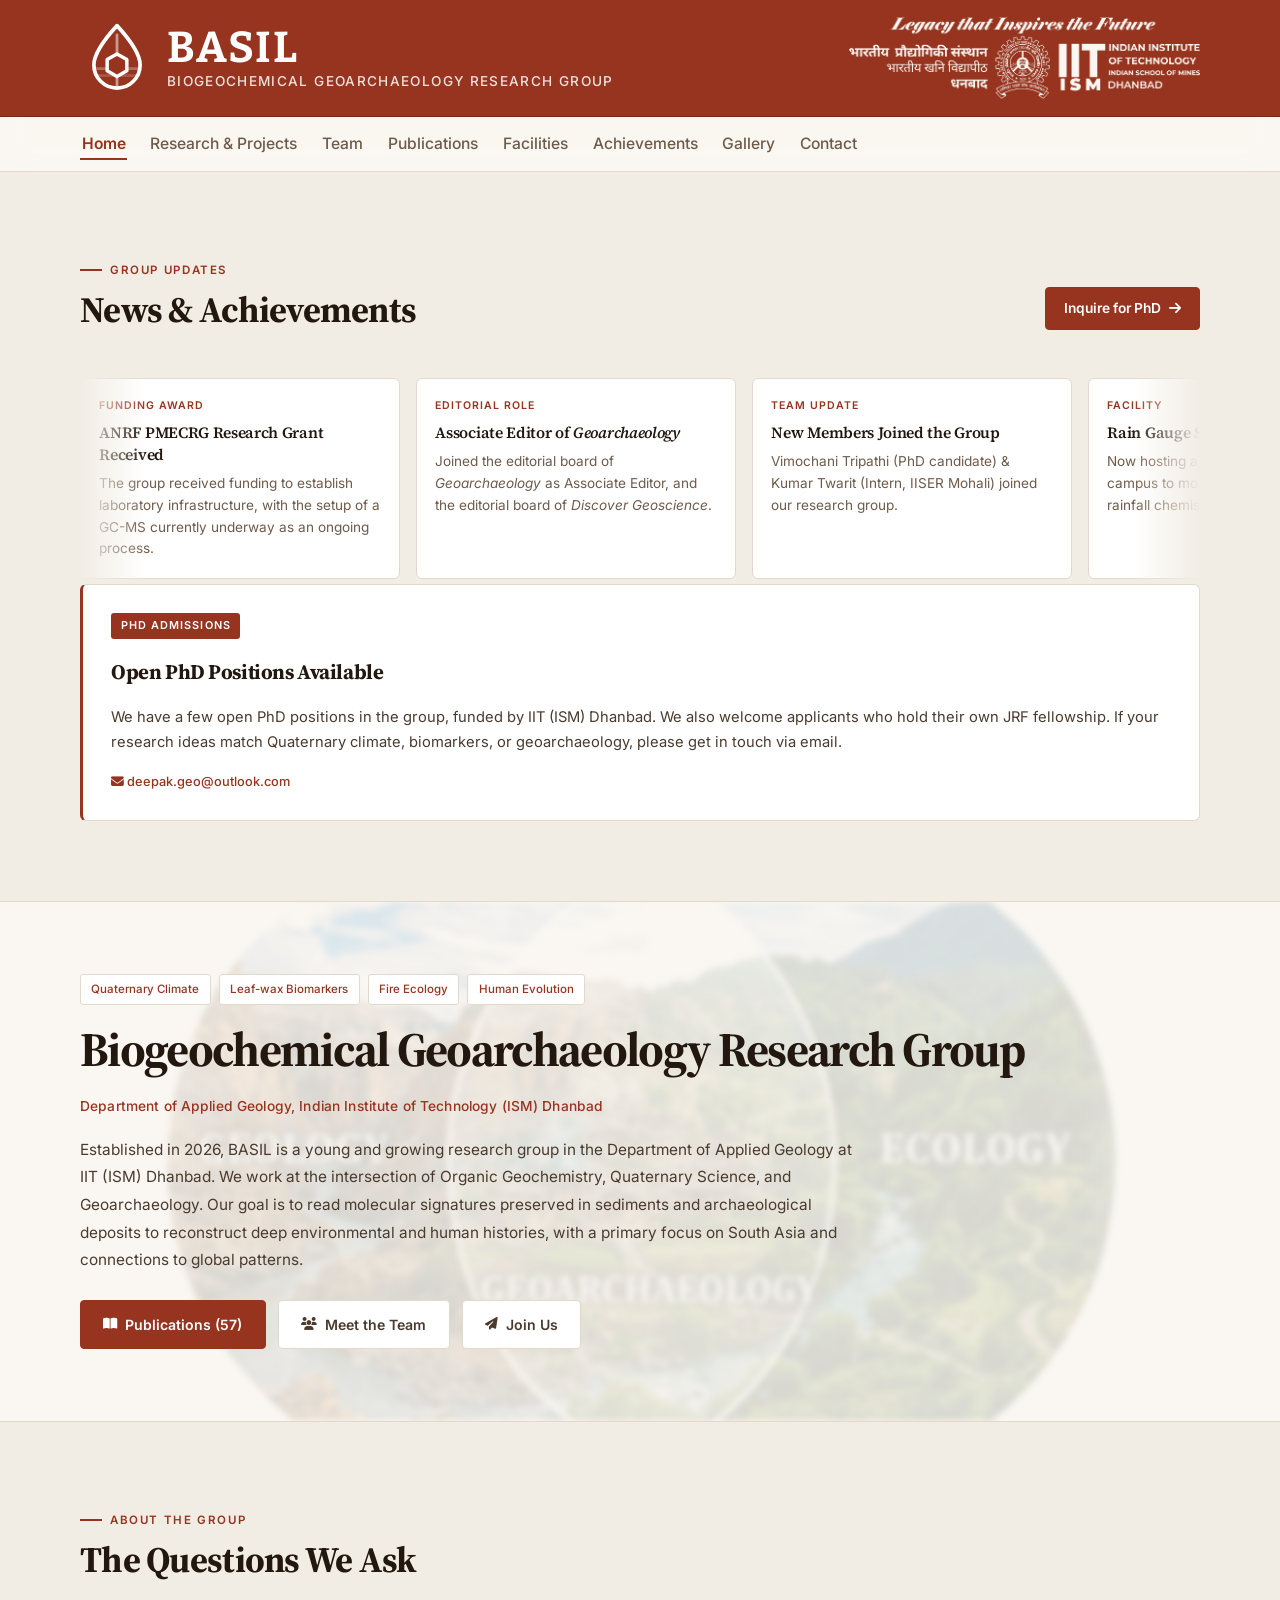
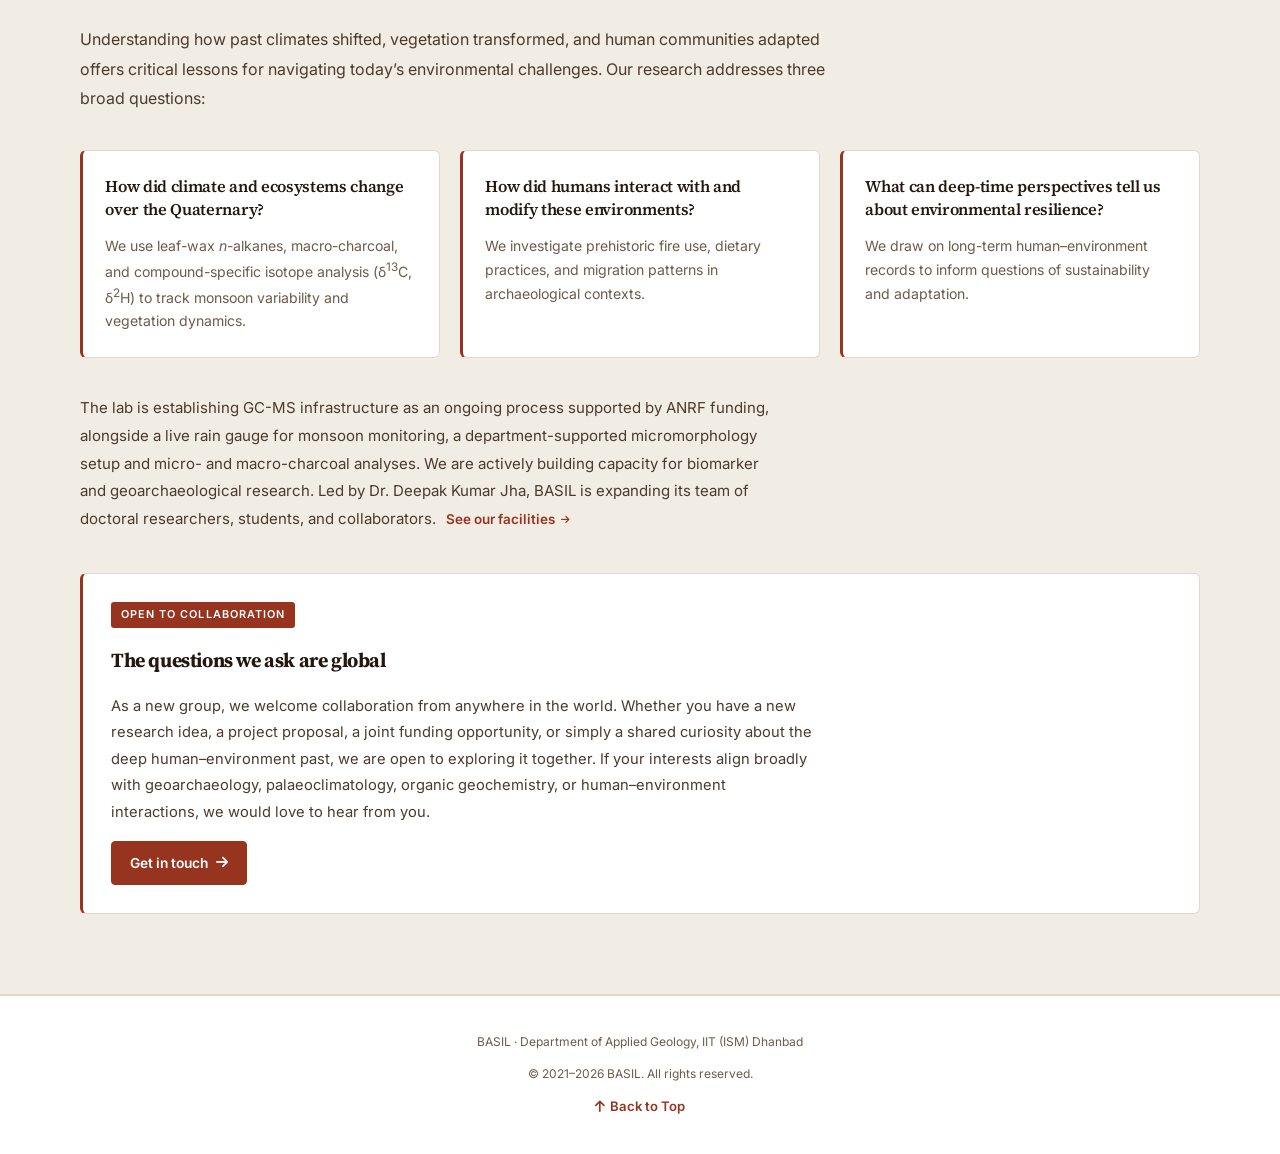
<file: index.html>
<!DOCTYPE html>
<!--
  ============================================================================
  BASIL - Biogeochemical Geoarchaeology Research Group
  Department of Applied Geology, IIT (ISM) Dhanbad

  PAGE: Home - hero introduction, partner logos, news & achievements

  HOW TO EDIT THIS PAGE
  ---------------------
  * Everything a visitor reads lives between <main> and </main> below.
  * The header/nav and footer are repeated on every page. If you change them,
    change them in ALL .html files (see README.md -> "Editing the navigation").
  * Styling lives in assets/css/style.css - colours are set once at the top.
  * Publications are DATA, not markup: edit assets/js/publications.js.
  * See README.md in the project root for step-by-step instructions.
  ============================================================================
-->
<html lang="en">
<head>
  <meta charset="UTF-8">
  <meta name="viewport" content="width=device-width, initial-scale=1.0">
  <title>BASIL | Biogeochemical Geoarchaeology Research Group | IIT (ISM) Dhanbad</title>

  <!-- SEO & academic metadata -->
  <meta name="description" content="BASIL, the Biogeochemical Geoarchaeology Research Group in the Department of Applied Geology at IIT (ISM) Dhanbad. Research on Quaternary climate, leaf-wax biomarkers and geoarchaeology.">
  <meta name="keywords" content="BASIL, Biogeochemical Geoarchaeology Research Group, Deepak Kumar Jha, geoarchaeology, leaf wax biomarkers, n-alkanes, Quaternary climate, IIT ISM Dhanbad, fire ecology, Belan Valley">
  <meta name="author" content="BASIL - Biogeochemical Geoarchaeology Research Group, IIT (ISM) Dhanbad">

  <!-- Link preview (WhatsApp, X, LinkedIn) -->
  <meta property="og:title" content="BASIL | Biogeochemical Geoarchaeology Research Group | IIT (ISM) Dhanbad">
  <meta property="og:description" content="BASIL, the Biogeochemical Geoarchaeology Research Group in the Department of Applied Geology at IIT (ISM) Dhanbad. Research on Quaternary climate, leaf-wax biomarkers and geoarchaeology.">
  <meta property="og:image" content="assets/images/wix_gallery_exact/wix_field_visit_35.jpg">
  <meta property="og:type" content="website">

  <!-- Fonts: Bitter (BASIL wordmark) + Source Serif 4 (headings) + Inter (body) -->
  <link rel="preconnect" href="https://fonts.googleapis.com">
  <link rel="preconnect" href="https://fonts.gstatic.com" crossorigin>
  <link href="https://fonts.googleapis.com/css2?family=Bitter:wght@600;700&family=Inter:wght@400;500;600&family=Source+Serif+4:opsz,wght@8..60,400;8..60,600;8..60,700&display=swap" rel="stylesheet">
  <link rel="stylesheet" href="https://cdnjs.cloudflare.com/ajax/libs/font-awesome/6.4.0/css/all.min.css">

  <link rel="stylesheet" href="assets/css/style.css?v=20261114-1">

  <!-- Marks that JavaScript is available, before the page paints, so the
       scroll animations never leave content invisible if JS is switched off. -->
  <script>document.documentElement.classList.add('js');</script>
</head>
<body>

  <!-- ==== HEADER / NAVIGATION (same on every page) ==================== -->
  <header class="header-nav" id="header">
    <!-- Row 1: group identity and host institution -->
    <div class="brand-bar">
      <div class="container brand-bar-inner">
      <a href="index.html" class="brand-logo">
        <svg class="brand-mark" viewBox="0 0 64 64" aria-hidden="true" focusable="false"><defs><clipPath id="basilLeaf"><path d="M32 4C43 16 52 28 52 38a20 20 0 0 1-40 0C12 28 21 16 32 4Z"/></clipPath></defs><g clip-path="url(#basilLeaf)"><rect x="0" y="40" width="64" height="2.4" fill="currentColor" opacity=".28"/><rect x="0" y="46" width="64" height="2.4" fill="currentColor" opacity=".18"/></g><path d="M32 4C43 16 52 28 52 38a20 20 0 0 1-40 0C12 28 21 16 32 4Z" fill="none" stroke="currentColor" stroke-width="3.2" stroke-linejoin="round"/><path d="M32 12v46" stroke="currentColor" stroke-width="2.4" stroke-linecap="round" opacity=".5"/><path class="brand-mark-core" d="M32 28.5 40.5 33.4v9.7L32 48l-8.5-4.9v-9.7Z" fill="var(--paper, #fff)" stroke="currentColor" stroke-width="3" stroke-linejoin="round"/></svg>
        <div class="brand-text">
          <span class="brand-name">BASIL</span>
          <span class="brand-sub">Biogeochemical Geoarchaeology Research Group</span>
        </div>
      </a>

      <!-- Host institution. iitism_logo.png is the compact round emblem if
           you ever want a narrower header. -->
      <a class="brand-inst" href="https://www.iitism.ac.in" target="_blank" rel="noopener"
         aria-label="Indian Institute of Technology (ISM) Dhanbad"
         title="Indian Institute of Technology (ISM) Dhanbad">
        <span class="brand-inst-mark" role="img" aria-label="IIT (ISM) Dhanbad"></span>
      </a>
      </div>
    </div>

    <!-- Row 2: navigation -->
    <div class="container nav-container">
      <div class="nav-menu">
        <ul class="nav-links" id="nav-links">
          <li><a href="index.html" class="nav-link active">Home</a></li>
          <li><a href="research.html" class="nav-link">Research &amp; Projects</a></li>
          <li><a href="team.html" class="nav-link">Team</a></li>
          <li><a href="publications.html" class="nav-link">Publications</a></li>
          <li><a href="facilities.html" class="nav-link">Facilities</a></li>
          <li><a href="achievements.html" class="nav-link">Achievements</a></li>
          <li><a href="gallery.html" class="nav-link">Gallery</a></li>
          <li><a href="contact.html" class="nav-link">Contact</a></li>
        </ul>

        <div class="nav-actions">
          <button id="mobile-menu-btn" class="mobile-menu-btn" aria-label="Open navigation menu">
            <i class="fa-solid fa-bars"></i>
          </button>
        </div>
      </div>
    </div>
    <div class="scroll-progress" id="scroll-progress"></div>
  </header>

  <!-- ==== PAGE CONTENT =============================================== -->
  <main class="page-main">
<section class="news-section" id="news">
    <div class="container">
      <div class="section-header" data-reveal="left">
        <div>
          <span class="section-kicker">Group Updates</span>
          <h2 class="section-title">News &amp; Achievements</h2>
        </div>
        <a href="mailto:deepak.geo@outlook.com?subject=PhD Application Inquiry" class="header-btn">
          Inquire for PhD <i class="fa-solid fa-arrow-right"></i>
        </a>
      </div>

      <!-- ==== NEWS TICKER ==============================================
           Scrolls continuously and pauses when you hover or tab into it.
           To add an update, copy one whole .news-item-card block below.
           The scrolling copy is generated automatically - only add cards
           here, never duplicate them by hand.
           ============================================================== -->
      <div class="news-marquee" id="news-marquee" data-reveal="fade">
        <div class="news-track" id="news-track">

          <div class="news-item-card">
            <span class="news-date">Funding Award</span>
            <h4>ANRF PMECRG Research Grant Received</h4>
            <p>The group received funding to establish laboratory infrastructure, with the setup of a GC-MS currently underway as an ongoing process.</p>
          </div>

          <div class="news-item-card">
            <span class="news-date">Editorial Role</span>
            <h4>Associate Editor of <em>Geoarchaeology</em></h4>
            <p>Joined the editorial board of <em>Geoarchaeology</em> as Associate Editor, and the editorial board of <em>Discover Geoscience</em>.</p>
          </div>

          <div class="news-item-card">
            <span class="news-date">Team Update</span>
            <h4>New Members Joined the Group</h4>
            <p>Vimochani Tripathi (PhD candidate) &amp; Kumar Twarit (Intern, IISER Mohali) joined our research group.</p>
          </div>

          <div class="news-item-card">
            <span class="news-date">Facility</span>
            <h4>Rain Gauge Station Installed</h4>
            <p>Now hosting a rain gauge station on campus to monitor monsoon variability and rainfall chemistry.</p>
          </div>

        </div>
      </div>

      <!-- Featured call-out. Edit the text below to change it. -->
      <div class="featured-news-box" data-reveal="left">
        <span class="box-tag">PhD Admissions</span>
        <h3>Open PhD Positions Available</h3>
        <p>
          We have a few open PhD positions in the group, funded by IIT (ISM) Dhanbad. We also welcome applicants who hold their own JRF fellowship. If your research ideas match Quaternary climate, biomarkers, or geoarchaeology, please get in touch via email.
        </p>
        <div class="box-footer">
          <span class="contact-email"><i class="fa-solid fa-envelope"></i> deepak.geo@outlook.com</span>
        </div>
      </div>
    </div>
  </section>
<section class="hero-section" id="home">
    <div class="container hero-single">
      <div class="hero-content">
        <div class="badge-group">
          <span class="badge-tag">Quaternary Climate</span>
          <span class="badge-tag">Leaf-wax Biomarkers</span>
          <span class="badge-tag">Fire Ecology</span>
          <span class="badge-tag">Human Evolution</span>
        </div>

        <h1 class="hero-title">Biogeochemical Geoarchaeology Research Group</h1>

        <p class="hero-subtitle">
          Department of Applied Geology, Indian Institute of Technology (ISM) Dhanbad
        </p>

        <p class="hero-bio">
          Established in 2026, BASIL is a young and growing research group in the Department of Applied Geology at IIT (ISM) Dhanbad. We work at the intersection of Organic Geochemistry, Quaternary Science, and Geoarchaeology. Our goal is to read molecular signatures preserved in sediments and archaeological deposits to reconstruct deep environmental and human histories, with a primary focus on South Asia and connections to global patterns.
        </p>

        <div class="hero-cta">
          <a href="publications.html" class="btn-primary">
            <i class="fa-solid fa-book-open"></i> Publications
          </a>
          <a href="team.html" class="btn-secondary">
            <i class="fa-solid fa-users"></i> Meet the Team
          </a>
          <a href="contact.html" class="btn-secondary">
            <i class="fa-solid fa-paper-plane"></i> Join Us
          </a>
        </div>

      </div>

    </div>
  </section>
<!-- ==== ABOUT THE GROUP ============================================
       The three questions below are the group's own framing of its work.
       To add a fourth, copy one whole <article class="question-card">
       block and change its heading and paragraph.
       ================================================================ -->
  <section class="group-about" id="about">
    <div class="container">
      <div class="section-header" data-reveal="left">
        <div>
          <span class="section-kicker">About the Group</span>
          <h2 class="section-title">The Questions We Ask</h2>
        </div>
      </div>

      <p class="about-lead" data-reveal="left">
        Understanding how past climates shifted, vegetation transformed, and human communities adapted offers critical lessons for navigating today&rsquo;s environmental challenges. Our research addresses three broad questions:
      </p>

      <div class="question-grid">

        <article class="question-card" data-reveal="left">
          <h3>How did climate and ecosystems change over the Quaternary?</h3>
          <p>
            We use leaf-wax <i>n</i>-alkanes, macro-charcoal, and compound-specific
            isotope analysis (&delta;<sup>13</sup>C, &delta;<sup>2</sup>H) to track
            monsoon variability and vegetation dynamics.
          </p>
        </article>

        <article class="question-card" data-reveal="left">
          <h3>How did humans interact with and modify these environments?</h3>
          <p>
            We investigate prehistoric fire use, dietary practices, and migration
            patterns in archaeological contexts.
          </p>
        </article>

        <article class="question-card" data-reveal="left">
          <h3>What can deep-time perspectives tell us about environmental resilience?</h3>
          <p>
            We draw on long-term human&ndash;environment records to inform questions
            of sustainability and adaptation.
          </p>
        </article>

      </div>

      <p class="about-capacity" data-reveal="left">
        The lab is establishing GC-MS infrastructure as an ongoing process supported by ANRF funding, alongside a live rain gauge for monsoon monitoring, a department-supported micromorphology setup and micro- and macro-charcoal analyses. We are actively building capacity for biomarker and geoarchaeological research. Led by Dr. Deepak Kumar Jha, BASIL is expanding its team of doctoral researchers, students, and collaborators.
        <a href="facilities.html" class="inline-link">See our facilities <i class="fa-solid fa-arrow-right"></i></a>
      </p>

      <div class="collab-box" data-reveal="left">
        <span class="box-tag">Open to Collaboration</span>
        <h3>The questions we ask are global</h3>
        <p>
          As a new group, we welcome collaboration from anywhere in the world. Whether you have a new research idea, a project proposal, a joint funding opportunity, or simply a shared curiosity about the deep human&ndash;environment past, we are open to exploring it together. If your interests align broadly with geoarchaeology, palaeoclimatology, organic geochemistry, or human&ndash;environment interactions, we would love to hear from you.
        </p>
        <div class="box-footer">
          <a href="contact.html" class="header-btn">Get in touch <i class="fa-solid fa-arrow-right"></i></a>
        </div>
      </div>
    </div>
  </section>
  </main>

  <!-- ==== FOOTER (same on every page) ================================ -->
  <footer class="footer">
    <div class="container footer-content">
      <p>BASIL &middot; Department of Applied Geology, IIT (ISM) Dhanbad</p>
      <p>&copy; 2021&ndash;2026 BASIL. All rights reserved.</p>
      <!-- Filled in by app.js from an external counter. Stays hidden if the
           service cannot be reached, so a broken counter never shows. -->
      <p class="visitor-count" id="visitor-count" hidden></p>
      <a href="#" class="back-to-top"><i class="fa-solid fa-arrow-up"></i> Back to Top</a>
    </div>
  </footer>

  <button class="scroll-top-fab" id="scroll-top-fab" aria-label="Scroll back to top">
    <i class="fa-solid fa-arrow-up"></i>
  </button>

  <!-- Publication data first, then the behaviour that renders it -->
  <script src="assets/js/publications.js?v=20261114-1"></script>
  <script src="assets/js/app.js?v=20261114-1"></script>

  <!-- Visitor statistics. The dashboard lives at
       https://basilrg.goatcounter.com - sign in there to see the numbers.
       Loads after the page, so it never delays anything a reader sees. -->
  <script data-goatcounter="https://basilrg.goatcounter.com/count"
          async src="https://gc.zgo.at/count.js"></script>
</body>
</html>
</file>
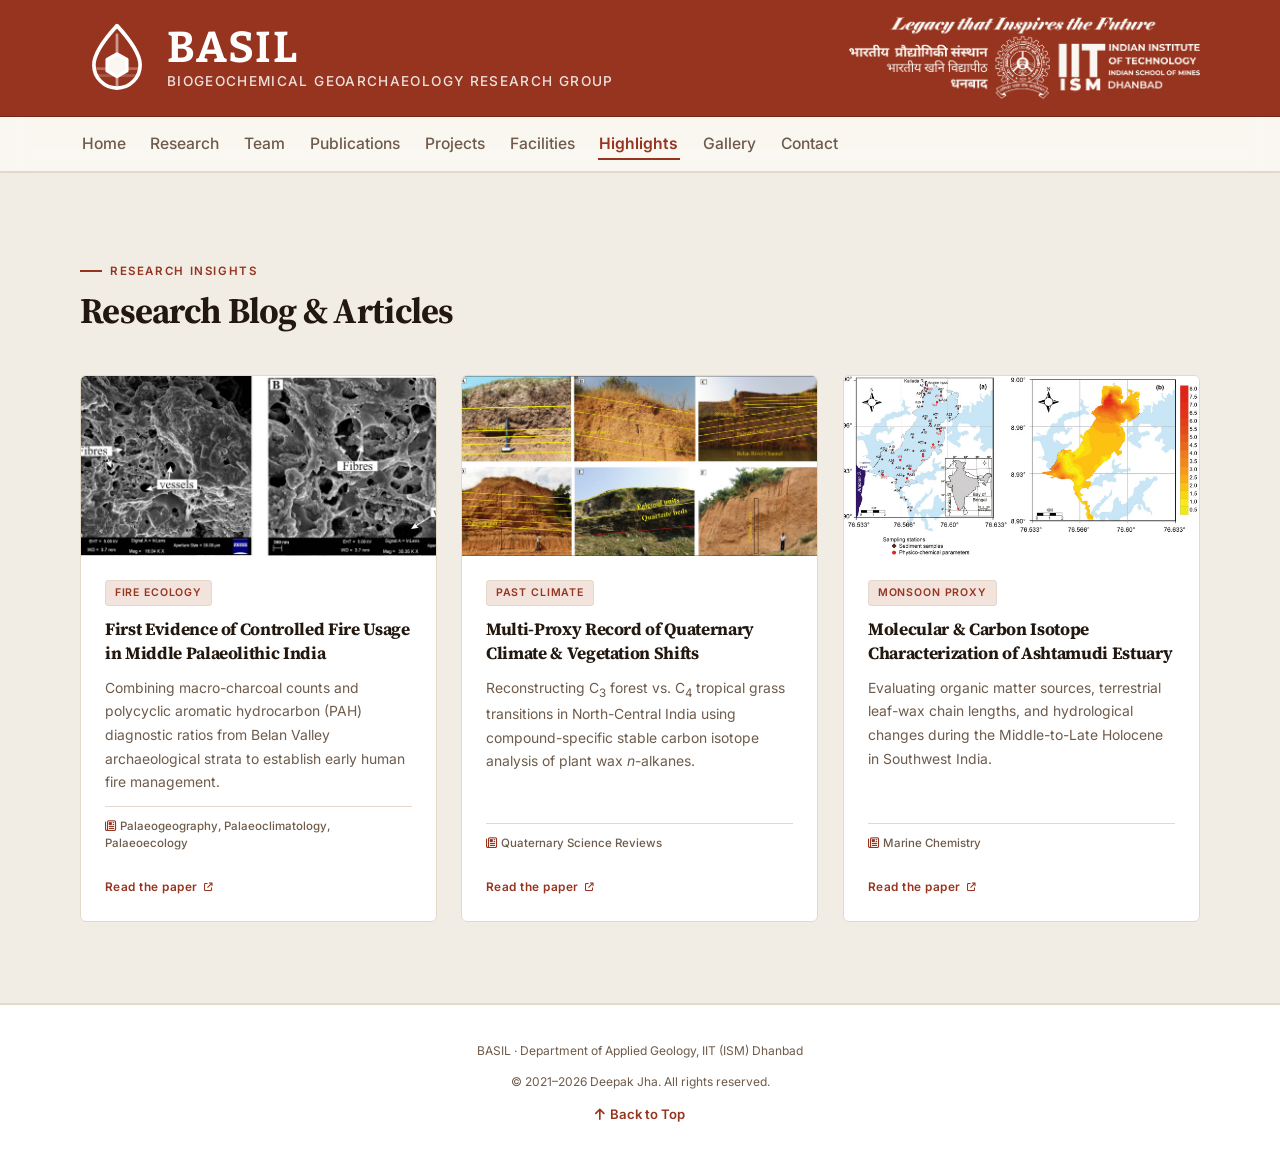
<file: blog.html>
<!DOCTYPE html>
<!--
  ============================================================================
  BASIL - Biogeochemical Geoarchaeology Research Group
  Department of Applied Geology, IIT (ISM) Dhanbad

  PAGE: Highlights - one .blog-card block per article

  HOW TO EDIT THIS PAGE
  ---------------------
  * Everything a visitor reads lives between <main> and </main> below.
  * The header/nav and footer are repeated on every page. If you change them,
    change them in ALL .html files (see README.md -> "Editing the navigation").
  * Styling lives in assets/css/style.css - colours are set once at the top.
  * Publications are DATA, not markup: edit assets/js/publications.js.
  * See README.md in the project root for step-by-step instructions.
  ============================================================================
-->
<html lang="en">
<head>
  <meta charset="UTF-8">
  <meta name="viewport" content="width=device-width, initial-scale=1.0">
  <title>Highlights | BASIL | IIT (ISM) Dhanbad</title>

  <!-- SEO & academic metadata -->
  <meta name="description" content="Research highlights and article summaries from BASIL.">
  <meta name="keywords" content="BASIL, Biogeochemical Geoarchaeology Research Group, Deepak Kumar Jha, geoarchaeology, leaf wax biomarkers, n-alkanes, stable isotopes, Quaternary climate, IIT ISM Dhanbad, fire ecology, Belan Valley">
  <meta name="author" content="BASIL - Biogeochemical Geoarchaeology Research Group, IIT (ISM) Dhanbad">

  <!-- Link preview (WhatsApp, X, LinkedIn) -->
  <meta property="og:title" content="Highlights | BASIL | IIT (ISM) Dhanbad">
  <meta property="og:description" content="Research highlights and article summaries from BASIL.">
  <meta property="og:image" content="assets/images/wix_gallery_exact/wix_field_visit_35.jpg">
  <meta property="og:type" content="website">

  <!-- Fonts: Bitter (BASIL wordmark) + Source Serif 4 (headings) + Inter (body) -->
  <link rel="preconnect" href="https://fonts.googleapis.com">
  <link rel="preconnect" href="https://fonts.gstatic.com" crossorigin>
  <link href="https://fonts.googleapis.com/css2?family=Bitter:wght@600;700&family=Inter:wght@400;500;600&family=Source+Serif+4:opsz,wght@8..60,400;8..60,600;8..60,700&display=swap" rel="stylesheet">
  <link rel="stylesheet" href="https://cdnjs.cloudflare.com/ajax/libs/font-awesome/6.4.0/css/all.min.css">

  <link rel="stylesheet" href="assets/css/style.css">

  <!-- Marks that JavaScript is available, before the page paints, so the
       scroll animations never leave content invisible if JS is switched off. -->
  <script>document.documentElement.classList.add('js');</script>
</head>
<body>

  <!-- ==== HEADER / NAVIGATION (same on every page) ==================== -->
  <header class="header-nav" id="header">
    <!-- Row 1: group identity and host institution -->
    <div class="brand-bar">
      <div class="container brand-bar-inner">
      <a href="index.html" class="brand-logo">
        <svg class="brand-mark" viewBox="0 0 64 64" aria-hidden="true" focusable="false"><defs><clipPath id="basilLeaf"><path d="M32 4C43 16 52 28 52 38a20 20 0 0 1-40 0C12 28 21 16 32 4Z"/></clipPath></defs><g clip-path="url(#basilLeaf)"><rect x="0" y="40" width="64" height="2.4" fill="currentColor" opacity=".28"/><rect x="0" y="46" width="64" height="2.4" fill="currentColor" opacity=".18"/></g><path d="M32 4C43 16 52 28 52 38a20 20 0 0 1-40 0C12 28 21 16 32 4Z" fill="none" stroke="currentColor" stroke-width="3.2" stroke-linejoin="round"/><path d="M32 12v46" stroke="currentColor" stroke-width="2.4" stroke-linecap="round" opacity=".5"/><path d="M32 28.5 40.5 33.4v9.7L32 48l-8.5-4.9v-9.7Z" fill="var(--paper, #fff)" stroke="currentColor" stroke-width="3" stroke-linejoin="round"/></svg>
        <div class="brand-text">
          <span class="brand-name">BASIL</span>
          <span class="brand-sub">Biogeochemical Geoarchaeology Research Group</span>
        </div>
      </a>

      <!-- Host institution. iitism_logo.png is the compact round emblem if
           you ever want a narrower header. -->
      <a class="brand-inst" href="https://www.iitism.ac.in" target="_blank" rel="noopener"
         aria-label="Indian Institute of Technology (ISM) Dhanbad"
         title="Indian Institute of Technology (ISM) Dhanbad">
        <span class="brand-inst-mark" role="img" aria-label="IIT (ISM) Dhanbad"></span>
      </a>
      </div>
    </div>

    <!-- Row 2: navigation -->
    <div class="container nav-container">
      <div class="nav-menu">
        <ul class="nav-links" id="nav-links">
          <li><a href="index.html" class="nav-link">Home</a></li>
          <li><a href="research.html" class="nav-link">Research</a></li>
          <li><a href="team.html" class="nav-link">Team</a></li>
          <li><a href="publications.html" class="nav-link">Publications</a></li>
          <li><a href="projects.html" class="nav-link">Projects</a></li>
          <li><a href="facilities.html" class="nav-link">Facilities</a></li>
          <li><a href="blog.html" class="nav-link active">Highlights</a></li>
          <li><a href="gallery.html" class="nav-link">Gallery</a></li>
          <li><a href="contact.html" class="nav-link">Contact</a></li>
        </ul>

        <div class="nav-actions">
          <button id="mobile-menu-btn" class="mobile-menu-btn" aria-label="Open navigation menu">
            <i class="fa-solid fa-bars"></i>
          </button>
        </div>
      </div>
    </div>
    <div class="scroll-progress" id="scroll-progress"></div>
  </header>

  <!-- ==== PAGE CONTENT =============================================== -->
  <main class="page-main">
<section class="blog-section" id="blog">
    <div class="container">
      <div class="section-header" data-reveal="left">
        <div>
          <span class="section-kicker">Research Insights</span>
          <h2 class="section-title">Research Blog &amp; Articles</h2>
        </div>
      </div>

      <div class="blog-grid">
        <a class="blog-card" data-reveal="left" href="https://doi.org/10.1016/j.palaeo.2020.110151" target="_blank" rel="noopener">
          <div class="blog-img-wrap">
            <img src="assets/images/article_fire.jpg" alt="Controlled Use of Fire" class="blog-img">
          </div>
          <div class="blog-content">
            <span class="blog-tag">Fire Ecology</span>
            <h3>First Evidence of Controlled Fire Usage in Middle Palaeolithic India</h3>
            <p>Combining macro-charcoal counts and polycyclic aromatic hydrocarbon (PAH) diagnostic ratios from Belan Valley archaeological strata to establish early human fire management.</p>
            <div class="blog-meta">
              <span><i class="fa-regular fa-newspaper"></i> Palaeogeography, Palaeoclimatology, Palaeoecology</span>
            </div>
            <span class="blog-readmore">Read the paper <i class="fa-solid fa-arrow-up-right-from-square"></i></span>
          </div>
        </a>

        <a class="blog-card" data-reveal="left" href="https://doi.org/10.1016/j.quascirev.2019.106121" target="_blank" rel="noopener">
          <div class="blog-img-wrap">
            <img src="assets/images/article_quaternary.jpg" alt="Quaternary Climate" class="blog-img">
          </div>
          <div class="blog-content">
            <span class="blog-tag">Past Climate</span>
            <h3>Multi-Proxy Record of Quaternary Climate &amp; Vegetation Shifts</h3>
            <p>Reconstructing C<sub>3</sub> forest vs. C<sub>4</sub> tropical grass transitions in North-Central India using compound-specific stable carbon isotope analysis of plant wax <i>n</i>-alkanes.</p>
            <div class="blog-meta">
              <span><i class="fa-regular fa-newspaper"></i> Quaternary Science Reviews</span>
            </div>
            <span class="blog-readmore">Read the paper <i class="fa-solid fa-arrow-up-right-from-square"></i></span>
          </div>
        </a>

        <a class="blog-card" data-reveal="left" href="https://doi.org/10.1016/J.MARCHEM.2017.08.002" target="_blank" rel="noopener">
          <div class="blog-img-wrap">
            <img src="assets/images/article_ashtamudi.jpg" alt="Ashtamudi Estuary" class="blog-img">
          </div>
          <div class="blog-content">
            <span class="blog-tag">Monsoon Proxy</span>
            <h3>Molecular &amp; Carbon Isotope Characterization of Ashtamudi Estuary</h3>
            <p>Evaluating organic matter sources, terrestrial leaf-wax chain lengths, and hydrological changes during the Middle-to-Late Holocene in Southwest India.</p>
            <div class="blog-meta">
              <span><i class="fa-regular fa-newspaper"></i> Marine Chemistry</span>
            </div>
            <span class="blog-readmore">Read the paper <i class="fa-solid fa-arrow-up-right-from-square"></i></span>
          </div>
        </a>
      </div>
    </div>
  </section>
  </main>

  <!-- ==== FOOTER (same on every page) ================================ -->
  <footer class="footer">
    <div class="container footer-content">
      <p>BASIL &middot; Department of Applied Geology, IIT (ISM) Dhanbad</p>
      <p>&copy; 2021&ndash;2026 Deepak Jha. All rights reserved.</p>
      <a href="#" class="back-to-top"><i class="fa-solid fa-arrow-up"></i> Back to Top</a>
    </div>
  </footer>

  <button class="scroll-top-fab" id="scroll-top-fab" aria-label="Scroll back to top">
    <i class="fa-solid fa-arrow-up"></i>
  </button>

  <!-- Publication data first, then the behaviour that renders it -->
  <script src="assets/js/publications.js"></script>
  <script src="assets/js/app.js"></script>
</body>
</html>
</file>
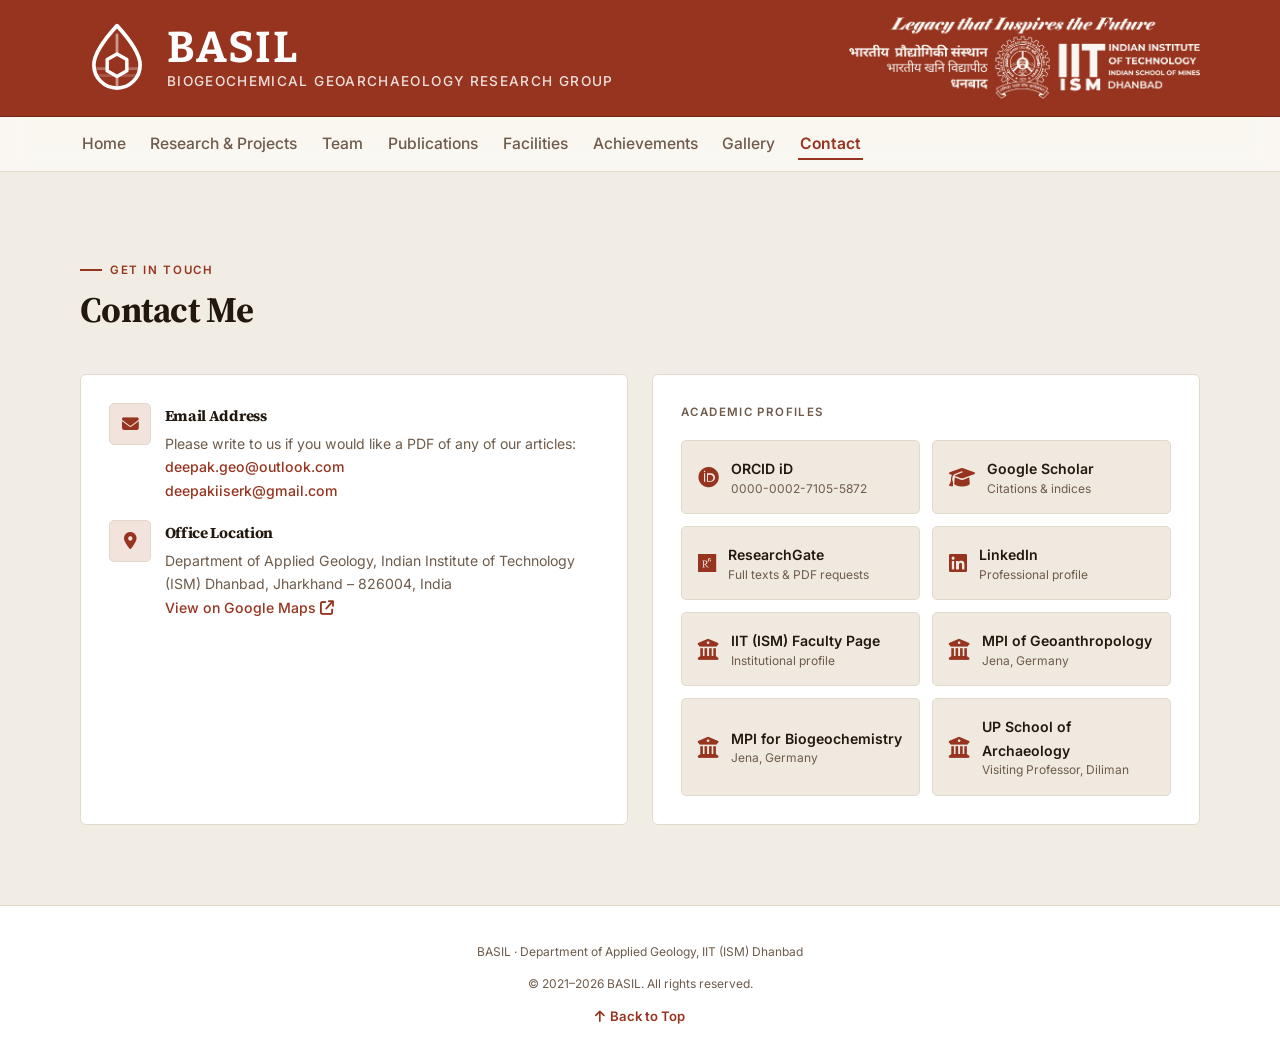
<file: contact.html>
<!DOCTYPE html>
<!--
  ============================================================================
  BASIL - Biogeochemical Geoarchaeology Research Group
  Department of Applied Geology, IIT (ISM) Dhanbad

  PAGE: Contact details and academic profile links

  HOW TO EDIT THIS PAGE
  ---------------------
  * Everything a visitor reads lives between <main> and </main> below.
  * The header/nav and footer are repeated on every page. If you change them,
    change them in ALL .html files (see README.md -> "Editing the navigation").
  * Styling lives in assets/css/style.css - colours are set once at the top.
  * Publications are DATA, not markup: edit assets/js/publications.js.
  * See README.md in the project root for step-by-step instructions.
  ============================================================================
-->
<html lang="en">
<head>
  <meta charset="UTF-8">
  <meta name="viewport" content="width=device-width, initial-scale=1.0">
  <title>Contact | BASIL | IIT (ISM) Dhanbad</title>

  <!-- SEO & academic metadata -->
  <meta name="description" content="Contact details and academic profiles for BASIL and Dr. Deepak Kumar Jha.">
  <meta name="keywords" content="BASIL, Biogeochemical Geoarchaeology Research Group, Deepak Kumar Jha, geoarchaeology, leaf wax biomarkers, n-alkanes, stable isotopes, Quaternary climate, IIT ISM Dhanbad, fire ecology, Belan Valley">
  <meta name="author" content="BASIL - Biogeochemical Geoarchaeology Research Group, IIT (ISM) Dhanbad">

  <!-- Link preview (WhatsApp, X, LinkedIn) -->
  <meta property="og:title" content="Contact | BASIL | IIT (ISM) Dhanbad">
  <meta property="og:description" content="Contact details and academic profiles for BASIL and Dr. Deepak Kumar Jha.">
  <meta property="og:image" content="assets/images/wix_gallery_exact/wix_field_visit_35.jpg">
  <meta property="og:type" content="website">

  <!-- Fonts: Bitter (BASIL wordmark) + Source Serif 4 (headings) + Inter (body) -->
  <link rel="preconnect" href="https://fonts.googleapis.com">
  <link rel="preconnect" href="https://fonts.gstatic.com" crossorigin>
  <link href="https://fonts.googleapis.com/css2?family=Bitter:wght@600;700&family=Inter:wght@400;500;600&family=Source+Serif+4:opsz,wght@8..60,400;8..60,600;8..60,700&display=swap" rel="stylesheet">
  <link rel="stylesheet" href="https://cdnjs.cloudflare.com/ajax/libs/font-awesome/6.4.0/css/all.min.css">

  <link rel="stylesheet" href="assets/css/style.css?v=20261114-1">

  <!-- Marks that JavaScript is available, before the page paints, so the
       scroll animations never leave content invisible if JS is switched off. -->
  <script>document.documentElement.classList.add('js');</script>
</head>
<body>

  <!-- ==== HEADER / NAVIGATION (same on every page) ==================== -->
  <header class="header-nav" id="header">
    <!-- Row 1: group identity and host institution -->
    <div class="brand-bar">
      <div class="container brand-bar-inner">
      <a href="index.html" class="brand-logo">
        <svg class="brand-mark" viewBox="0 0 64 64" aria-hidden="true" focusable="false"><defs><clipPath id="basilLeaf"><path d="M32 4C43 16 52 28 52 38a20 20 0 0 1-40 0C12 28 21 16 32 4Z"/></clipPath></defs><g clip-path="url(#basilLeaf)"><rect x="0" y="40" width="64" height="2.4" fill="currentColor" opacity=".28"/><rect x="0" y="46" width="64" height="2.4" fill="currentColor" opacity=".18"/></g><path d="M32 4C43 16 52 28 52 38a20 20 0 0 1-40 0C12 28 21 16 32 4Z" fill="none" stroke="currentColor" stroke-width="3.2" stroke-linejoin="round"/><path d="M32 12v46" stroke="currentColor" stroke-width="2.4" stroke-linecap="round" opacity=".5"/><path class="brand-mark-core" d="M32 28.5 40.5 33.4v9.7L32 48l-8.5-4.9v-9.7Z" fill="var(--paper, #fff)" stroke="currentColor" stroke-width="3" stroke-linejoin="round"/></svg>
        <div class="brand-text">
          <span class="brand-name">BASIL</span>
          <span class="brand-sub">Biogeochemical Geoarchaeology Research Group</span>
        </div>
      </a>

      <!-- Host institution. iitism_logo.png is the compact round emblem if
           you ever want a narrower header. -->
      <a class="brand-inst" href="https://www.iitism.ac.in" target="_blank" rel="noopener"
         aria-label="Indian Institute of Technology (ISM) Dhanbad"
         title="Indian Institute of Technology (ISM) Dhanbad">
        <span class="brand-inst-mark" role="img" aria-label="IIT (ISM) Dhanbad"></span>
      </a>
      </div>
    </div>

    <!-- Row 2: navigation -->
    <div class="container nav-container">
      <div class="nav-menu">
        <ul class="nav-links" id="nav-links">
          <li><a href="index.html" class="nav-link">Home</a></li>
          <li><a href="research.html" class="nav-link">Research &amp; Projects</a></li>
          <li><a href="team.html" class="nav-link">Team</a></li>
          <li><a href="publications.html" class="nav-link">Publications</a></li>
          <li><a href="facilities.html" class="nav-link">Facilities</a></li>
          <li><a href="achievements.html" class="nav-link">Achievements</a></li>
          <li><a href="gallery.html" class="nav-link">Gallery</a></li>
          <li><a href="contact.html" class="nav-link active">Contact</a></li>
        </ul>

        <div class="nav-actions">
          <button id="mobile-menu-btn" class="mobile-menu-btn" aria-label="Open navigation menu">
            <i class="fa-solid fa-bars"></i>
          </button>
        </div>
      </div>
    </div>
    <div class="scroll-progress" id="scroll-progress"></div>
  </header>

  <!-- ==== PAGE CONTENT =============================================== -->
  <main class="page-main">
<section id="contact" class="contact-section">
    <div class="container">
      <div class="section-header" data-reveal="left">
        <div>
          <span class="section-kicker">Get In Touch</span>
          <h2 class="section-title">Contact Me</h2>
        </div>
      </div>

      <div class="contact-grid">
        <div class="contact-card" data-reveal="left">
          <!-- The "Request PDF" buttons on the Publications page link here.
               When they do, the paper title arrives as ?paper=... and the
               note below is filled in automatically (see app.js). -->
          <div class="contact-item" id="request-pdf">
            <div class="contact-icon"><i class="fa-solid fa-envelope"></i></div>
            <div class="contact-details">
              <h4>Email Address</h4>
              <p>Please write to us if you would like a PDF of any of our articles:</p>
              <p><a class="contact-mail" href="mailto:deepak.geo@outlook.com">deepak.geo@outlook.com</a></p>
              <p><a class="contact-mail" href="mailto:deepakiiserk@gmail.com">deepakiiserk@gmail.com</a></p>
              <p class="pdf-request-note" id="pdf-request-note" hidden></p>
            </div>
          </div>

          <div class="contact-item">
            <div class="contact-icon"><i class="fa-solid fa-location-dot"></i></div>
            <div class="contact-details">
              <h4>Office Location</h4>
              <p>Department of Applied Geology, Indian Institute of Technology (ISM) Dhanbad, Jharkhand &ndash; 826004, India</p>
              <!-- Opens the department's own Google Maps pin directly. The cid
                   is Google's permanent id for the place, so this does not go
                   through a search and cannot drift onto a different result. -->
              <p><a href="https://maps.google.com/?cid=4469593135627268504" target="_blank" rel="noopener">View on Google Maps <i class="fa-solid fa-arrow-up-right-from-square"></i></a></p>
            </div>
          </div>
        </div>

        <div class="contact-card" data-reveal="left">
          <h4>Academic Profiles</h4>
          <div class="academic-links-grid">
            <!-- Profile links. Add another by copying one whole <a> block. -->
            <a href="https://orcid.org/0000-0002-7105-5872" target="_blank" rel="noopener" class="academic-link-card">
              <i class="fa-brands fa-orcid"></i>
              <div>
                <strong>ORCID iD</strong>
                <p>0000-0002-7105-5872</p>
              </div>
            </a>

            <a href="https://scholar.google.com/citations?user=5WAbw_QAAAAJ&amp;hl=en" target="_blank" rel="noopener" class="academic-link-card">
              <i class="fa-solid fa-graduation-cap"></i>
              <div>
                <strong>Google Scholar</strong>
                <p>Citations &amp; indices</p>
              </div>
            </a>

            <a href="https://www.researchgate.net/profile/Deepak-Jha" target="_blank" rel="noopener" class="academic-link-card">
              <i class="fa-brands fa-researchgate"></i>
              <div>
                <strong>ResearchGate</strong>
                <p>Full texts &amp; PDF requests</p>
              </div>
            </a>

            <a href="https://www.linkedin.com/in/dr-deepak-jha/" target="_blank" rel="noopener" class="academic-link-card">
              <i class="fa-brands fa-linkedin"></i>
              <div>
                <strong>LinkedIn</strong>
                <p>Professional profile</p>
              </div>
            </a>

            <a href="https://www.iitism.ac.in/faculty-details?faculty=deepakgeo" target="_blank" rel="noopener" class="academic-link-card">
              <i class="fa-solid fa-building-columns"></i>
              <div>
                <strong>IIT (ISM) Faculty Page</strong>
                <p>Institutional profile</p>
              </div>
            </a>

            <a href="https://www.gea.mpg.de/person/113352/" target="_blank" rel="noopener" class="academic-link-card">
              <i class="fa-solid fa-building-columns"></i>
              <div>
                <strong>MPI of Geoanthropology</strong>
                <p>Jena, Germany</p>
              </div>
            </a>

            <a href="https://www.bgc-jena.mpg.de/person/133790" target="_blank" rel="noopener" class="academic-link-card">
              <i class="fa-solid fa-building-columns"></i>
              <div>
                <strong>MPI for Biogeochemistry</strong>
                <p>Jena, Germany</p>
              </div>
            </a>

            <a href="https://archaeology.upd.edu.ph/people/deepak-jha" target="_blank" rel="noopener" class="academic-link-card">
              <i class="fa-solid fa-building-columns"></i>
              <div>
                <strong>UP School of Archaeology</strong>
                <p>Visiting Professor, Diliman</p>
              </div>
            </a>
          </div>
        </div>
      </div>
    </div>
  </section>
  </main>

  <!-- ==== FOOTER (same on every page) ================================ -->
  <footer class="footer">
    <div class="container footer-content">
      <p>BASIL &middot; Department of Applied Geology, IIT (ISM) Dhanbad</p>
      <p>&copy; 2021&ndash;2026 BASIL. All rights reserved.</p>
      <!-- Filled in by app.js from an external counter. Stays hidden if the
           service cannot be reached, so a broken counter never shows. -->
      <p class="visitor-count" id="visitor-count" hidden></p>
      <a href="#" class="back-to-top"><i class="fa-solid fa-arrow-up"></i> Back to Top</a>
    </div>
  </footer>

  <button class="scroll-top-fab" id="scroll-top-fab" aria-label="Scroll back to top">
    <i class="fa-solid fa-arrow-up"></i>
  </button>

  <!-- Publication data first, then the behaviour that renders it -->
  <script src="assets/js/publications.js?v=20261114-1"></script>
  <script src="assets/js/app.js?v=20261114-1"></script>

  <!-- Visitor statistics. The dashboard lives at
       https://basilrg.goatcounter.com - sign in there to see the numbers.
       Loads after the page, so it never delays anything a reader sees. -->
  <script data-goatcounter="https://basilrg.goatcounter.com/count"
          async src="https://gc.zgo.at/count.js"></script>
</body>
</html>
</file>
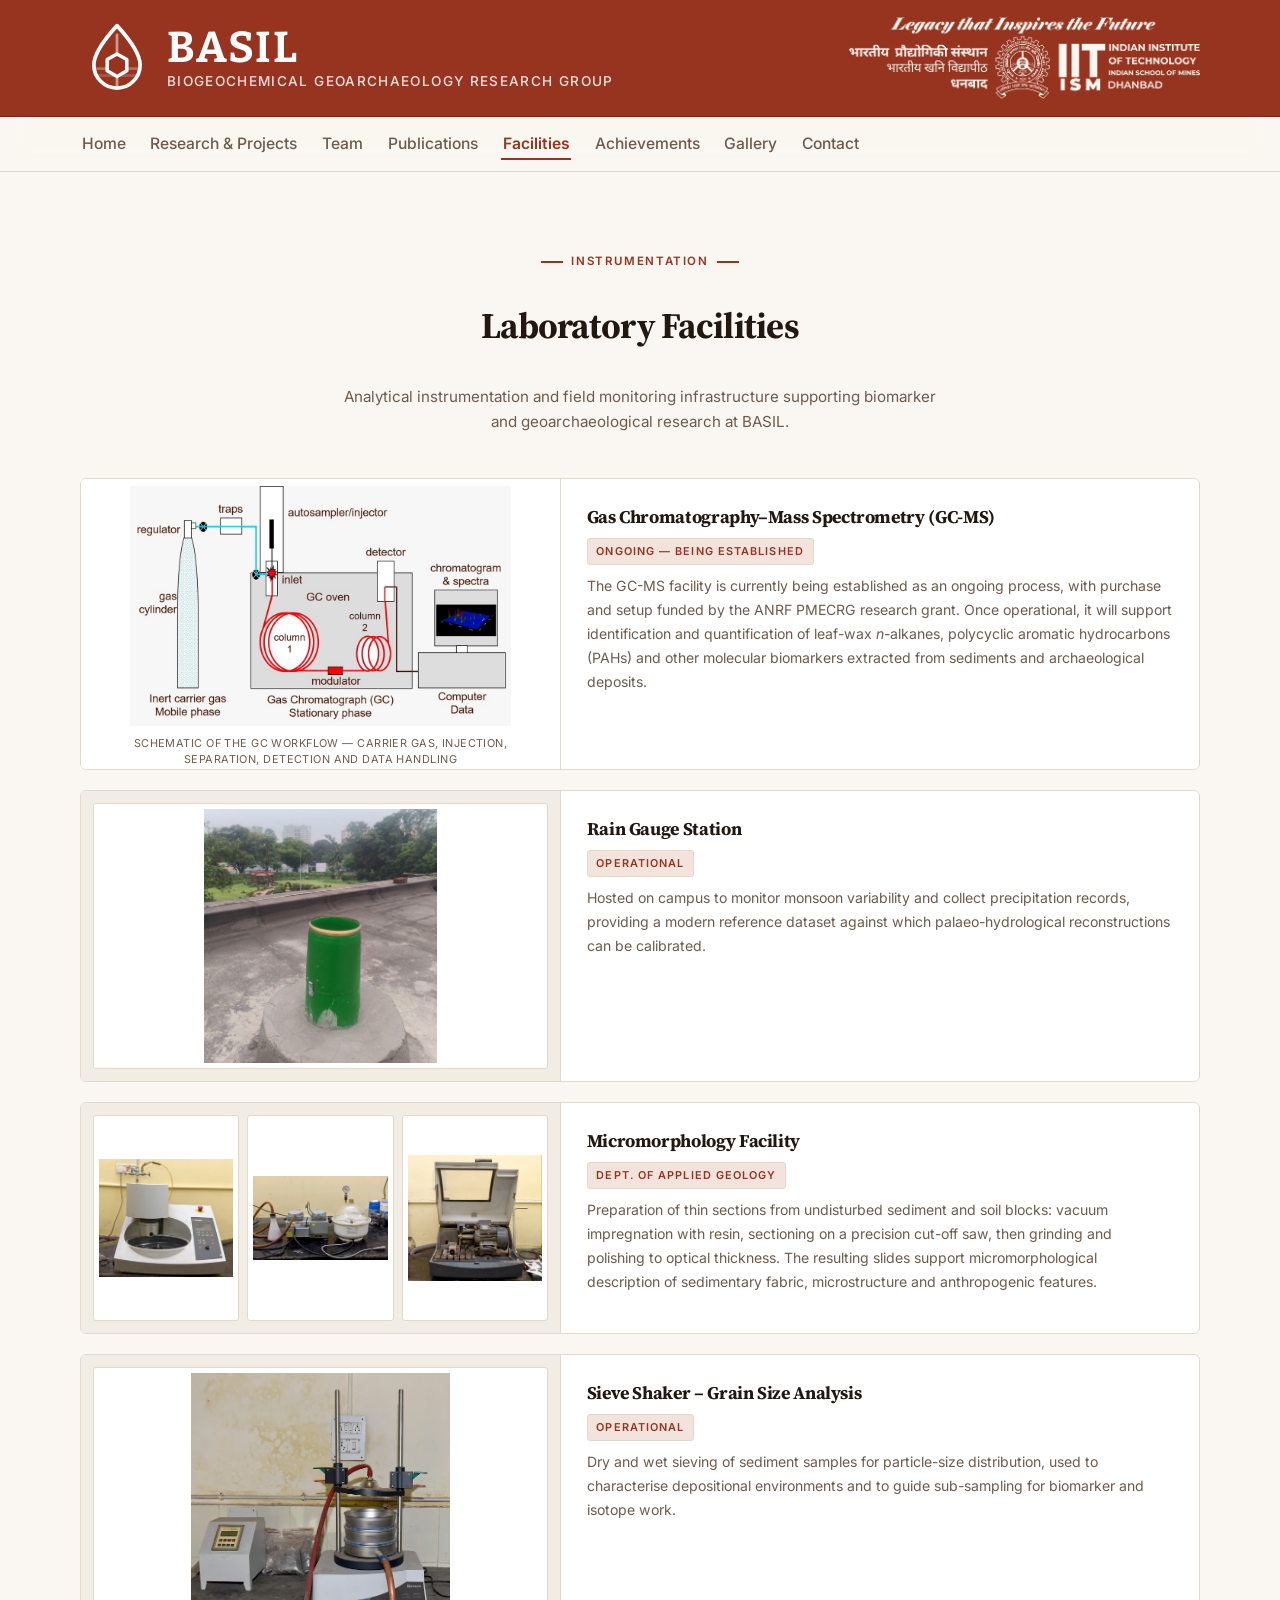
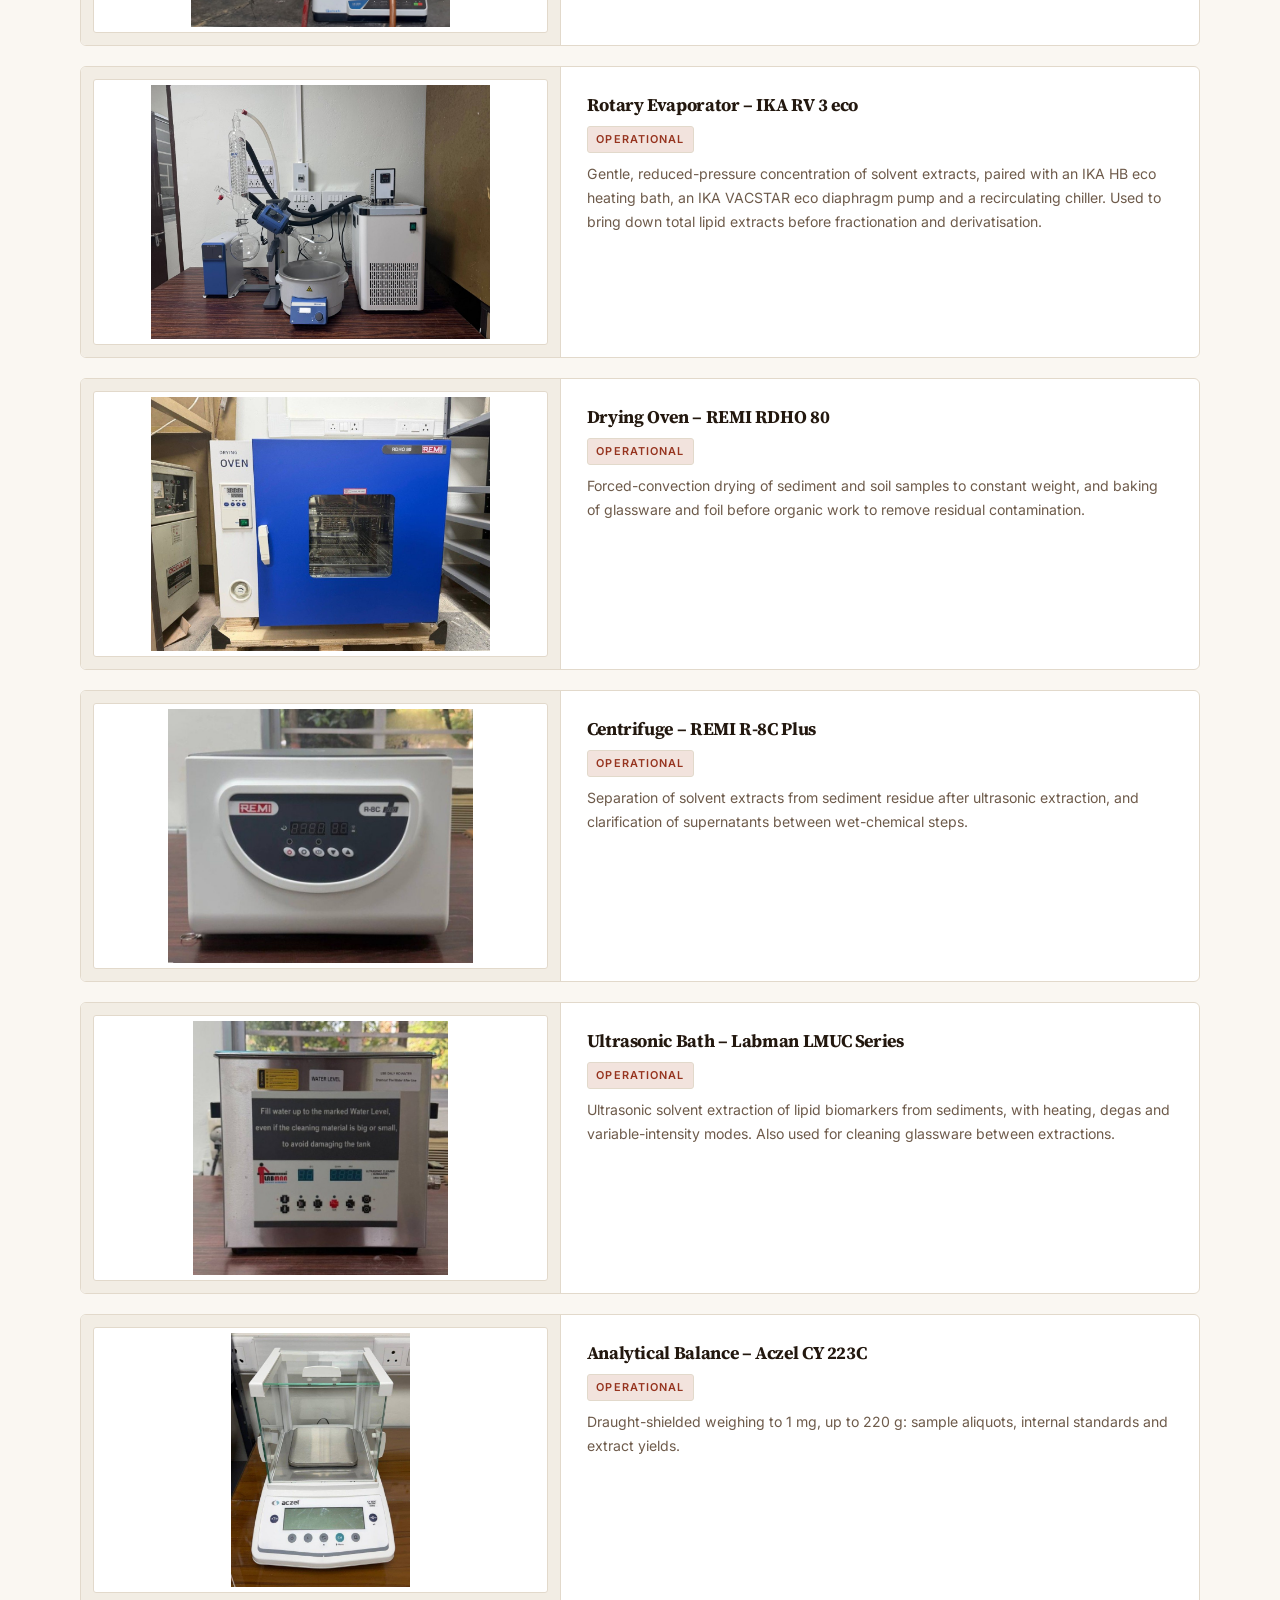
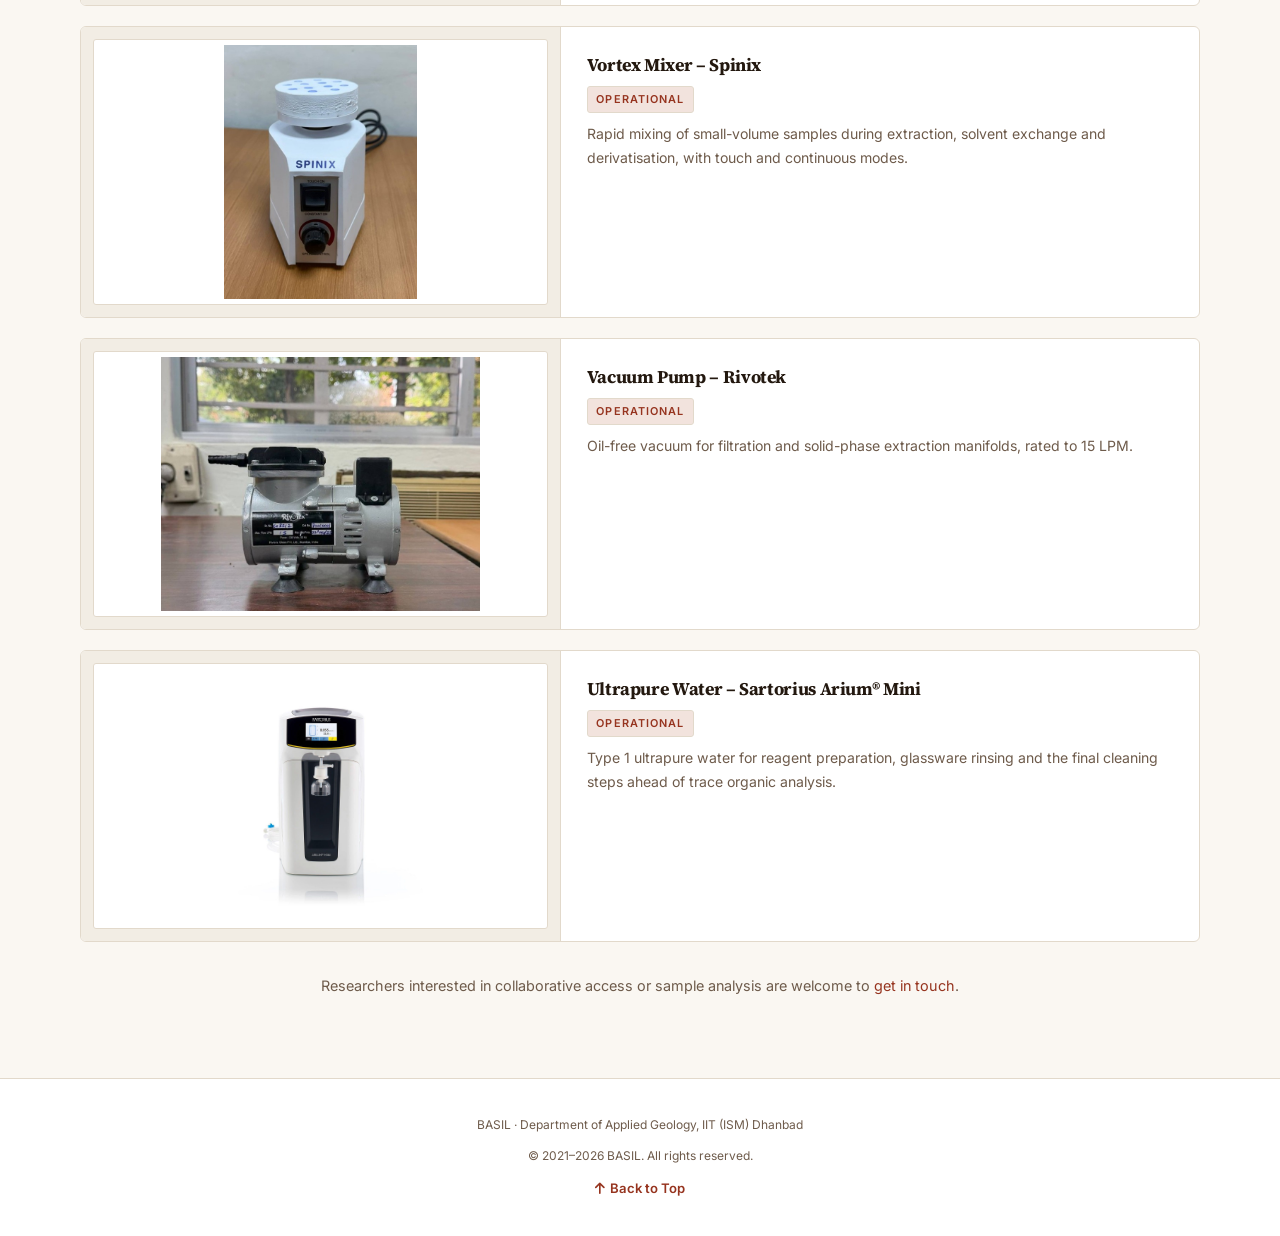
<file: facilities.html>
<!DOCTYPE html>
<!--
  ============================================================================
  BASIL - Biogeochemical Geoarchaeology Research Group
  Department of Applied Geology, IIT (ISM) Dhanbad

  PAGE: Facilities - one .facility-card block per instrument

  HOW TO ADD AN INSTRUMENT
  ------------------------
  1. Copy one whole <article class="facility-card"> ... </article> block.
  2. Paste it inside <div class="facilities-grid">.
  3. Change the photo, name, model and description.
  4. Put the photo in assets/images/ first (roughly 1200px wide is plenty).

  Blocks that are commented out below are ready-made templates. Remove the
  comment markers around one to switch it on.
  ============================================================================
-->
<html lang="en">
<head>
  <meta charset="UTF-8">
  <meta name="viewport" content="width=device-width, initial-scale=1.0">
  <title>Facilities | BASIL | IIT (ISM) Dhanbad</title>

  <!-- SEO & academic metadata -->
  <meta name="description" content="Laboratory instrumentation and field monitoring facilities of the Biogeochemical Geoarchaeology Research Group at IIT (ISM) Dhanbad.">
  <meta name="keywords" content="BASIL, laboratory facilities, GC-MS, micromorphology, thin sections, grain size analysis, rain gauge, IIT ISM Dhanbad">
  <meta name="author" content="BASIL - Biogeochemical Geoarchaeology Research Group, IIT (ISM) Dhanbad">

  <!-- Link preview (WhatsApp, X, LinkedIn) -->
  <meta property="og:title" content="Facilities | BASIL | IIT (ISM) Dhanbad">
  <meta property="og:description" content="Laboratory instrumentation and field monitoring facilities of BASIL at IIT (ISM) Dhanbad.">
  <meta property="og:image" content="assets/images/wix_gallery_exact/wix_field_visit_35.jpg">
  <meta property="og:type" content="website">

  <!-- Fonts: Bitter (BASIL wordmark) + Source Serif 4 (headings) + Inter (body) -->
  <link rel="preconnect" href="https://fonts.googleapis.com">
  <link rel="preconnect" href="https://fonts.gstatic.com" crossorigin>
  <link href="https://fonts.googleapis.com/css2?family=Bitter:wght@600;700&family=Inter:wght@400;500;600&family=Source+Serif+4:opsz,wght@8..60,400;8..60,600;8..60,700&display=swap" rel="stylesheet">
  <link rel="stylesheet" href="https://cdnjs.cloudflare.com/ajax/libs/font-awesome/6.4.0/css/all.min.css">

  <link rel="stylesheet" href="assets/css/style.css?v=20261114-1">

  <!-- Marks that JavaScript is available, before the page paints, so the
       scroll animations never leave content invisible if JS is switched off. -->
  <script>document.documentElement.classList.add('js');</script>
</head>
<body>

  <!-- ==== HEADER / NAVIGATION (same on every page) ==================== -->
  <header class="header-nav" id="header">
    <!-- Row 1: group identity and host institution -->
    <div class="brand-bar">
      <div class="container brand-bar-inner">
      <a href="index.html" class="brand-logo">
        <svg class="brand-mark" viewBox="0 0 64 64" aria-hidden="true" focusable="false"><defs><clipPath id="basilLeaf"><path d="M32 4C43 16 52 28 52 38a20 20 0 0 1-40 0C12 28 21 16 32 4Z"/></clipPath></defs><g clip-path="url(#basilLeaf)"><rect x="0" y="40" width="64" height="2.4" fill="currentColor" opacity=".28"/><rect x="0" y="46" width="64" height="2.4" fill="currentColor" opacity=".18"/></g><path d="M32 4C43 16 52 28 52 38a20 20 0 0 1-40 0C12 28 21 16 32 4Z" fill="none" stroke="currentColor" stroke-width="3.2" stroke-linejoin="round"/><path d="M32 12v46" stroke="currentColor" stroke-width="2.4" stroke-linecap="round" opacity=".5"/><path class="brand-mark-core" d="M32 28.5 40.5 33.4v9.7L32 48l-8.5-4.9v-9.7Z" fill="var(--paper, #fff)" stroke="currentColor" stroke-width="3" stroke-linejoin="round"/></svg>
        <div class="brand-text">
          <span class="brand-name">BASIL</span>
          <span class="brand-sub">Biogeochemical Geoarchaeology Research Group</span>
        </div>
      </a>

      <!-- Host institution. iitism_logo.png is the compact round emblem if
           you ever want a narrower header. -->
      <a class="brand-inst" href="https://www.iitism.ac.in" target="_blank" rel="noopener"
         aria-label="Indian Institute of Technology (ISM) Dhanbad"
         title="Indian Institute of Technology (ISM) Dhanbad">
        <span class="brand-inst-mark" role="img" aria-label="IIT (ISM) Dhanbad"></span>
      </a>
      </div>
    </div>

    <!-- Row 2: navigation -->
    <div class="container nav-container">
      <div class="nav-menu">
        <ul class="nav-links" id="nav-links">
          <li><a href="index.html" class="nav-link">Home</a></li>
          <li><a href="research.html" class="nav-link">Research &amp; Projects</a></li>
          <li><a href="team.html" class="nav-link">Team</a></li>
          <li><a href="publications.html" class="nav-link">Publications</a></li>
          <li><a href="facilities.html" class="nav-link active">Facilities</a></li>
          <li><a href="achievements.html" class="nav-link">Achievements</a></li>
          <li><a href="gallery.html" class="nav-link">Gallery</a></li>
          <li><a href="contact.html" class="nav-link">Contact</a></li>
        </ul>

        <div class="nav-actions">
          <button id="mobile-menu-btn" class="mobile-menu-btn" aria-label="Open navigation menu">
            <i class="fa-solid fa-bars"></i>
          </button>
        </div>
      </div>
    </div>
    <div class="scroll-progress" id="scroll-progress"></div>
  </header>

  <!-- ==== PAGE CONTENT =============================================== -->
  <main class="page-main">
    <section id="facilities" class="facilities-section">
      <div class="container">
        <div class="section-header center" data-reveal="left">
          <span class="section-kicker">Instrumentation</span>
          <h2 class="section-title">Laboratory Facilities</h2>
          <p class="section-desc">Analytical instrumentation and field monitoring infrastructure supporting biomarker and geoarchaeological research at BASIL.</p>
        </div>

        <div class="facilities-grid">

          <!-- ---- INSTRUMENT: GC-MS ---------------------------------- -->
          <article class="facility-card" data-reveal="left">
            <!-- Diagram, not a photograph of the instrument. Replace with
                 photos of the installed GC-MS when it is commissioned, and
                 swap this block for a .facility-collage like the one below. -->
            <figure class="facility-diagram">
              <img src="assets/images/facility_gcms_schematic.jpg"
                   alt="Schematic of a gas chromatography workflow: carrier gas and regulator, traps, autosampler and injector, GC oven with two columns and a modulator, detector, and data system"
                   loading="lazy">
              <figcaption>Schematic of the GC workflow &mdash; carrier gas, injection, separation, detection and data handling</figcaption>
            </figure>
            <div class="facility-body">
              <h3>Gas Chromatography&ndash;Mass Spectrometry (GC-MS)</h3>
              <p class="facility-status">Ongoing &mdash; Being Established</p>
              <p>
                The GC-MS facility is currently being established as an ongoing process,
                with purchase and setup funded by the ANRF PMECRG research grant.
                Once operational, it will support identification and quantification of leaf-wax
                <i>n</i>-alkanes, polycyclic aromatic hydrocarbons (PAHs) and other
                molecular biomarkers extracted from sediments and archaeological deposits.
              </p>
            </div>
          </article>


          <!-- ---- INSTRUMENT: Rain gauge ----------------------------- -->
          <article class="facility-card" data-reveal="left">
            <div class="facility-photo">
              <img src="assets/images/facility_rain_gauge.jpg"
                   alt="Rain gauge installed on the department roof" loading="lazy">
            </div>
            <div class="facility-body">
              <h3>Rain Gauge Station</h3>
              <p class="facility-status">Operational</p>
              <p>
                Hosted on campus to monitor monsoon variability and collect
                precipitation records, providing a modern reference
                dataset against which palaeo-hydrological reconstructions can be
                calibrated.
              </p>
            </div>
          </article>


          <!-- ---- INSTRUMENT: Micromorphology (collage of three) ------ -->
          <article class="facility-card" data-reveal="left">
            <div class="facility-collage">
              <img src="assets/images/facility_micromorph_polisher.jpg"
                   alt="Struers Tegramin-25 grinding and polishing unit" loading="lazy">
              <img src="assets/images/facility_micromorph_impregnation.jpg"
                   alt="Vacuum pump and desiccator used for resin impregnation" loading="lazy">
              <img src="assets/images/facility_micromorph_saw.jpg"
                   alt="Precision cut-off saw for sectioning impregnated blocks" loading="lazy">
            </div>
            <div class="facility-body">
              <h3>Micromorphology Facility</h3>
              <p class="facility-status">Dept. of Applied Geology</p>
              <p>
                Preparation of thin sections from undisturbed sediment and soil
                blocks: vacuum impregnation with resin, sectioning on a precision
                cut-off saw, then grinding and polishing to optical thickness.
                The resulting slides support micromorphological description of
                sedimentary fabric, microstructure and anthropogenic features.
              </p>
            </div>
          </article>

          <!-- ---- INSTRUMENT: Sieve shaker --------------------------- -->
          <article class="facility-card" data-reveal="left">
            <div class="facility-photo">
              <img src="assets/images/facility_sieve_shaker.jpg"
                   alt="Retsch AS 200 control sieve shaker" loading="lazy">
            </div>
            <div class="facility-body">
              <h3>Sieve Shaker &ndash; Grain Size Analysis</h3>
              <p class="facility-status">Operational</p>
              <p>
                Dry and wet sieving of sediment samples for particle-size
                distribution, used to characterise depositional environments
                and to guide sub-sampling for biomarker and isotope work.
              </p>
            </div>
          </article>


          <!-- ---- INSTRUMENT: Rotary evaporator ---- -->
          <article class="facility-card" data-reveal="left">
            <div class="facility-photo">
              <img src="assets/images/facility_rotary_evaporator.jpg" alt="IKA RV 3 eco rotary evaporator with HB eco heating bath, VACSTAR eco vacuum pump and a recirculating chiller" loading="lazy">
            </div>
            <div class="facility-body">
              <h3>Rotary Evaporator &ndash; IKA RV 3 eco</h3>
              <p class="facility-status">Operational</p>
              <p>
                Gentle, reduced-pressure concentration of solvent extracts, paired with an IKA HB eco heating bath, an IKA VACSTAR eco diaphragm pump and a recirculating chiller. Used to bring down total lipid extracts before fractionation and derivatisation.
              </p>
            </div>
          </article>

          <!-- ---- INSTRUMENT: Drying oven ---- -->
          <article class="facility-card" data-reveal="left">
            <div class="facility-photo">
              <img src="assets/images/facility_drying_oven.jpg" alt="REMI RDHO 80 hot air drying oven" loading="lazy">
            </div>
            <div class="facility-body">
              <h3>Drying Oven &ndash; REMI RDHO 80</h3>
              <p class="facility-status">Operational</p>
              <p>
                Forced-convection drying of sediment and soil samples to constant weight, and baking of glassware and foil before organic work to remove residual contamination.
              </p>
            </div>
          </article>

          <!-- ---- INSTRUMENT: Centrifuge ---- -->
          <article class="facility-card" data-reveal="left">
            <div class="facility-photo">
              <img src="assets/images/facility_centrifuge.jpg" alt="REMI R-8C Plus laboratory centrifuge" loading="lazy">
            </div>
            <div class="facility-body">
              <h3>Centrifuge &ndash; REMI R-8C Plus</h3>
              <p class="facility-status">Operational</p>
              <p>
                Separation of solvent extracts from sediment residue after ultrasonic extraction, and clarification of supernatants between wet-chemical steps.
              </p>
            </div>
          </article>

          <!-- ---- INSTRUMENT: Ultrasonic bath ---- -->
          <article class="facility-card" data-reveal="left">
            <div class="facility-photo">
              <img src="assets/images/facility_ultrasonic_bath.jpg" alt="Labman LMUC series ultrasonic cleaner with heating, degas, soft and normal modes" loading="lazy">
            </div>
            <div class="facility-body">
              <h3>Ultrasonic Bath &ndash; Labman LMUC Series</h3>
              <p class="facility-status">Operational</p>
              <p>
                Ultrasonic solvent extraction of lipid biomarkers from sediments, with heating, degas and variable-intensity modes. Also used for cleaning glassware between extractions.
              </p>
            </div>
          </article>

          <!-- ---- INSTRUMENT: Analytical balance ---- -->
          <article class="facility-card" data-reveal="left">
            <div class="facility-photo">
              <img src="assets/images/facility_analytical_balance.jpg" alt="Aczel CY 223C analytical balance, 220 g capacity, 1 mg readability" loading="lazy">
            </div>
            <div class="facility-body">
              <h3>Analytical Balance &ndash; Aczel CY 223C</h3>
              <p class="facility-status">Operational</p>
              <p>
                Draught-shielded weighing to 1&nbsp;mg, up to 220&nbsp;g: sample aliquots, internal standards and extract yields.
              </p>
            </div>
          </article>

          <!-- ---- INSTRUMENT: Vortex mixer ---- -->
          <article class="facility-card" data-reveal="left">
            <div class="facility-photo">
              <img src="assets/images/facility_vortex_mixer.jpg" alt="Spinix vortex mixer with speed control and touch or constant operation" loading="lazy">
            </div>
            <div class="facility-body">
              <h3>Vortex Mixer &ndash; Spinix</h3>
              <p class="facility-status">Operational</p>
              <p>
                Rapid mixing of small-volume samples during extraction, solvent exchange and derivatisation, with touch and continuous modes.
              </p>
            </div>
          </article>

          <!-- ---- INSTRUMENT: Vacuum pump ---- -->
          <article class="facility-card" data-reveal="left">
            <div class="facility-photo">
              <img src="assets/images/facility_vacuum_pump.jpg" alt="Rivotek diaphragm vacuum pump, 15 LPM" loading="lazy">
            </div>
            <div class="facility-body">
              <h3>Vacuum Pump &ndash; Rivotek</h3>
              <p class="facility-status">Operational</p>
              <p>
                Oil-free vacuum for filtration and solid-phase extraction manifolds, rated to 15&nbsp;LPM.
              </p>
            </div>
          </article>

          <!-- ---- INSTRUMENT: Ultrapure water system ---- -->
          <article class="facility-card" data-reveal="left">
            <div class="facility-photo">
              <img src="assets/images/facility_water_purifier.jpg" alt="Sartorius Arium Mini ultrapure water purification system" loading="lazy">
            </div>
            <div class="facility-body">
              <h3>Ultrapure Water &ndash; Sartorius Arium&reg; Mini</h3>
              <p class="facility-status">Operational</p>
              <p>
                Type&nbsp;1 ultrapure water for reagent preparation, glassware rinsing and the final cleaning steps ahead of trace organic analysis.
              </p>
            </div>
          </article>

          <!--
            ---- TEMPLATE: copy this block for each new instrument ------
            Remove the surrounding comment markers to switch it on.

          <article class="facility-card" data-reveal="left">
            <div class="facility-photo">
              <img src="assets/images/YOUR-PHOTO.jpg" alt="Instrument name" loading="lazy">
            </div>
            <div class="facility-body">
              <h3>Instrument name</h3>
              <p class="facility-status">Operational</p>
              <p>What the instrument is used for, and which analyses it supports.</p>
            </div>
          </article>
          -->

        </div>

        <p class="facility-footnote" data-reveal="left">
          Researchers interested in collaborative access or sample analysis are
          welcome to <a href="contact.html">get in touch</a>.
        </p>
      </div>
    </section>
  </main>

  <!-- ==== FOOTER (same on every page) ================================ -->
  <footer class="footer">
    <div class="container footer-content">
      <p>BASIL &middot; Department of Applied Geology, IIT (ISM) Dhanbad</p>
      <p>&copy; 2021&ndash;2026 BASIL. All rights reserved.</p>
      <!-- Filled in by app.js from an external counter. Stays hidden if the
           service cannot be reached, so a broken counter never shows. -->
      <p class="visitor-count" id="visitor-count" hidden></p>
      <a href="#" class="back-to-top"><i class="fa-solid fa-arrow-up"></i> Back to Top</a>
    </div>
  </footer>

  <button class="scroll-top-fab" id="scroll-top-fab" aria-label="Scroll back to top">
    <i class="fa-solid fa-arrow-up"></i>
  </button>

  <!-- Publication data first, then the behaviour that renders it -->
  <script src="assets/js/publications.js?v=20261114-1"></script>
  <script src="assets/js/app.js?v=20261114-1"></script>

  <!-- Visitor statistics. The dashboard lives at
       https://basilrg.goatcounter.com - sign in there to see the numbers.
       Loads after the page, so it never delays anything a reader sees. -->
  <script data-goatcounter="https://basilrg.goatcounter.com/count"
          async src="https://gc.zgo.at/count.js"></script>
</body>
</html>
</file>
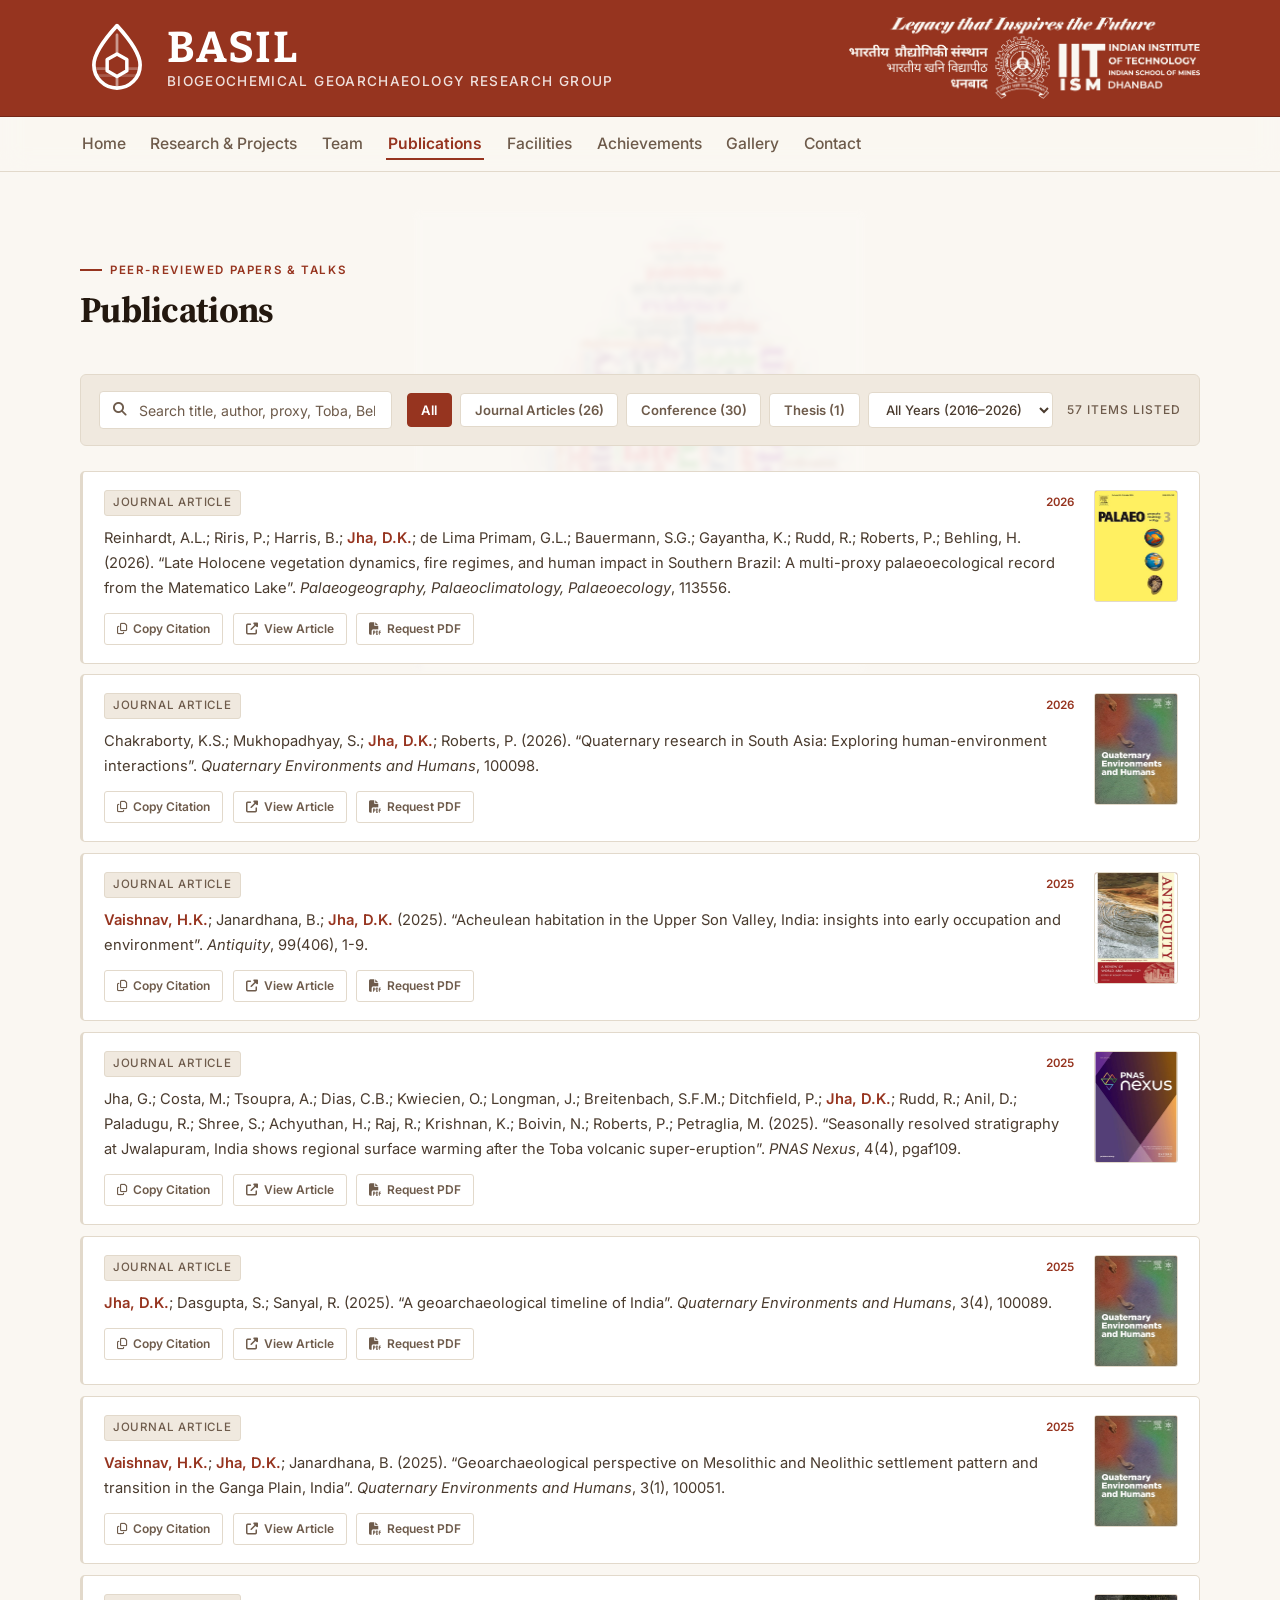
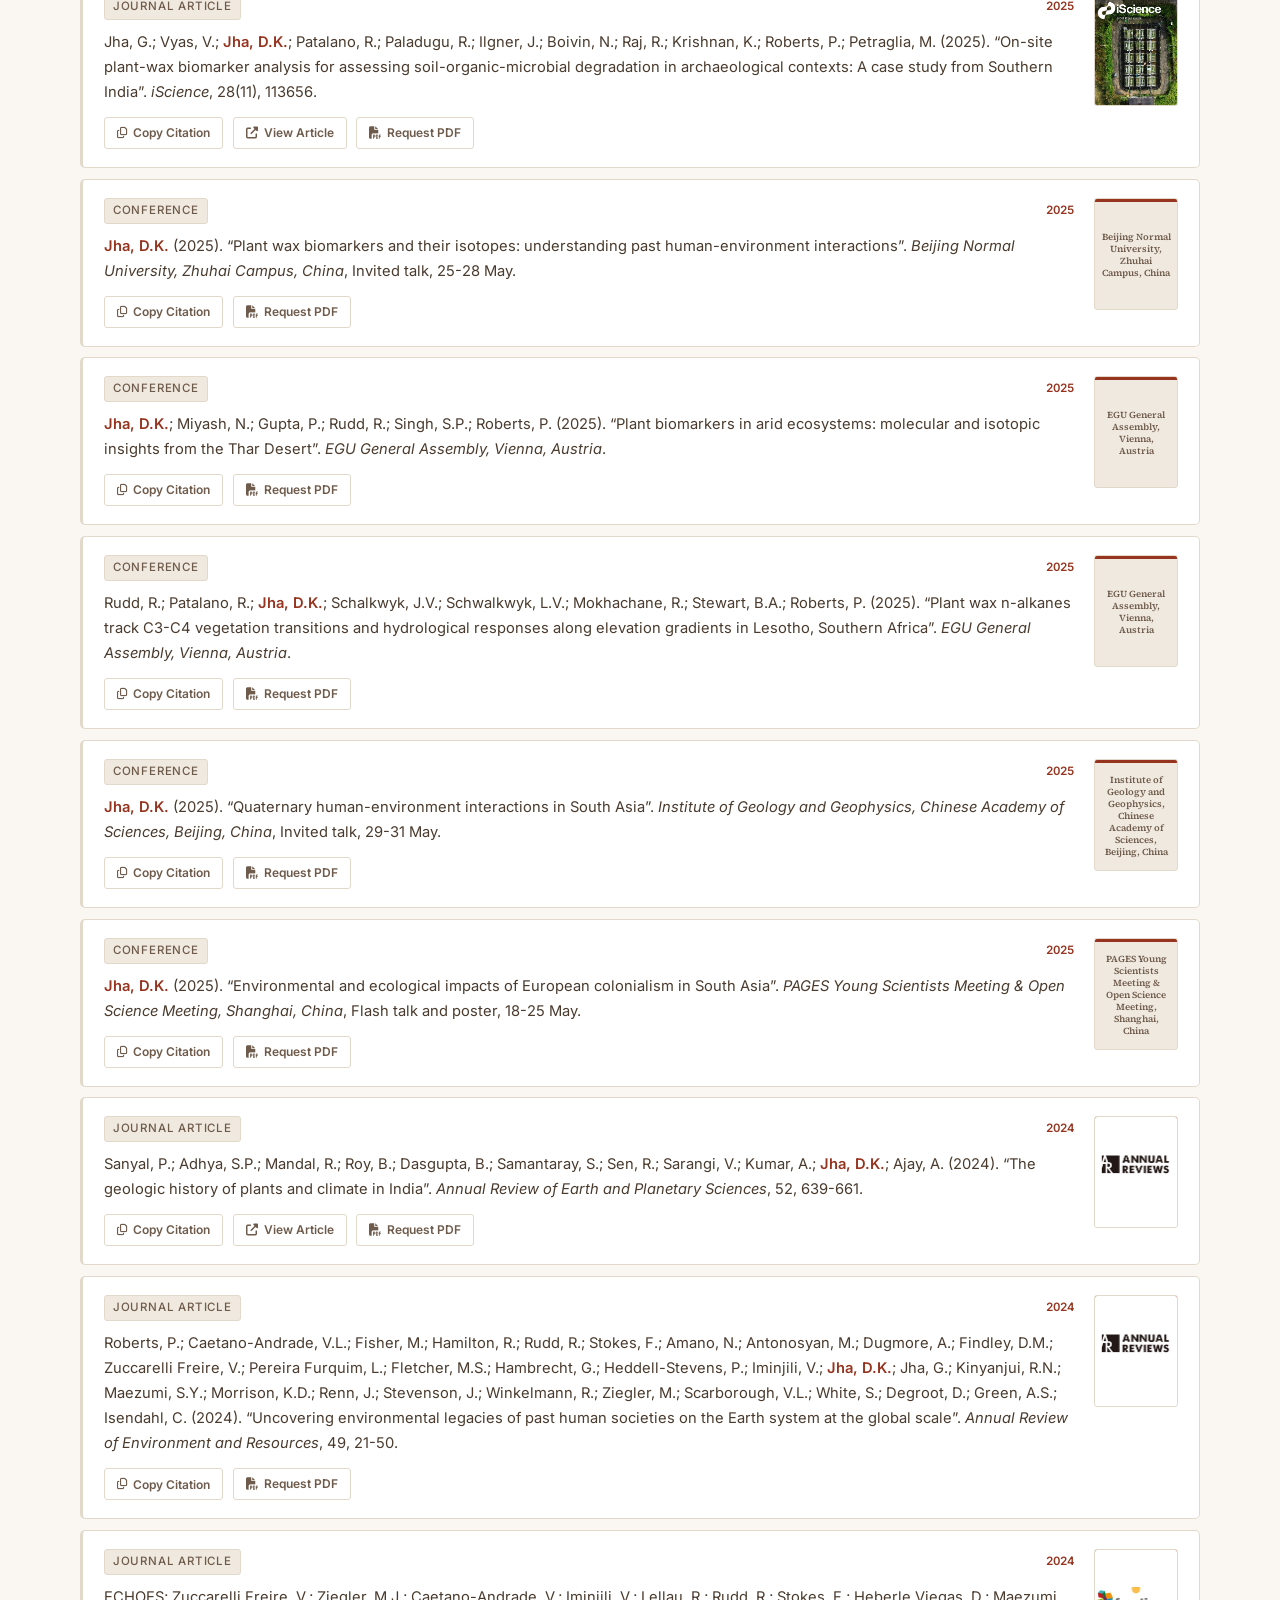
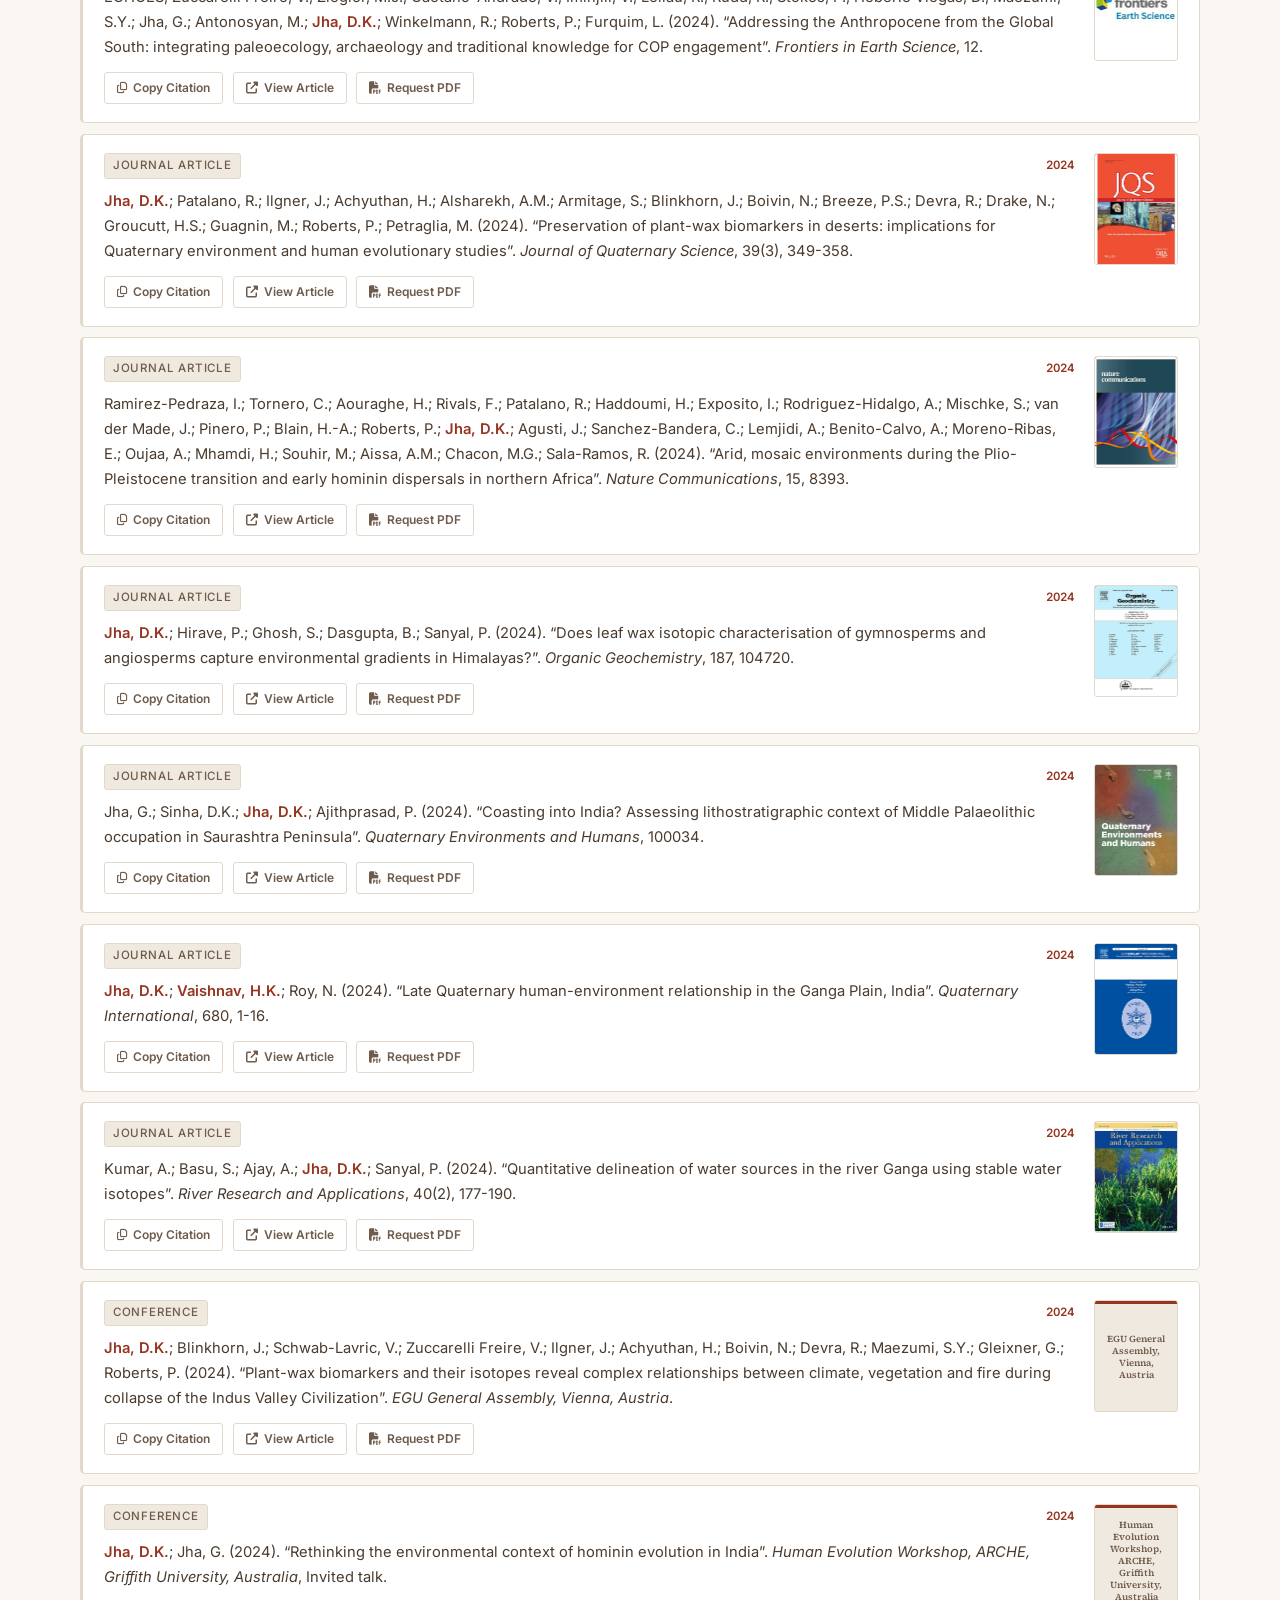
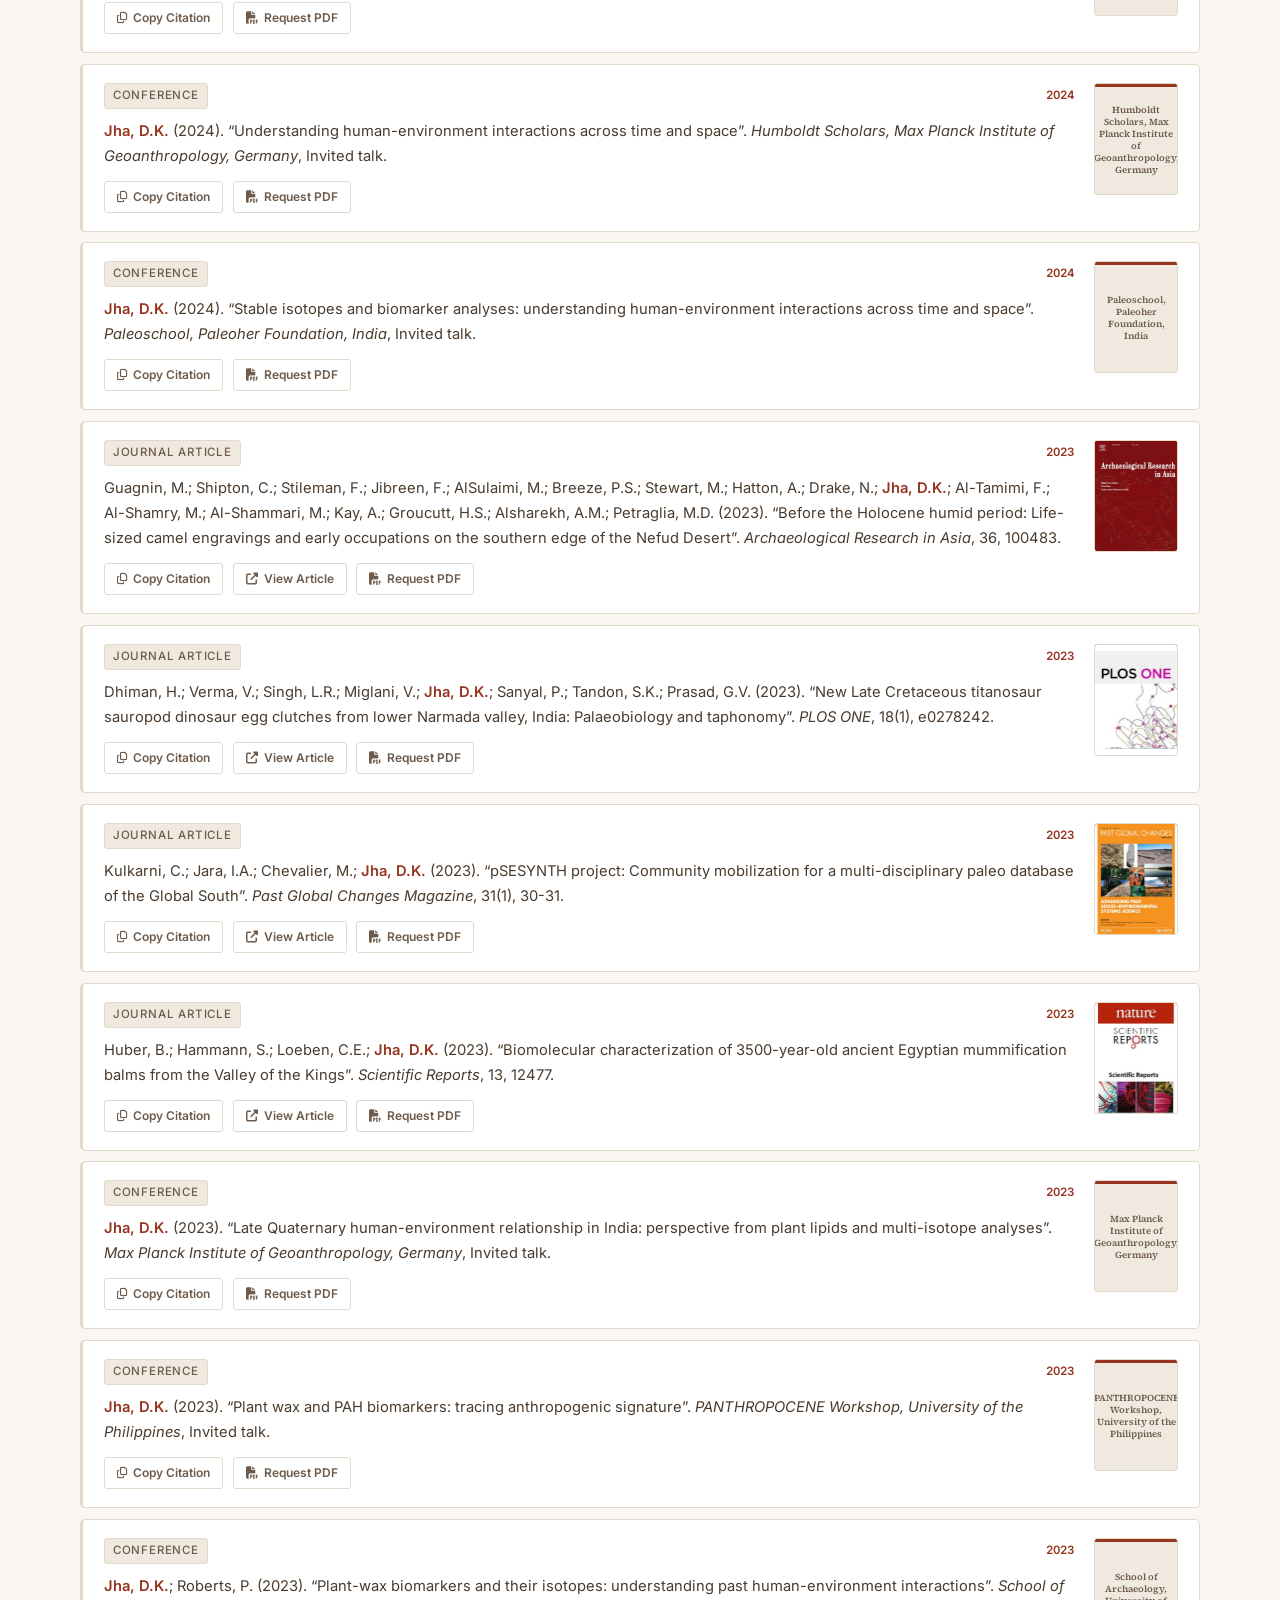
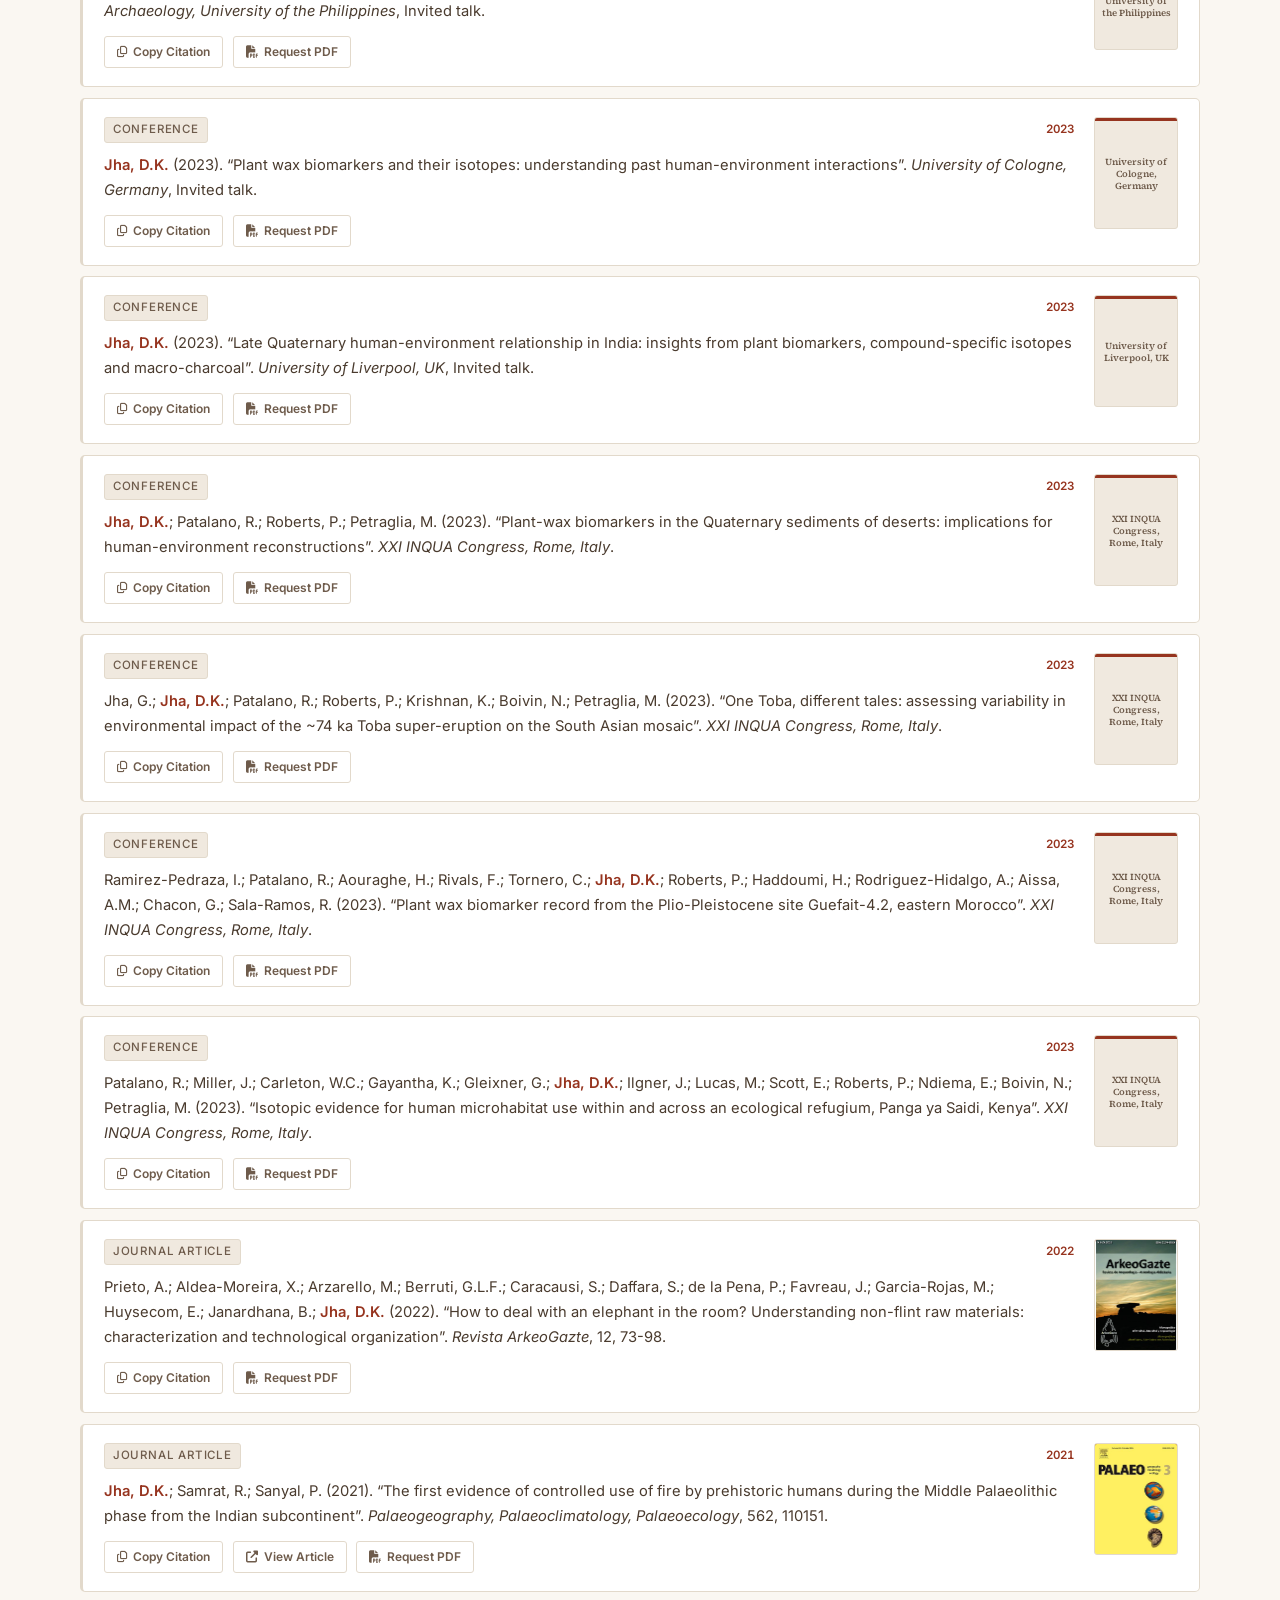
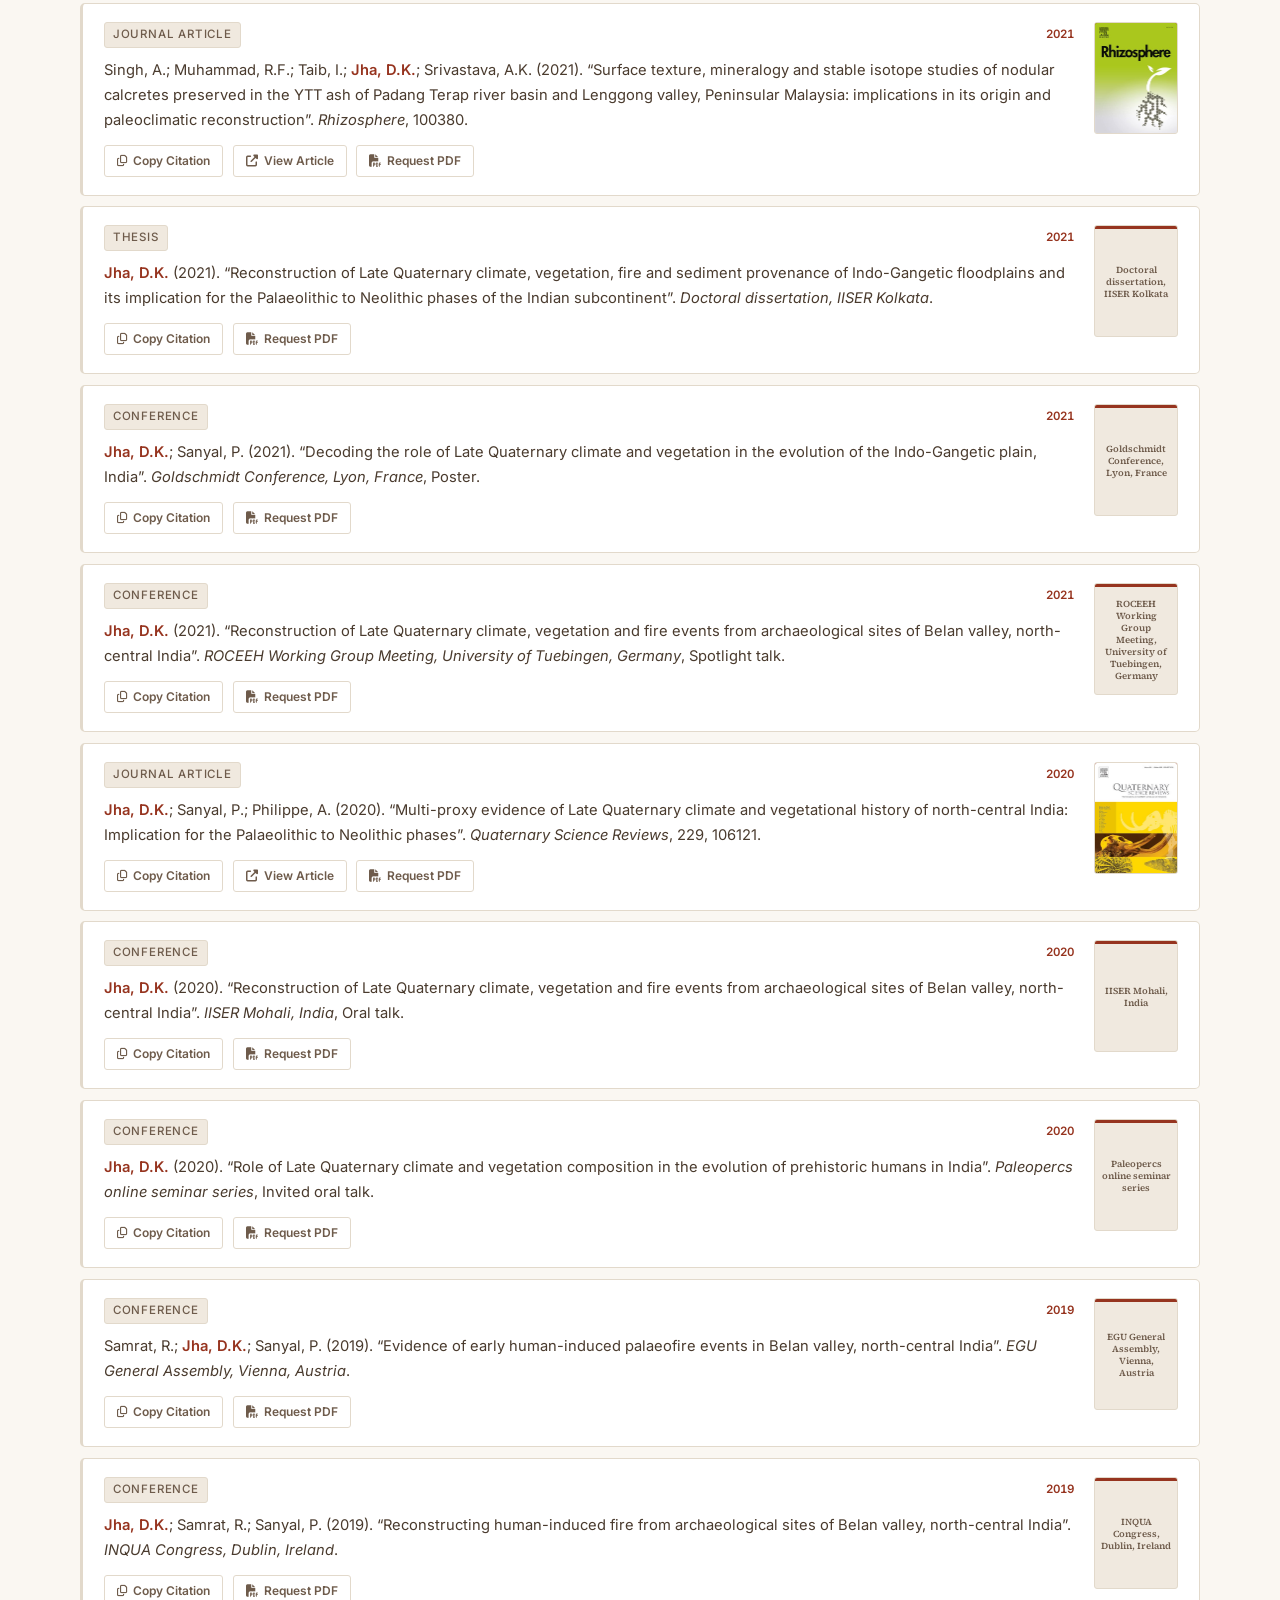
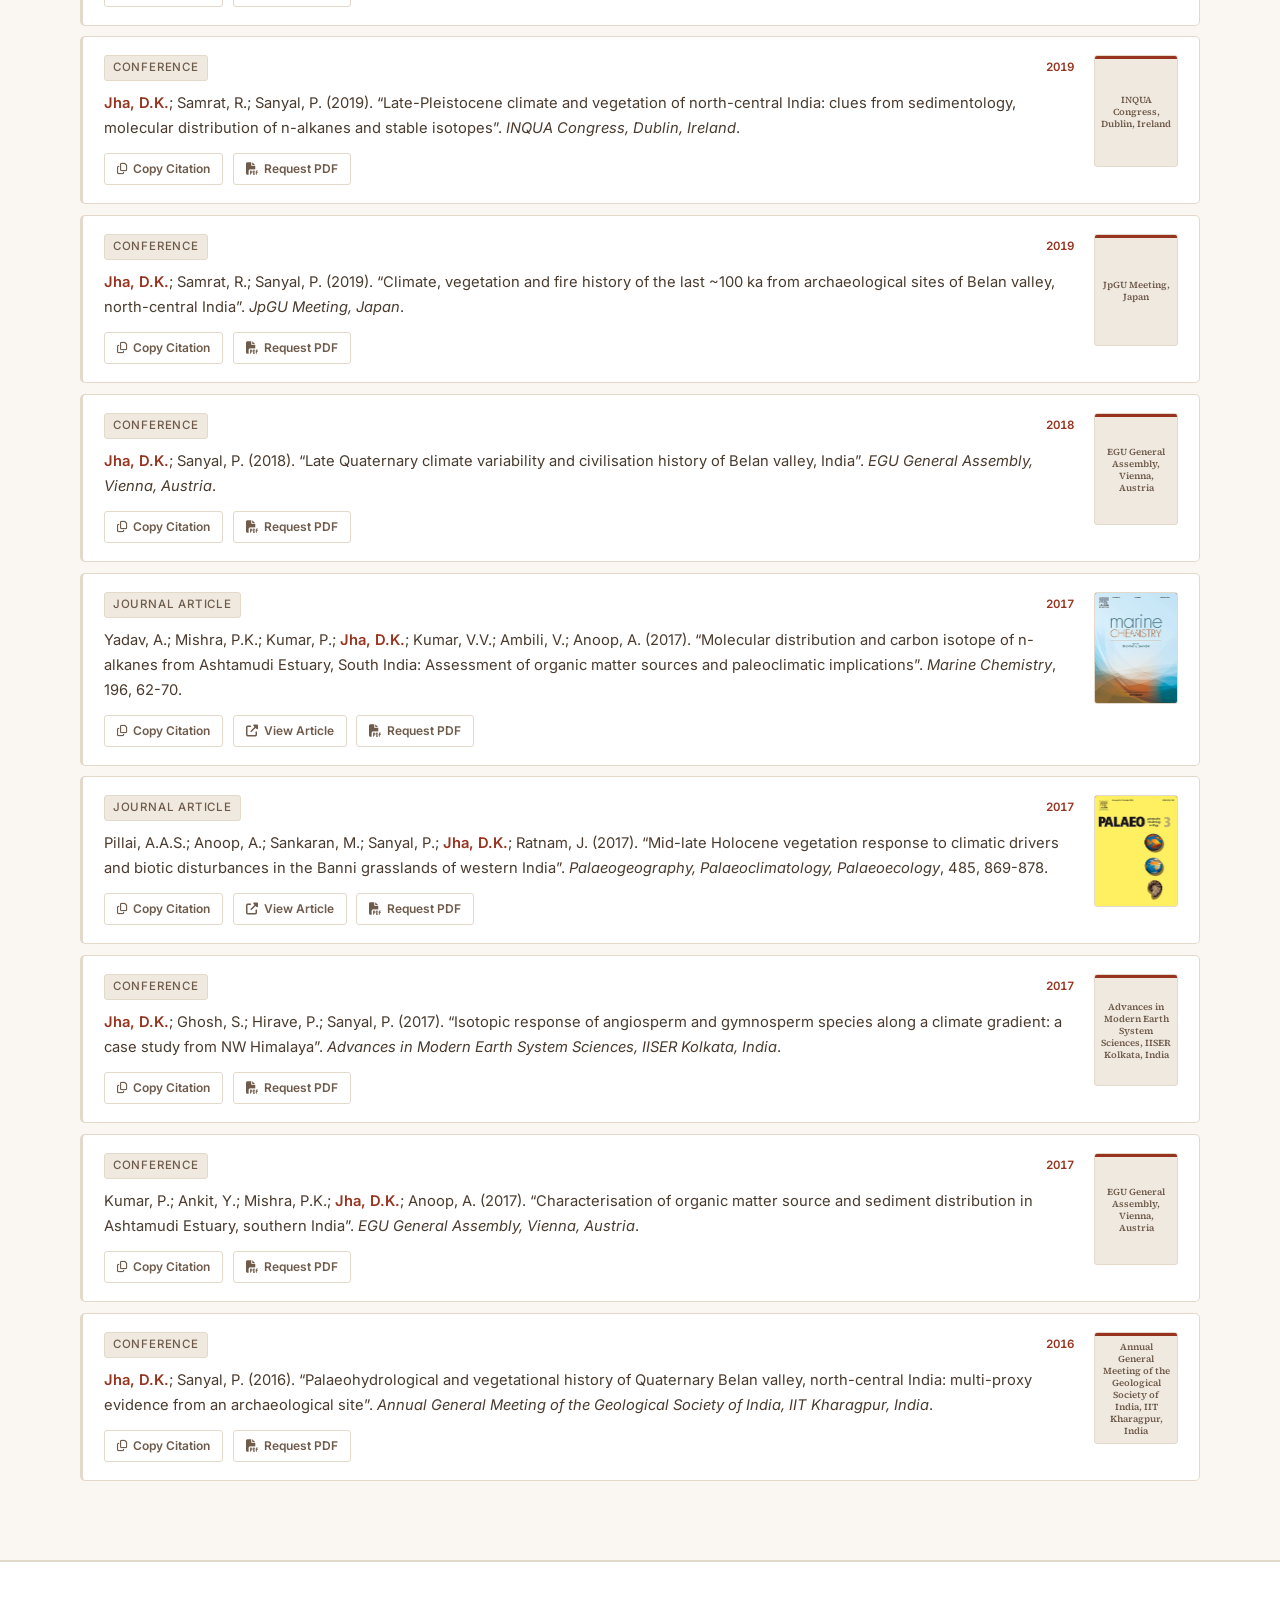
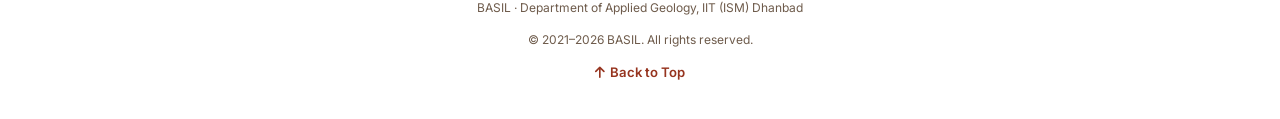
<file: publications.html>
<!DOCTYPE html>
<!--
  ============================================================================
  BASIL - Biogeochemical Geoarchaeology Research Group
  Department of Applied Geology, IIT (ISM) Dhanbad

  PAGE: Publications - the LIST is generated from assets/js/publications.js

  HOW TO EDIT THIS PAGE
  ---------------------
  * Everything a visitor reads lives between <main> and </main> below.
  * The header/nav and footer are repeated on every page. If you change them,
    change them in ALL .html files (see README.md -> "Editing the navigation").
  * Styling lives in assets/css/style.css - colours are set once at the top.
  * Publications are DATA, not markup: edit assets/js/publications.js.
  * See README.md in the project root for step-by-step instructions.
  ============================================================================
-->
<html lang="en">
<head>
  <meta charset="UTF-8">
  <meta name="viewport" content="width=device-width, initial-scale=1.0">
  <title>Publications | BASIL | IIT (ISM) Dhanbad</title>

  <!-- SEO & academic metadata -->
  <meta name="description" content="Peer-reviewed publications from BASIL, sourced from ORCID and Crossref.">
  <meta name="keywords" content="BASIL, Biogeochemical Geoarchaeology Research Group, Deepak Kumar Jha, geoarchaeology, leaf wax biomarkers, n-alkanes, stable isotopes, Quaternary climate, IIT ISM Dhanbad, fire ecology, Belan Valley">
  <meta name="author" content="BASIL - Biogeochemical Geoarchaeology Research Group, IIT (ISM) Dhanbad">

  <!-- Link preview (WhatsApp, X, LinkedIn) -->
  <meta property="og:title" content="Publications | BASIL | IIT (ISM) Dhanbad">
  <meta property="og:description" content="Peer-reviewed publications from BASIL, sourced from ORCID and Crossref.">
  <meta property="og:image" content="assets/images/wix_gallery_exact/wix_field_visit_35.jpg">
  <meta property="og:type" content="website">

  <!-- Fonts: Bitter (BASIL wordmark) + Source Serif 4 (headings) + Inter (body) -->
  <link rel="preconnect" href="https://fonts.googleapis.com">
  <link rel="preconnect" href="https://fonts.gstatic.com" crossorigin>
  <link href="https://fonts.googleapis.com/css2?family=Bitter:wght@600;700&family=Inter:wght@400;500;600&family=Source+Serif+4:opsz,wght@8..60,400;8..60,600;8..60,700&display=swap" rel="stylesheet">
  <link rel="stylesheet" href="https://cdnjs.cloudflare.com/ajax/libs/font-awesome/6.4.0/css/all.min.css">

  <link rel="stylesheet" href="assets/css/style.css?v=20261114-1">

  <!-- Marks that JavaScript is available, before the page paints, so the
       scroll animations never leave content invisible if JS is switched off. -->
  <script>document.documentElement.classList.add('js');</script>
</head>
<body>

  <!-- ==== HEADER / NAVIGATION (same on every page) ==================== -->
  <header class="header-nav" id="header">
    <!-- Row 1: group identity and host institution -->
    <div class="brand-bar">
      <div class="container brand-bar-inner">
      <a href="index.html" class="brand-logo">
        <svg class="brand-mark" viewBox="0 0 64 64" aria-hidden="true" focusable="false"><defs><clipPath id="basilLeaf"><path d="M32 4C43 16 52 28 52 38a20 20 0 0 1-40 0C12 28 21 16 32 4Z"/></clipPath></defs><g clip-path="url(#basilLeaf)"><rect x="0" y="40" width="64" height="2.4" fill="currentColor" opacity=".28"/><rect x="0" y="46" width="64" height="2.4" fill="currentColor" opacity=".18"/></g><path d="M32 4C43 16 52 28 52 38a20 20 0 0 1-40 0C12 28 21 16 32 4Z" fill="none" stroke="currentColor" stroke-width="3.2" stroke-linejoin="round"/><path d="M32 12v46" stroke="currentColor" stroke-width="2.4" stroke-linecap="round" opacity=".5"/><path class="brand-mark-core" d="M32 28.5 40.5 33.4v9.7L32 48l-8.5-4.9v-9.7Z" fill="var(--paper, #fff)" stroke="currentColor" stroke-width="3" stroke-linejoin="round"/></svg>
        <div class="brand-text">
          <span class="brand-name">BASIL</span>
          <span class="brand-sub">Biogeochemical Geoarchaeology Research Group</span>
        </div>
      </a>

      <!-- Host institution. iitism_logo.png is the compact round emblem if
           you ever want a narrower header. -->
      <a class="brand-inst" href="https://www.iitism.ac.in" target="_blank" rel="noopener"
         aria-label="Indian Institute of Technology (ISM) Dhanbad"
         title="Indian Institute of Technology (ISM) Dhanbad">
        <span class="brand-inst-mark" role="img" aria-label="IIT (ISM) Dhanbad"></span>
      </a>
      </div>
    </div>

    <!-- Row 2: navigation -->
    <div class="container nav-container">
      <div class="nav-menu">
        <ul class="nav-links" id="nav-links">
          <li><a href="index.html" class="nav-link">Home</a></li>
          <li><a href="research.html" class="nav-link">Research &amp; Projects</a></li>
          <li><a href="team.html" class="nav-link">Team</a></li>
          <li><a href="publications.html" class="nav-link active">Publications</a></li>
          <li><a href="facilities.html" class="nav-link">Facilities</a></li>
          <li><a href="achievements.html" class="nav-link">Achievements</a></li>
          <li><a href="gallery.html" class="nav-link">Gallery</a></li>
          <li><a href="contact.html" class="nav-link">Contact</a></li>
        </ul>

        <div class="nav-actions">
          <button id="mobile-menu-btn" class="mobile-menu-btn" aria-label="Open navigation menu">
            <i class="fa-solid fa-bars"></i>
          </button>
        </div>
      </div>
    </div>
    <div class="scroll-progress" id="scroll-progress"></div>
  </header>

  <!-- ==== PAGE CONTENT =============================================== -->
  <main class="page-main">
<section class="publications-section" id="publications">
    <div class="container">
      <div class="section-header" data-reveal="left">
        <div>
          <span class="section-kicker">Peer-Reviewed Papers &amp; Talks</span>
          <h2 class="section-title">Publications</h2>
        </div>
      </div>



      <!-- Controls & Filter Bar -->
      <div class="pub-controls" data-reveal="left">
        <div class="pub-search-wrap">
          <i class="fa-solid fa-magnifying-glass"></i>
          <input type="text" id="pub-search" class="pub-search-input" placeholder="Search title, author, proxy, Toba, Belan, journal...">
        </div>

        <div class="pub-filter-group">
          <button class="pub-type-btn active" data-type="all">All</button>
          <button class="pub-type-btn" data-type="journal">Journal Publications (31)</button>
          <button class="pub-type-btn" data-type="conference">Conference Talks (25)</button>

          <select id="pub-year-select" class="pub-select">
            <option value="all">All Years (2016-2026)</option>
            <option value="2026">2026</option>
            <option value="2025">2025</option>
            <option value="2024">2024</option>
            <option value="2023">2023</option>
            <option value="2021">2021</option>
            <option value="2020">2020</option>
            <option value="2019">2019</option>
            <option value="2018">2018</option>
            <option value="2017">2017</option>
            <option value="2016">2016</option>
          </select>
        </div>

        <span id="pub-count-badge" class="pub-count-badge">56 Items Listed</span>
      </div>

      <!-- Publications List Container -->
      <div id="publications-list" class="publications-list">
        <!-- Dynamically rendered by app.js -->
      </div>
    </div>
  </section>
  </main>

  <!-- ==== FOOTER (same on every page) ================================ -->
  <footer class="footer">
    <div class="container footer-content">
      <p>BASIL &middot; Department of Applied Geology, IIT (ISM) Dhanbad</p>
      <p>&copy; 2021&ndash;2026 BASIL. All rights reserved.</p>
      <!-- Filled in by app.js from an external counter. Stays hidden if the
           service cannot be reached, so a broken counter never shows. -->
      <p class="visitor-count" id="visitor-count" hidden></p>
      <a href="#" class="back-to-top"><i class="fa-solid fa-arrow-up"></i> Back to Top</a>
    </div>
  </footer>

  <button class="scroll-top-fab" id="scroll-top-fab" aria-label="Scroll back to top">
    <i class="fa-solid fa-arrow-up"></i>
  </button>

  <!-- Publication data first, then the behaviour that renders it -->
  <script src="assets/js/publications.js?v=20261114-1"></script>
  <script src="assets/js/app.js?v=20261114-1"></script>

  <!-- Visitor statistics. The dashboard lives at
       https://basilrg.goatcounter.com - sign in there to see the numbers.
       Loads after the page, so it never delays anything a reader sees. -->
  <script data-goatcounter="https://basilrg.goatcounter.com/count"
          async src="https://gc.zgo.at/count.js"></script>
</body>
</html>
</file>
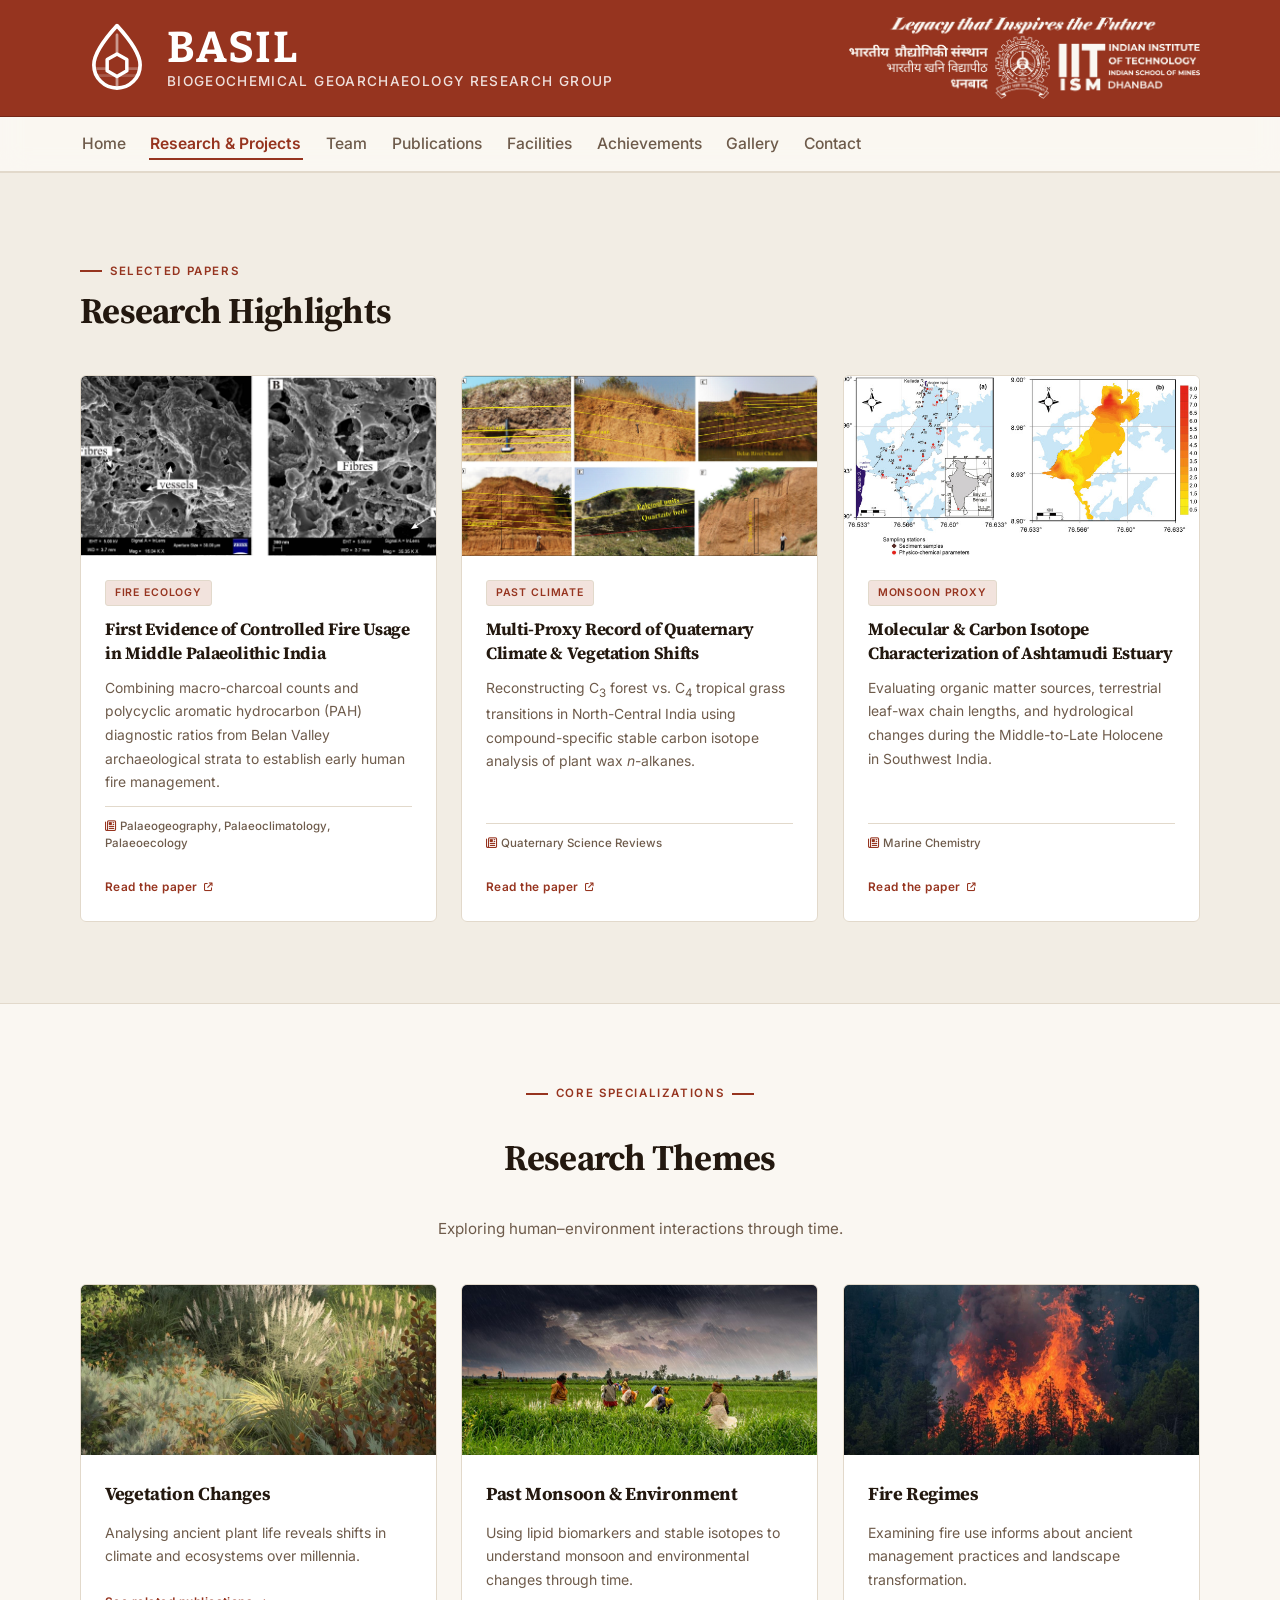
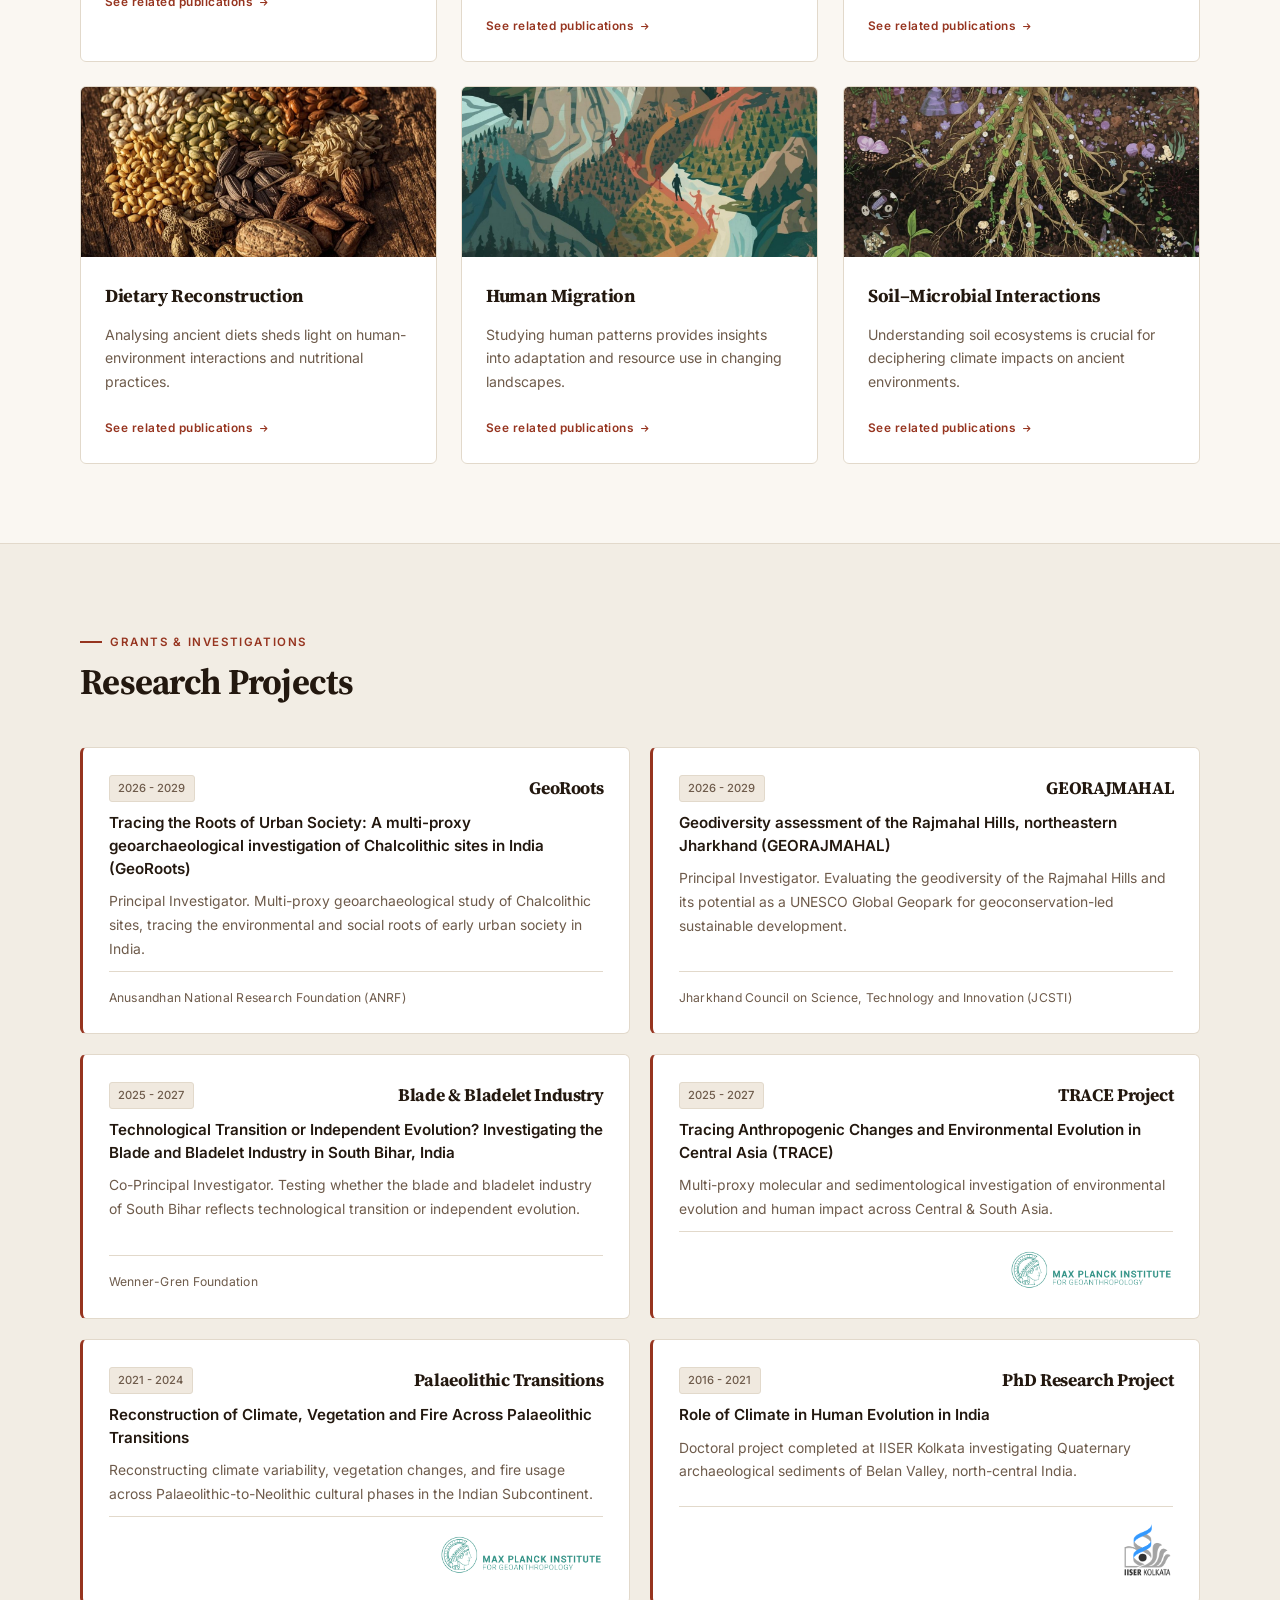
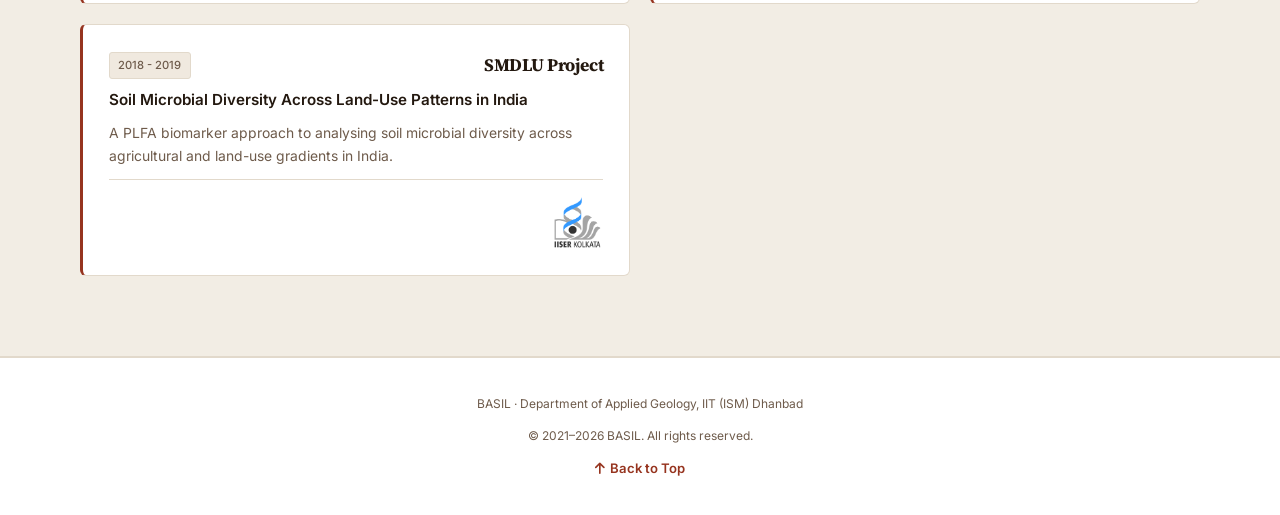
<file: research.html>
<!DOCTYPE html>
<!--
  ============================================================================
  BASIL - Biogeochemical Geoarchaeology Research Group
  Department of Applied Geology, IIT (ISM) Dhanbad

  PAGE: Research - themes, then funded projects

  HOW TO EDIT THIS PAGE
  ---------------------
  * Everything a visitor reads lives between <main> and </main> below.
  * The header/nav and footer are repeated on every page. If you change them,
    change them in ALL .html files (see README.md -> "Editing the navigation").
  * Styling lives in assets/css/style.css - colours are set once at the top.
  * Publications are DATA, not markup: edit assets/js/publications.js.
  * See README.md in the project root for step-by-step instructions.
  ============================================================================
-->
<html lang="en">
<head>
  <meta charset="UTF-8">
  <meta name="viewport" content="width=device-width, initial-scale=1.0">
  <title>Research &amp; Projects | BASIL | IIT (ISM) Dhanbad</title>

  <!-- SEO & academic metadata -->
  <meta name="description" content="Research themes at BASIL: past fire regimes, Quaternary climate and vegetation, and human-environment dynamics.">
  <meta name="keywords" content="BASIL, Biogeochemical Geoarchaeology Research Group, Deepak Kumar Jha, geoarchaeology, leaf wax biomarkers, n-alkanes, stable isotopes, Quaternary climate, IIT ISM Dhanbad, fire ecology, Belan Valley">
  <meta name="author" content="BASIL - Biogeochemical Geoarchaeology Research Group, IIT (ISM) Dhanbad">

  <!-- Link preview (WhatsApp, X, LinkedIn) -->
  <meta property="og:title" content="Research &amp; Projects | BASIL | IIT (ISM) Dhanbad">
  <meta property="og:description" content="Research themes at BASIL: past fire regimes, Quaternary climate and vegetation, and human-environment dynamics.">
  <meta property="og:image" content="assets/images/wix_gallery_exact/wix_field_visit_35.jpg">
  <meta property="og:type" content="website">

  <!-- Fonts: Bitter (BASIL wordmark) + Source Serif 4 (headings) + Inter (body) -->
  <link rel="preconnect" href="https://fonts.googleapis.com">
  <link rel="preconnect" href="https://fonts.gstatic.com" crossorigin>
  <link href="https://fonts.googleapis.com/css2?family=Bitter:wght@600;700&family=Inter:wght@400;500;600&family=Source+Serif+4:opsz,wght@8..60,400;8..60,600;8..60,700&display=swap" rel="stylesheet">
  <link rel="stylesheet" href="https://cdnjs.cloudflare.com/ajax/libs/font-awesome/6.4.0/css/all.min.css">

  <link rel="stylesheet" href="assets/css/style.css?v=20261114-1">

  <!-- Marks that JavaScript is available, before the page paints, so the
       scroll animations never leave content invisible if JS is switched off. -->
  <script>document.documentElement.classList.add('js');</script>
</head>
<body>

  <!-- ==== HEADER / NAVIGATION (same on every page) ==================== -->
  <header class="header-nav" id="header">
    <!-- Row 1: group identity and host institution -->
    <div class="brand-bar">
      <div class="container brand-bar-inner">
      <a href="index.html" class="brand-logo">
        <svg class="brand-mark" viewBox="0 0 64 64" aria-hidden="true" focusable="false"><defs><clipPath id="basilLeaf"><path d="M32 4C43 16 52 28 52 38a20 20 0 0 1-40 0C12 28 21 16 32 4Z"/></clipPath></defs><g clip-path="url(#basilLeaf)"><rect x="0" y="40" width="64" height="2.4" fill="currentColor" opacity=".28"/><rect x="0" y="46" width="64" height="2.4" fill="currentColor" opacity=".18"/></g><path d="M32 4C43 16 52 28 52 38a20 20 0 0 1-40 0C12 28 21 16 32 4Z" fill="none" stroke="currentColor" stroke-width="3.2" stroke-linejoin="round"/><path d="M32 12v46" stroke="currentColor" stroke-width="2.4" stroke-linecap="round" opacity=".5"/><path class="brand-mark-core" d="M32 28.5 40.5 33.4v9.7L32 48l-8.5-4.9v-9.7Z" fill="var(--paper, #fff)" stroke="currentColor" stroke-width="3" stroke-linejoin="round"/></svg>
        <div class="brand-text">
          <span class="brand-name">BASIL</span>
          <span class="brand-sub">Biogeochemical Geoarchaeology Research Group</span>
        </div>
      </a>

      <!-- Host institution. iitism_logo.png is the compact round emblem if
           you ever want a narrower header. -->
      <a class="brand-inst" href="https://www.iitism.ac.in" target="_blank" rel="noopener"
         aria-label="Indian Institute of Technology (ISM) Dhanbad"
         title="Indian Institute of Technology (ISM) Dhanbad">
        <span class="brand-inst-mark" role="img" aria-label="IIT (ISM) Dhanbad"></span>
      </a>
      </div>
    </div>

    <!-- Row 2: navigation -->
    <div class="container nav-container">
      <div class="nav-menu">
        <ul class="nav-links" id="nav-links">
          <li><a href="index.html" class="nav-link">Home</a></li>
          <li><a href="research.html" class="nav-link active">Research &amp; Projects</a></li>
          <li><a href="team.html" class="nav-link">Team</a></li>
          <li><a href="publications.html" class="nav-link">Publications</a></li>
          <li><a href="facilities.html" class="nav-link">Facilities</a></li>
          <li><a href="achievements.html" class="nav-link">Achievements</a></li>
          <li><a href="gallery.html" class="nav-link">Gallery</a></li>
          <li><a href="contact.html" class="nav-link">Contact</a></li>
        </ul>

        <div class="nav-actions">
          <button id="mobile-menu-btn" class="mobile-menu-btn" aria-label="Open navigation menu">
            <i class="fa-solid fa-bars"></i>
          </button>
        </div>
      </div>
    </div>
    <div class="scroll-progress" id="scroll-progress"></div>
  </header>

  <!-- ==== PAGE CONTENT =============================================== -->
  <main class="page-main">
<section class="blog-section" id="blog">
    <div class="container">
      <div class="section-header" data-reveal="left">
        <div>
          <span class="section-kicker">Selected Papers</span>
          <h2 class="section-title">Research Highlights</h2>
        </div>
      </div>

      <div class="blog-grid">
        <a class="blog-card" data-reveal="left" href="https://doi.org/10.1016/j.palaeo.2020.110151" target="_blank" rel="noopener">
          <div class="blog-img-wrap">
            <img src="assets/images/article_fire.jpg" alt="Controlled Use of Fire" class="blog-img">
          </div>
          <div class="blog-content">
            <span class="blog-tag">Fire Ecology</span>
            <h3>First Evidence of Controlled Fire Usage in Middle Palaeolithic India</h3>
            <p>Combining macro-charcoal counts and polycyclic aromatic hydrocarbon (PAH) diagnostic ratios from Belan Valley archaeological strata to establish early human fire management.</p>
            <div class="blog-meta">
              <span><i class="fa-regular fa-newspaper"></i> Palaeogeography, Palaeoclimatology, Palaeoecology</span>
            </div>
            <span class="blog-readmore">Read the paper <i class="fa-solid fa-arrow-up-right-from-square"></i></span>
          </div>
        </a>

        <a class="blog-card" data-reveal="left" href="https://doi.org/10.1016/j.quascirev.2019.106121" target="_blank" rel="noopener">
          <div class="blog-img-wrap">
            <img src="assets/images/article_quaternary.jpg" alt="Quaternary Climate" class="blog-img">
          </div>
          <div class="blog-content">
            <span class="blog-tag">Past Climate</span>
            <h3>Multi-Proxy Record of Quaternary Climate &amp; Vegetation Shifts</h3>
            <p>Reconstructing C<sub>3</sub> forest vs. C<sub>4</sub> tropical grass transitions in North-Central India using compound-specific stable carbon isotope analysis of plant wax <i>n</i>-alkanes.</p>
            <div class="blog-meta">
              <span><i class="fa-regular fa-newspaper"></i> Quaternary Science Reviews</span>
            </div>
            <span class="blog-readmore">Read the paper <i class="fa-solid fa-arrow-up-right-from-square"></i></span>
          </div>
        </a>

        <a class="blog-card" data-reveal="left" href="https://doi.org/10.1016/J.MARCHEM.2017.08.002" target="_blank" rel="noopener">
          <div class="blog-img-wrap">
            <img src="assets/images/article_ashtamudi.jpg" alt="Ashtamudi Estuary" class="blog-img">
          </div>
          <div class="blog-content">
            <span class="blog-tag">Monsoon Proxy</span>
            <h3>Molecular &amp; Carbon Isotope Characterization of Ashtamudi Estuary</h3>
            <p>Evaluating organic matter sources, terrestrial leaf-wax chain lengths, and hydrological changes during the Middle-to-Late Holocene in Southwest India.</p>
            <div class="blog-meta">
              <span><i class="fa-regular fa-newspaper"></i> Marine Chemistry</span>
            </div>
            <span class="blog-readmore">Read the paper <i class="fa-solid fa-arrow-up-right-from-square"></i></span>
          </div>
        </a>
      </div>
    </div>
  </section>
<section id="about" class="about-section">
    <div class="container">
      <div class="section-header center" data-reveal="left">
        <span class="section-kicker">Core Specializations</span>
        <h2 class="section-title">Research Themes</h2>
          <p class="section-desc">Exploring human&ndash;environment interactions through time.</p>
      </div>

      <div class="themes-grid">
        <a class="theme-card" data-reveal="left" href="publications.html?q=vegetation">
          <div class="theme-img-wrap">
            <img src="assets/images/theme_vegetation_changes.jpg" alt="Vegetation Changes" loading="lazy">
          </div>
          <div class="theme-content">
            <h3>Vegetation Changes</h3>
            <p>Analysing ancient plant life reveals shifts in climate and ecosystems over millennia.</p>
            <span class="card-readmore">See related publications <i class="fa-solid fa-arrow-right"></i></span>
          </div>
        </a>

        <a class="theme-card" data-reveal="left" href="publications.html?q=climate">
          <div class="theme-img-wrap">
            <img src="assets/images/theme_past_monsoon.jpg" alt="Past Monsoon - Environment" loading="lazy">
          </div>
          <div class="theme-content">
            <h3>Past Monsoon &amp; Environment</h3>
            <p>Using lipid biomarkers and stable isotopes to understand monsoon and environmental changes through time.</p>
            <span class="card-readmore">See related publications <i class="fa-solid fa-arrow-right"></i></span>
          </div>
        </a>

        <a class="theme-card" data-reveal="left" href="publications.html?q=fire">
          <div class="theme-img-wrap">
            <img src="assets/images/theme_fire_regimes.jpg" alt="Fire Regimes" loading="lazy">
          </div>
          <div class="theme-content">
            <h3>Fire Regimes</h3>
            <p>Examining fire use informs about ancient management practices and landscape transformation.</p>
            <span class="card-readmore">See related publications <i class="fa-solid fa-arrow-right"></i></span>
          </div>
        </a>

        <a class="theme-card" data-reveal="left" href="publications.html?q=isotope">
          <div class="theme-img-wrap">
            <img src="assets/images/theme_dietary_reconstruction.jpg" alt="Dietary Reconstruction" loading="lazy">
          </div>
          <div class="theme-content">
            <h3>Dietary Reconstruction</h3>
            <p>Analysing ancient diets sheds light on human-environment interactions and nutritional practices.</p>
            <span class="card-readmore">See related publications <i class="fa-solid fa-arrow-right"></i></span>
          </div>
        </a>

        <a class="theme-card" data-reveal="left" href="publications.html?q=human">
          <div class="theme-img-wrap">
            <img src="assets/images/theme_human_migration.jpg" alt="Human Migration" loading="lazy">
          </div>
          <div class="theme-content">
            <h3>Human Migration</h3>
            <p>Studying human patterns provides insights into adaptation and resource use in changing landscapes.</p>
            <span class="card-readmore">See related publications <i class="fa-solid fa-arrow-right"></i></span>
          </div>
        </a>

        <a class="theme-card" data-reveal="left" href="publications.html?q=soil">
          <div class="theme-img-wrap">
            <img src="assets/images/theme_soil_microbial.jpg" alt="Soil-Microbial Interactions" loading="lazy">
          </div>
          <div class="theme-content">
            <h3>Soil&ndash;Microbial Interactions</h3>
            <p>Understanding soil ecosystems is crucial for deciphering climate impacts on ancient environments.</p>
            <span class="card-readmore">See related publications <i class="fa-solid fa-arrow-right"></i></span>
          </div>
        </a>
      </div>
    </div>
  </section>

    <section class="projects-section" id="projects">
    <div class="container">
      <div class="section-header" data-reveal="left">
        <div>
          <span class="section-kicker">Grants &amp; Investigations</span>
          <h2 class="section-title">Research Projects</h2>
        </div>
      </div>

      <div class="projects-grid">
        <div class="project-card" data-reveal="left">
          <div class="project-top">
            <span class="project-badge">2026 - 2029</span>
            <h3>GeoRoots</h3>
          </div>
          <p class="project-name">Tracing the Roots of Urban Society: A multi-proxy geoarchaeological investigation of Chalcolithic sites in India (GeoRoots)</p>
          <p class="project-detail">Principal Investigator. Multi-proxy geoarchaeological study of Chalcolithic sites, tracing the environmental and social roots of early urban society in India.</p>
          <p class="project-funder">Anusandhan National Research Foundation (ANRF)</p>
        </div>

        <div class="project-card" data-reveal="left">
          <div class="project-top">
            <span class="project-badge">2026 - 2029</span>
            <h3>GEORAJMAHAL</h3>
          </div>
          <p class="project-name">Geodiversity assessment of the Rajmahal Hills, northeastern Jharkhand (GEORAJMAHAL)</p>
          <p class="project-detail">Principal Investigator. Evaluating the geodiversity of the Rajmahal Hills and its potential as a UNESCO Global Geopark for geoconservation-led sustainable development.</p>
          <p class="project-funder">Jharkhand Council on Science, Technology and Innovation (JCSTI)</p>
        </div>

        <div class="project-card" data-reveal="left">
          <div class="project-top">
            <span class="project-badge">2025 - 2027</span>
            <h3>Blade &amp; Bladelet Industry</h3>
          </div>
          <p class="project-name">Technological Transition or Independent Evolution? Investigating the Blade and Bladelet Industry in South Bihar, India</p>
          <p class="project-detail">Co-Principal Investigator. Testing whether the blade and bladelet industry of South Bihar reflects technological transition or independent evolution.</p>
          <p class="project-funder">Wenner-Gren Foundation</p>
        </div>

        <div class="project-card" data-reveal="left">
          <div class="project-top">
            <span class="project-badge">2025 - 2027</span>
            <h3>TRACE Project</h3>
          </div>
          <p class="project-name">Tracing Anthropogenic Changes and Environmental Evolution in Central Asia (TRACE)</p>
          <p class="project-detail">Multi-proxy molecular and sedimentological investigation of environmental evolution and human impact across Central &amp; South Asia.</p>
          <div class="project-logo">
            <img src="assets/images/mpi_logo.png" alt="Max Planck Institute of Geoanthropology" loading="lazy">
          </div>
        </div>

        <div class="project-card" data-reveal="left">
          <div class="project-top">
            <span class="project-badge">2021 - 2024</span>
            <h3>Palaeolithic Transitions</h3>
          </div>
          <p class="project-name">Reconstruction of Climate, Vegetation and Fire Across Palaeolithic Transitions</p>
          <p class="project-detail">Reconstructing climate variability, vegetation changes, and fire usage across Palaeolithic-to-Neolithic cultural phases in the Indian Subcontinent.</p>
          <div class="project-logo">
            <img src="assets/images/mpi_logo.png" alt="Max Planck Institute of Geoanthropology" loading="lazy">
          </div>
        </div>

        <div class="project-card" data-reveal="left">
          <div class="project-top">
            <span class="project-badge">2016 - 2021</span>
            <h3>PhD Research Project</h3>
          </div>
          <p class="project-name">Role of Climate in Human Evolution in India</p>
          <p class="project-detail">Doctoral project completed at IISER Kolkata investigating Quaternary archaeological sediments of Belan Valley, north-central India.</p>
          <div class="project-logo">
            <img class="logo-emblem" src="assets/images/iiser_kolkata_logo.png" alt="IISER Kolkata" loading="lazy">
          </div>
        </div>

        <div class="project-card" data-reveal="left">
          <div class="project-top">
            <span class="project-badge">2018 - 2019</span>
            <h3>SMDLU Project</h3>
          </div>
          <p class="project-name">Soil Microbial Diversity Across Land-Use Patterns in India</p>
          <p class="project-detail">A PLFA biomarker approach to analysing soil microbial diversity across agricultural and land-use gradients in India.</p>
          <div class="project-logo">
            <img class="logo-emblem" src="assets/images/iiser_kolkata_logo.png" alt="IISER Kolkata" loading="lazy">
          </div>
        </div>
      </div>

    </div>
  </section>
  </main>

  <!-- ==== FOOTER (same on every page) ================================ -->
  <footer class="footer">
    <div class="container footer-content">
      <p>BASIL &middot; Department of Applied Geology, IIT (ISM) Dhanbad</p>
      <p>&copy; 2021&ndash;2026 BASIL. All rights reserved.</p>
      <!-- Filled in by app.js from an external counter. Stays hidden if the
           service cannot be reached, so a broken counter never shows. -->
      <p class="visitor-count" id="visitor-count" hidden></p>
      <a href="#" class="back-to-top"><i class="fa-solid fa-arrow-up"></i> Back to Top</a>
    </div>
  </footer>

  <button class="scroll-top-fab" id="scroll-top-fab" aria-label="Scroll back to top">
    <i class="fa-solid fa-arrow-up"></i>
  </button>

  <!-- Publication data first, then the behaviour that renders it -->
  <script src="assets/js/publications.js?v=20261114-1"></script>
  <script src="assets/js/app.js?v=20261114-1"></script>

  <!-- Visitor statistics. The dashboard lives at
       https://basilrg.goatcounter.com - sign in there to see the numbers.
       Loads after the page, so it never delays anything a reader sees. -->
  <script data-goatcounter="https://basilrg.goatcounter.com/count"
          async src="https://gc.zgo.at/count.js"></script>
</body>
</html>
</file>
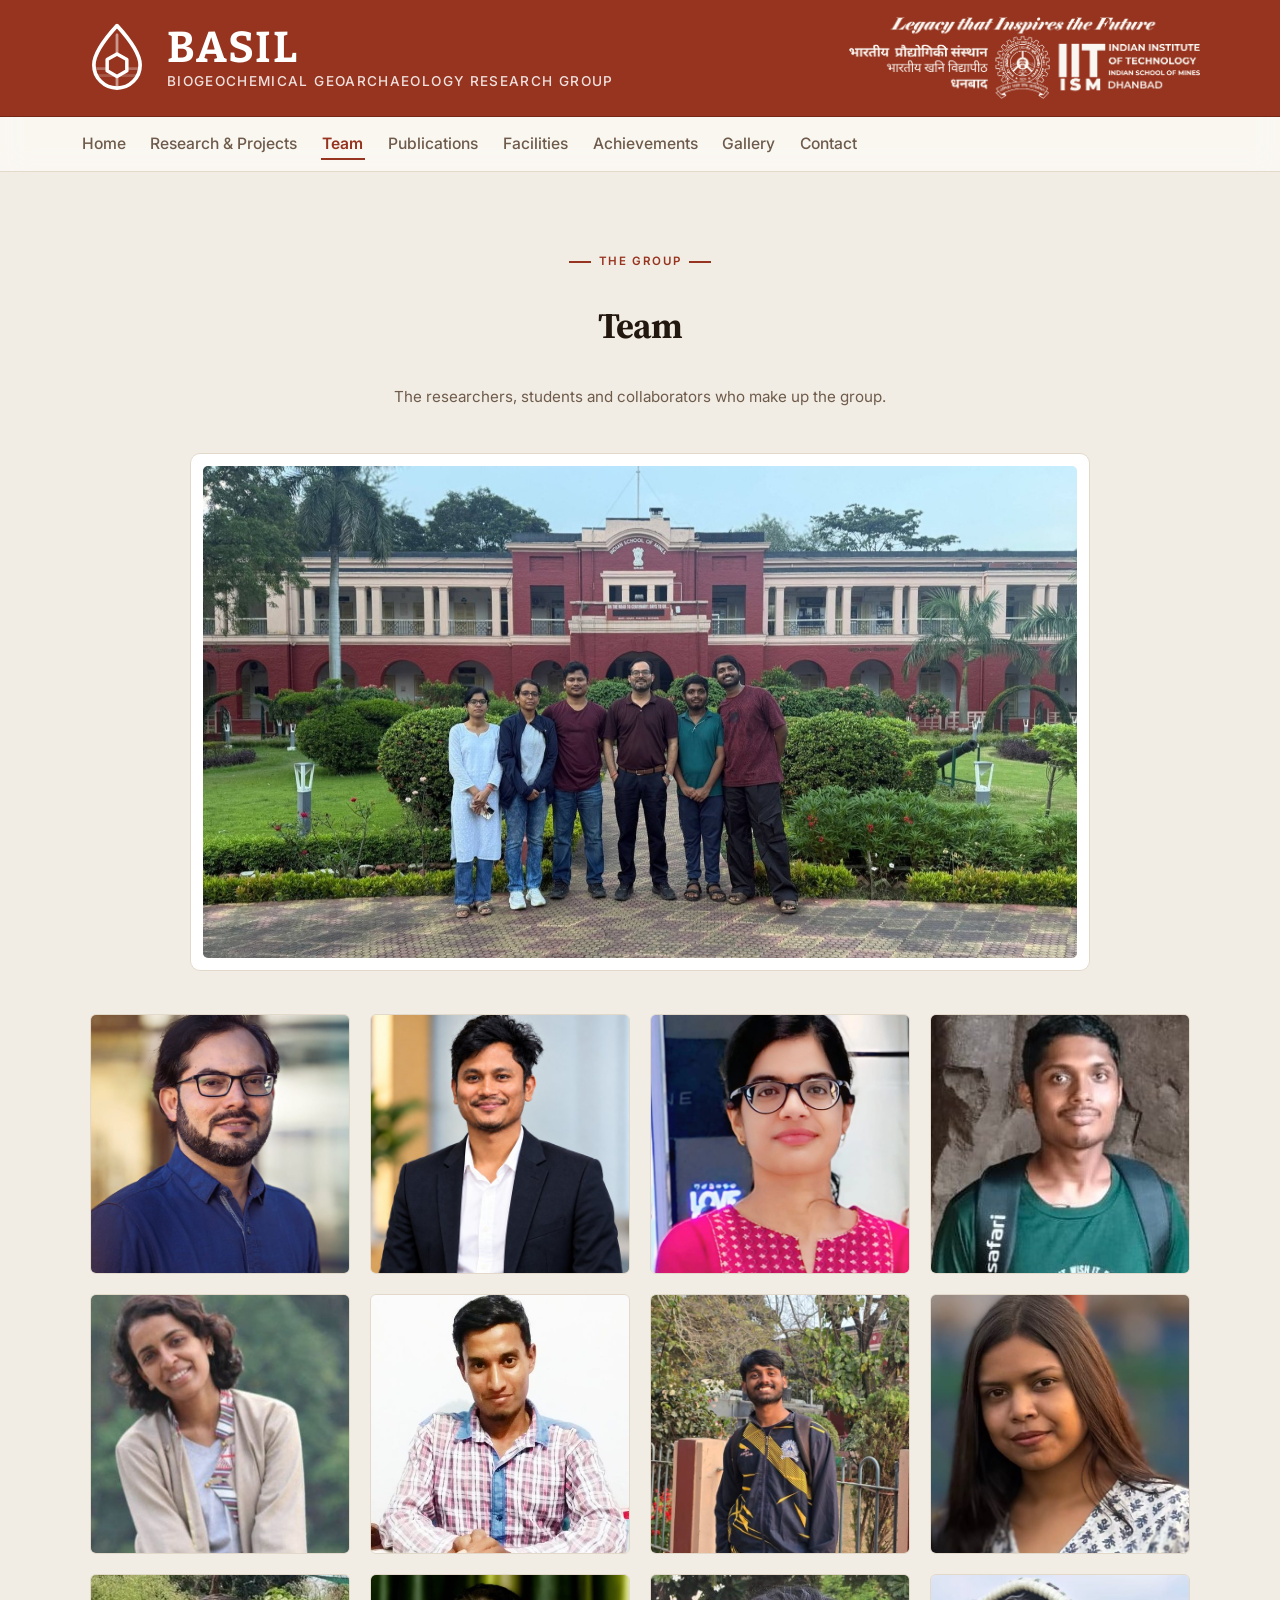
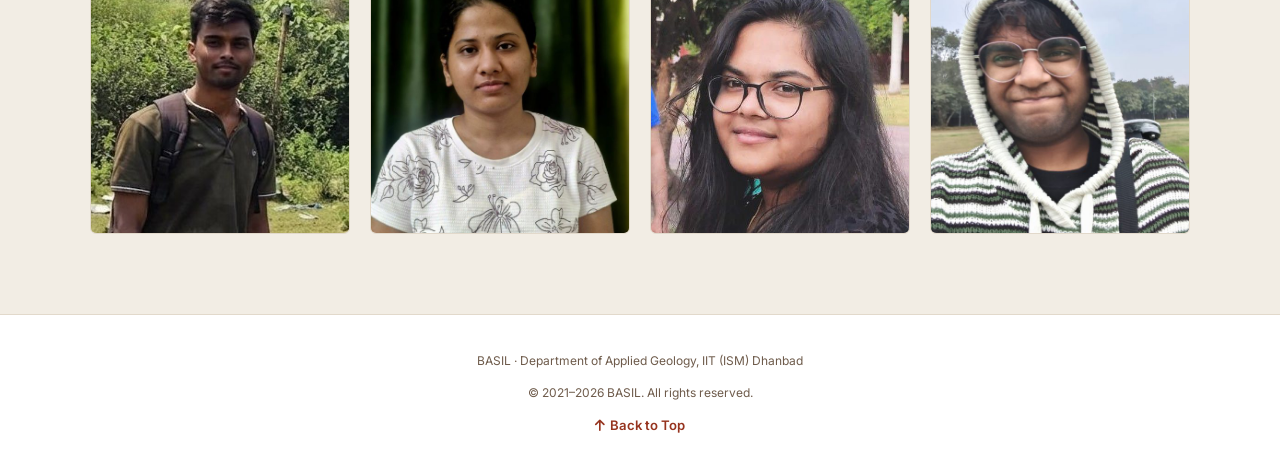
<file: team.html>
<!DOCTYPE html>
<!--
  ============================================================================
  BASIL - Biogeochemical Geoarchaeology Research Group
  Department of Applied Geology, IIT (ISM) Dhanbad

  PAGE: Team - add or remove a member card in the single grid below

  HOW TO EDIT THIS PAGE
  ---------------------
  * Everything a visitor reads lives between <main> and </main> below.
  * The header/nav and footer are repeated on every page. If you change them,
    change them in ALL .html files (see README.md -> "Editing the navigation").
  * Styling lives in assets/css/style.css - colours are set once at the top.
  * Publications are DATA, not markup: edit assets/js/publications.js.
  * See README.md in the project root for step-by-step instructions.
  ============================================================================
-->
<html lang="en">
<head>
  <meta charset="UTF-8">
  <meta name="viewport" content="width=device-width, initial-scale=1.0">
  <title>Team | BASIL | IIT (ISM) Dhanbad</title>

  <!-- SEO & academic metadata -->
  <meta name="description" content="Members of BASIL: group leader, doctoral researchers, students and collaborators.">
  <meta name="keywords" content="BASIL, Biogeochemical Geoarchaeology Research Group, Deepak Kumar Jha, geoarchaeology, leaf wax biomarkers, n-alkanes, stable isotopes, Quaternary climate, IIT ISM Dhanbad, fire ecology, Belan Valley">
  <meta name="author" content="BASIL - Biogeochemical Geoarchaeology Research Group, IIT (ISM) Dhanbad">

  <!-- Link preview (WhatsApp, X, LinkedIn) -->
  <meta property="og:title" content="Team | BASIL | IIT (ISM) Dhanbad">
  <meta property="og:description" content="Members of BASIL: group leader, doctoral researchers, students and collaborators.">
  <meta property="og:image" content="assets/images/wix_gallery_exact/wix_field_visit_35.jpg">
  <meta property="og:type" content="website">

  <!-- Fonts: Bitter (BASIL wordmark) + Source Serif 4 (headings) + Inter (body) -->
  <link rel="preconnect" href="https://fonts.googleapis.com">
  <link rel="preconnect" href="https://fonts.gstatic.com" crossorigin>
  <link href="https://fonts.googleapis.com/css2?family=Bitter:wght@600;700&family=Inter:wght@400;500;600&family=Source+Serif+4:opsz,wght@8..60,400;8..60,600;8..60,700&display=swap" rel="stylesheet">
  <link rel="stylesheet" href="https://cdnjs.cloudflare.com/ajax/libs/font-awesome/6.4.0/css/all.min.css">

  <link rel="stylesheet" href="assets/css/style.css?v=20261114-1">

  <!-- Marks that JavaScript is available, before the page paints, so the
       scroll animations never leave content invisible if JS is switched off. -->
  <script>document.documentElement.classList.add('js');</script>
</head>
<body>

  <!-- ==== HEADER / NAVIGATION (same on every page) ==================== -->
  <header class="header-nav" id="header">
    <!-- Row 1: group identity and host institution -->
    <div class="brand-bar">
      <div class="container brand-bar-inner">
      <a href="index.html" class="brand-logo">
        <svg class="brand-mark" viewBox="0 0 64 64" aria-hidden="true" focusable="false"><defs><clipPath id="basilLeaf"><path d="M32 4C43 16 52 28 52 38a20 20 0 0 1-40 0C12 28 21 16 32 4Z"/></clipPath></defs><g clip-path="url(#basilLeaf)"><rect x="0" y="40" width="64" height="2.4" fill="currentColor" opacity=".28"/><rect x="0" y="46" width="64" height="2.4" fill="currentColor" opacity=".18"/></g><path d="M32 4C43 16 52 28 52 38a20 20 0 0 1-40 0C12 28 21 16 32 4Z" fill="none" stroke="currentColor" stroke-width="3.2" stroke-linejoin="round"/><path d="M32 12v46" stroke="currentColor" stroke-width="2.4" stroke-linecap="round" opacity=".5"/><path class="brand-mark-core" d="M32 28.5 40.5 33.4v9.7L32 48l-8.5-4.9v-9.7Z" fill="var(--paper, #fff)" stroke="currentColor" stroke-width="3" stroke-linejoin="round"/></svg>
        <div class="brand-text">
          <span class="brand-name">BASIL</span>
          <span class="brand-sub">Biogeochemical Geoarchaeology Research Group</span>
        </div>
      </a>

      <!-- Host institution. iitism_logo.png is the compact round emblem if
           you ever want a narrower header. -->
      <a class="brand-inst" href="https://www.iitism.ac.in" target="_blank" rel="noopener"
         aria-label="Indian Institute of Technology (ISM) Dhanbad"
         title="Indian Institute of Technology (ISM) Dhanbad">
        <span class="brand-inst-mark" role="img" aria-label="IIT (ISM) Dhanbad"></span>
      </a>
      </div>
    </div>

    <!-- Row 2: navigation -->
    <div class="container nav-container">
      <div class="nav-menu">
        <ul class="nav-links" id="nav-links">
          <li><a href="index.html" class="nav-link">Home</a></li>
          <li><a href="research.html" class="nav-link">Research &amp; Projects</a></li>
          <li><a href="team.html" class="nav-link active">Team</a></li>
          <li><a href="publications.html" class="nav-link">Publications</a></li>
          <li><a href="facilities.html" class="nav-link">Facilities</a></li>
          <li><a href="achievements.html" class="nav-link">Achievements</a></li>
          <li><a href="gallery.html" class="nav-link">Gallery</a></li>
          <li><a href="contact.html" class="nav-link">Contact</a></li>
        </ul>

        <div class="nav-actions">
          <button id="mobile-menu-btn" class="mobile-menu-btn" aria-label="Open navigation menu">
            <i class="fa-solid fa-bars"></i>
          </button>
        </div>
      </div>
    </div>
    <div class="scroll-progress" id="scroll-progress"></div>
  </header>

  <!-- ==== PAGE CONTENT =============================================== -->
  <main class="page-main">
<section id="team" class="team-section">
    <div class="container">
      <div class="section-header center" data-reveal="left">
        <span class="section-kicker">The Group</span>
        <h2 class="section-title">Team</h2>
        <p class="section-desc">The researchers, students and collaborators who make up the group.</p>
      </div>

      <!-- Group photograph. Swap the file in assets/images/ to change it;
           roughly 1600px wide is plenty. -->
      <figure class="group-photo" data-reveal="fade">
        <img src="assets/images/team_group_photo.jpg"
             alt="The BASIL research group outside the Indian School of Mines heritage building, IIT (ISM) Dhanbad"
             width="1600" height="1200" decoding="async">
      </figure>

      <!-- ---- MEMBERS ------------------------------------------------
           One flat grid, no groupings. To add someone, copy a whole
           <div class="team-card"> ... </div> block and change the photo,
           name, role and institution. Put the photo in assets/images/
           first; square images crop best.
           ------------------------------------------------------------ -->
      <div class="team-grid">
        <div class="team-card" data-reveal="left" tabindex="0">
          <div class="member-photo-container">
            <img src="assets/images/deepak_jha_team.jpg" alt="Dr. Deepak Kumar Jha" class="member-photo" width="560" height="560" decoding="async">
          </div>
          <div class="member-info">
            <h3 class="member-name">Dr. Deepak Kumar Jha</h3>
            <span class="member-role">Group Leader</span>
            <p class="member-inst">Assistant Professor, IIT (ISM) Dhanbad, India</p>
            <a class="member-mail" href="mailto:deepakgeo@iitism.ac.in">deepakgeo@iitism.ac.in</a>
          </div>
        </div>

        <div class="team-card" data-reveal="left" tabindex="0">
          <div class="member-photo-container">
            <img src="assets/images/member_belligraham_narzary.jpg" alt="Dr. Belligraham Narzary" class="member-photo" width="560" height="560" decoding="async">
          </div>
          <div class="member-info">
            <h3 class="member-name">Dr. Belligraham Narzary</h3>
            <span class="member-role">Centenary Early Faculty Fellow (CE2F)</span>
            <p class="member-inst">Department of Applied Geology, IIT (ISM) Dhanbad, India</p>
            <a class="member-mail" href="mailto:8033@iitism.ac.in">8033@iitism.ac.in</a>
          </div>
        </div>
        <div class="team-card" data-reveal="left" tabindex="0">
          <div class="member-photo-container">
            <img src="assets/images/vimochani_tripathi.jpg" alt="Ms. Vimochani Tripathi" class="member-photo" width="560" height="560" decoding="async">
          </div>
          <div class="member-info">
            <h3 class="member-name">Ms. Vimochani Tripathi</h3>
            <span class="member-role">PhD Candidate</span>
            <p class="member-inst">IIT (ISM) Dhanbad, India</p>
            <a class="member-mail" href="mailto:25dr0328@iitism.ac.in">25dr0328@iitism.ac.in</a>
          </div>
        </div>
        <div class="team-card" data-reveal="left" tabindex="0">
          <div class="member-photo-container">
            <img src="assets/images/ayush_shrote.jpg" alt="Mr. Ayush Suresh Shrote" class="member-photo" width="268" height="268" decoding="async">
          </div>
          <div class="member-info">
            <h3 class="member-name">Mr. Ayush Suresh Shrote</h3>
            <span class="member-role">PhD Candidate</span>
            <p class="member-inst">IIT (ISM) Dhanbad, India</p>
            <a class="member-mail" href="mailto:26dr0170@iitism.ac.in">26dr0170@iitism.ac.in</a>
          </div>
        </div>
        <div class="team-card" data-reveal="left" tabindex="0">
          <div class="member-photo-container">
            <img src="assets/images/shreya_shrey.jpg" alt="Ms. Shreya Shrey" class="member-photo" width="348" height="348" decoding="async">
          </div>
          <div class="member-info">
            <h3 class="member-name">Ms. Shreya Shrey</h3>
            <span class="member-role">PhD Candidate (Part-Time)</span>
            <p class="member-inst">IIT (ISM) Dhanbad, India</p>
            <a class="member-mail" href="mailto:26dp0101@iitism.ac.in">26dp0101@iitism.ac.in</a>
          </div>
        </div>
        <div class="team-card" data-reveal="left" tabindex="0">
          <div class="member-photo-container">
            <img src="assets/images/hemant_vaishnav.jpg" alt="Mr. Hemant Vaishnav" class="member-photo" width="496" height="496" decoding="async">
          </div>
          <div class="member-info">
            <h3 class="member-name">Mr. Hemant Vaishnav</h3>
            <span class="member-role">PhD Candidate</span>
            <p class="member-inst">Indira Gandhi National Tribal University, India</p>
            <a class="member-mail" href="mailto:vaishnavhk.igntu@gmail.com">vaishnavhk.igntu@gmail.com</a>
          </div>
        </div>
        <div class="team-card" data-reveal="left" tabindex="0">
          <div class="member-photo-container">
            <img src="assets/images/mtech_student.jpg" alt="Mr. Aashin Krishna" class="member-photo" width="560" height="560" decoding="async">
          </div>
          <div class="member-info">
            <h3 class="member-name">Mr. Aashin Krishna</h3>
            <span class="member-role">Master's Thesis Student (Integrated M.Tech)</span>
            <p class="member-inst">IIT (ISM) Dhanbad, India</p>
            <a class="member-mail" href="mailto:22JE0008@iitism.ac.in">22JE0008@iitism.ac.in</a>
          </div>
        </div>
        <div class="team-card" data-reveal="left" tabindex="0">
          <div class="member-photo-container">
            <img src="assets/images/member_monalisa_behera.jpg" alt="Ms. Monalisa Behera" class="member-photo" width="560" height="560" decoding="async">
          </div>
          <div class="member-info">
            <h3 class="member-name">Ms. Monalisa Behera</h3>
            <span class="member-role">Master's Thesis Student (M.Sc. Tech.)</span>
            <p class="member-inst">IIT (ISM) Dhanbad, India</p>
            <a class="member-mail" href="mailto:monalisa21218@gmail.com">monalisa21218@gmail.com</a>
          </div>
        </div>
        <div class="team-card" data-reveal="left" tabindex="0">
          <div class="member-photo-container">
            <img src="assets/images/member_vikash_sharma.jpg" alt="Mr. Vikash Kumar Sharma" class="member-photo" width="345" height="345" decoding="async">
          </div>
          <div class="member-info">
            <h3 class="member-name">Mr. Vikash Kumar Sharma</h3>
            <span class="member-role">Master's Thesis Student (M.Sc. Tech.)</span>
            <p class="member-inst">IIT (ISM) Dhanbad, India</p>
            <a class="member-mail" href="mailto:iamvikash115@gmail.com">iamvikash115@gmail.com</a>
          </div>
        </div>
        <div class="team-card" data-reveal="left" tabindex="0">
          <div class="member-photo-container">
            <img src="assets/images/member_swagarika_giri.jpg" alt="Ms. Swagarika Giri" class="member-photo" width="560" height="560" decoding="async">
          </div>
          <div class="member-info">
            <h3 class="member-name">Ms. Swagarika Giri</h3>
            <span class="member-role">Master's Thesis Student (M.Sc. Tech.)</span>
            <p class="member-inst">IIT (ISM) Dhanbad, India</p>
            <a class="member-mail" href="mailto:swagarikagiri1@gmail.com">swagarikagiri1@gmail.com</a>
          </div>
        </div>
        <div class="team-card" data-reveal="left" tabindex="0">
          <div class="member-photo-container">
            <img src="assets/images/somya_goel.jpg" alt="Ms. Somya Goel" class="member-photo" width="440" height="440" decoding="async">
          </div>
          <div class="member-info">
            <h3 class="member-name">Ms. Somya Goel</h3>
            <span class="member-role">Master's Research Student</span>
            <p class="member-inst">National Museum Institute, Delhi, India</p>
            <a class="member-mail" href="mailto:somyagoel2002@gmail.com">somyagoel2002@gmail.com</a>
          </div>
        </div>
        <div class="team-card" data-reveal="left" tabindex="0">
          <div class="member-photo-container">
            <img src="assets/images/kumar_twarit.jpg" alt="Mr. Kumar Twarit" class="member-photo" width="560" height="560" decoding="async">
          </div>
          <div class="member-info">
            <h3 class="member-name">Mr. Kumar Twarit</h3>
            <span class="member-role">Intern</span>
            <p class="member-inst">IISER Mohali, India</p>
            <a class="member-mail" href="mailto:ms23018@iisermohali.ac.in">ms23018@iisermohali.ac.in</a>
          </div>
        </div>
      </div>

      <!-- ---- ALUMNI -------------------------------------------------
           When someone leaves, move their card into this block and
           remove the comment markers around it.

      <h3 class="people-group-title" data-reveal="left">Alumni</h3>
      <div class="team-grid">
        ... paste member cards here ...
      </div>
      -->
    </div>
  </section>
  </main>

  <!-- ==== FOOTER (same on every page) ================================ -->
  <footer class="footer">
    <div class="container footer-content">
      <p>BASIL &middot; Department of Applied Geology, IIT (ISM) Dhanbad</p>
      <p>&copy; 2021&ndash;2026 BASIL. All rights reserved.</p>
      <!-- Filled in by app.js from an external counter. Stays hidden if the
           service cannot be reached, so a broken counter never shows. -->
      <p class="visitor-count" id="visitor-count" hidden></p>
      <a href="#" class="back-to-top"><i class="fa-solid fa-arrow-up"></i> Back to Top</a>
    </div>
  </footer>

  <button class="scroll-top-fab" id="scroll-top-fab" aria-label="Scroll back to top">
    <i class="fa-solid fa-arrow-up"></i>
  </button>

  <!-- Publication data first, then the behaviour that renders it -->
  <script src="assets/js/publications.js?v=20261114-1"></script>
  <script src="assets/js/app.js?v=20261114-1"></script>

  <!-- Visitor statistics. The dashboard lives at
       https://basilrg.goatcounter.com - sign in there to see the numbers.
       Loads after the page, so it never delays anything a reader sees. -->
  <script data-goatcounter="https://basilrg.goatcounter.com/count"
          async src="https://gc.zgo.at/count.js"></script>
</body>
</html>
</file>
<file: assets/css/style.css>
/* ==========================================================================
   Dr. Deepak Kumar Jha - Biogeochemical Geoarchaeology Research Group
   Design System: "Heritage" — Sandstone paper, brick red, warm brown ink.
   Drawn from the red-brick and sandstone of the IIT (ISM) Dhanbad campus.
   Flat colours only, no gradients. Serif headings, quiet sans UI.
   ========================================================================== */

/* --------------------------------------------------------------------------
   1. Design Tokens
   -------------------------------------------------------------------------- */
:root {
  /* Surfaces — warm sandstone papers */
  --paper:        #FAF7F2;   /* page background */
  --paper-2:      #F2EDE4;   /* tinted section band */
  --surface:      #FFFFFF;   /* cards */
  --surface-2:    #F0E9DF;   /* chips, wells, badges */
  --line:         #E2D9CB;
  --line-strong:  #CBBBA6;

  /* Ink — warm browns, never pure black */
  --ink:          #23180F;   /* headings */
  --ink-2:        #4A3B2E;   /* body */
  --ink-3:        #6E5B4B;   /* muted / captions — AA on every surface */

  /* Accent — weathered brick red (single accent, flat) */
  --accent:       #96341F;
  --accent-hover: #742717;
  --accent-tint:  #F2E3DD;
  --on-accent:    #FFFFFF;

  /* Typography */
  --font-heading: 'Source Serif 4', Georgia, 'Times New Roman', serif;
  --font-body:    'Inter', -apple-system, BlinkMacSystemFont, sans-serif;
  --font-label:   'Inter', -apple-system, BlinkMacSystemFont, sans-serif;
  /* Slab serif, used only for the BASIL wordmark in the header */
  --font-brand:   'Bitter', 'Source Serif 4', Georgia, serif;

  /* Shadows — warm, low-spread */
  --shadow-sm: 0 1px 2px rgba(35, 24, 15, 0.05);
  --shadow-md: 0 6px 18px -6px rgba(35, 24, 15, 0.14);
  --shadow-lg: 0 18px 40px -12px rgba(35, 24, 15, 0.20);

  /* Motion */
  --transition-fast:   0.15s cubic-bezier(0.4, 0, 0.2, 1);
  --transition-normal: 0.25s cubic-bezier(0.4, 0, 0.2, 1);
  --ease-pop: cubic-bezier(0.22, 1, 0.36, 1);

  /* Legacy aliases (kept so no rule silently loses its colour) */
  --ism-red: var(--accent);
  --ism-red-dark: var(--accent-hover);
  --ism-red-light: var(--accent-hover);
  --ism-skin: var(--surface-2);
  --ism-skin-dark: var(--line);
  --ism-skin-light: var(--paper-2);
  --bg-primary: var(--paper);
  --bg-secondary: var(--paper-2);
  --bg-card: var(--surface);
  --bg-card-hover: var(--surface-2);
  --bg-glass: rgba(250, 247, 242, 0.88);
  --border-color: var(--line);
  --border-hover: var(--accent);
  --accent-primary: var(--accent);
  --accent-secondary: var(--accent-hover);
  --accent-subtle: var(--ink-3);
  --accent-badge: var(--surface-2);
  --text-main: var(--ink-2);
  --text-muted: var(--ink-3);
  --text-dim: var(--ink-3);
  --text-heading: var(--ink);
}

/* --------------------------------------------------------------------------
   2. Reset & Base Typography
   -------------------------------------------------------------------------- */
*, *::before, *::after {
  box-sizing: border-box;
  margin: 0;
  padding: 0;
}

html {
  scroll-behavior: smooth;
  scroll-padding-top: 182px;  /* clears the two-row sticky header (172px) */
  font-size: 16px;
}

body {
  font-family: var(--font-body);
  background-color: var(--paper);
  color: var(--ink-2);
  line-height: 1.65;
  overflow-x: hidden;
  -webkit-font-smoothing: antialiased;
  transition: background-color var(--transition-normal), color var(--transition-normal);
}

h1, h2, h3, h4, h5, h6 {
  font-family: var(--font-heading);
  color: var(--ink);
  letter-spacing: -0.02em;
}

a {
  color: var(--accent);
  text-decoration: none;
  transition: color var(--transition-fast);
}

a:hover { color: var(--accent-hover); }

ul { list-style: none; }

img {
  max-width: 100%;
  height: auto;
  display: block;
}

::selection {
  background: var(--accent);
  color: var(--on-accent);
}

:focus-visible {
  outline: 2px solid var(--accent);
  outline-offset: 3px;
  border-radius: 3px;
}

.container {
  width: 90%;
  max-width: 1160px;
  margin: 0 auto;
  padding: 0 1rem;
}

section {
  padding: 5rem 0;
  position: relative;
}

/* Keeps the footer down the page on short single-section pages */
.page-main {
  display: block;
  min-height: 64vh;
}

/* --------------------------------------------------------------------------
   3. Section Headers
   -------------------------------------------------------------------------- */
.section-header {
  display: flex;
  justify-content: space-between;
  align-items: flex-end;
  gap: 1.5rem;
  margin-bottom: 2.75rem;
}

.section-header.center {
  flex-direction: column;
  align-items: center;
  text-align: center;
}

.section-kicker {
  display: inline-flex;
  align-items: center;
  gap: 0.5rem;
  font-family: var(--font-label);
  font-size: 0.72rem;
  font-weight: 600;
  text-transform: uppercase;
  letter-spacing: 0.14em;
  color: var(--accent);
  margin-bottom: 0.6rem;
}

.section-kicker::before {
  content: '';
  width: 22px;
  height: 2px;
  background: var(--accent);
  flex-shrink: 0;
}

.section-header.center .section-kicker::after {
  content: '';
  width: 22px;
  height: 2px;
  background: var(--accent);
  flex-shrink: 0;
}

.section-title {
  font-size: clamp(1.75rem, 3.2vw, 2.25rem);
  font-weight: 700;
  color: var(--ink);
  line-height: 1.15;
  text-transform: none;
}

.section-desc {
  margin-top: 0.85rem;
  max-width: 620px;
  font-size: 0.95rem;
  color: var(--ink-3);
}

.header-btn {
  font-size: 0.86rem;
  font-weight: 600;
  color: var(--on-accent);
  display: inline-flex;
  align-items: center;
  gap: 0.45rem;
  padding: 0.6rem 1.15rem;
  border-radius: 4px;
  border: 1px solid var(--accent);
  background: var(--accent);
  white-space: nowrap;
  transition: background var(--transition-fast), transform var(--transition-fast), box-shadow var(--transition-fast);
}

.header-btn:hover {
  background: var(--accent-hover);
  border-color: var(--accent-hover);
  color: var(--on-accent);
  transform: translateY(-2px);
  box-shadow: var(--shadow-md);
}

.header-btn i { transition: transform var(--transition-fast); }
.header-btn:hover i { transform: translateX(3px); }

/* --------------------------------------------------------------------------
   4. Navigation
   -------------------------------------------------------------------------- */
.header-nav {
  position: sticky;
  top: 0;
  left: 0;
  width: 100%;
  z-index: 1000;
  background: var(--bg-glass);
  backdrop-filter: blur(14px) saturate(150%);
  -webkit-backdrop-filter: blur(14px) saturate(150%);
  border-bottom: 1px solid var(--line);
  transition: box-shadow var(--transition-normal), border-color var(--transition-normal);
}

/* Thin progress bar showing scroll position */
.scroll-progress {
  position: absolute;
  left: 0;
  bottom: -1px;
  height: 2px;
  width: 100%;
  background: var(--accent);
  transform: scaleX(0);
  transform-origin: 0 50%;
  will-change: transform;
}

.header-nav.scrolled {
  box-shadow: var(--shadow-md);
  border-color: var(--line-strong);
}

/* ---- Row 2: navigation ------------------------------------------------ */
.nav-container {
  display: flex;
  justify-content: flex-end;
  align-items: center;
  height: 54px;
  transition: height var(--transition-normal);
}

.header-nav.scrolled .nav-container { height: 48px; }

.nav-menu {
  width: 100%;
  justify-content: space-between;
}

.brand-logo {
  display: flex;
  align-items: center;
  gap: 0.8rem;
}

/* Leaf + molecular ring mark; inherits the accent colour in both themes */
/* ---- Row 1: BASIL lockup on the left, host institution on the right ----
   Two rows rather than one, because the full IIT (ISM) lockup, the BASIL
   strapline and nine nav items cannot share a single 1140px bar. ------- */
/* Row 1 is a solid accent band; everything inside it flips to the light
   ink so it reads against the red. */
.brand-bar {
  background: var(--accent);
  border-bottom: 1px solid var(--accent-hover);
}

.brand-bar-inner {
  display: flex;
  align-items: center;
  justify-content: space-between;
  gap: 1.5rem;
  height: 116px;
  transition: height var(--transition-normal);
}

.header-nav.scrolled .brand-bar-inner { height: 88px; }

/* Host-institution logo */
.brand-inst {
  display: flex;
  align-items: center;
  flex-shrink: 0;
}

/* The institution lockup is supplied pre-tinted in two versions and swapped
   by theme. (A CSS mask would be neater, but a mask read by luminance rather
   than alpha renders nothing at all -- this approach cannot fail that way.)
   To restore the official blue, point both rules at iitism_logo_full.png. */
.brand-inst-mark {
  display: block;
  height: 82px;
  aspect-ratio: 725 / 169;
  background: url('../images/iitism_logo_onred.png') center / contain no-repeat;
  transition: height var(--transition-normal), opacity var(--transition-fast);
}

.brand-mark {
  width: 74px;
  height: 74px;
  flex-shrink: 0;
  color: var(--on-accent);
  transition: transform var(--transition-normal), width var(--transition-normal), height var(--transition-normal);
}

.brand-logo:hover .brand-mark { transform: rotate(-6deg) scale(1.06); }

/* Cut-out at the centre of the leaf: fill it with the band colour */
.brand-mark-core { fill: var(--accent); }

.header-nav.scrolled .brand-mark { width: 60px; height: 60px; }

.brand-text {
  display: flex;
  flex-direction: column;
  gap: 0.22rem;
}

.brand-name {
  font-family: var(--font-brand);
  font-size: 2.7rem;
  font-weight: 700;
  color: var(--on-accent);
  letter-spacing: 0.05em;
  line-height: 1;
  transition: color var(--transition-fast), font-size var(--transition-normal);
}

.header-nav.scrolled .brand-name { font-size: 2.15rem; }

.brand-logo:hover .brand-name { color: #FFFFFF; }

.brand-sub {
  font-family: var(--font-label);
  white-space: nowrap;
  font-size: 0.85rem;
  color: rgba(255, 255, 255, 0.85);
  font-weight: 500;
  letter-spacing: 0.1em;
  text-transform: uppercase;
  line-height: 1.2;
}

.nav-menu {
  display: flex;
  align-items: center;
  gap: 1.5rem;
}

.nav-links {
  display: flex;
  gap: 1.35rem;
}

.nav-link {
  font-size: 0.98rem;
  font-weight: 500;
  color: var(--ink-3);
  padding: 0.4rem 0.1rem;
  position: relative;
  transition: color var(--transition-fast);
}

.nav-link:hover, .nav-link.active {
  color: var(--accent);
}

.nav-link.active { font-weight: 600; }

.nav-link::after {
  content: '';
  position: absolute;
  bottom: 0;
  left: 0;
  width: 100%;
  height: 2px;
  background: var(--accent);
  transform: scaleX(0);
  transform-origin: 0 50%;
  transition: transform 0.3s var(--ease-pop);
}

.nav-link.active::after, .nav-link:hover::after { transform: scaleX(1); }

.nav-actions {
  display: flex;
  align-items: center;
  gap: 0.65rem;
}

.mobile-menu-btn {
  display: none;
  background: var(--surface-2);
  border: 1px solid var(--line);
  color: var(--accent);
  width: 38px;
  height: 38px;
  border-radius: 4px;
  font-size: 1.05rem;
  cursor: pointer;
}

/* --------------------------------------------------------------------------
   5. Hero
   -------------------------------------------------------------------------- */
.hero-section {
  padding-top: 4.5rem;
  padding-bottom: 4.5rem;
  background: var(--paper);
  border-bottom: 1px solid var(--line);
  overflow: hidden;
  position: relative;
}

/* Artwork sits centred behind the introduction, blurred and faded right back
   so it reads as texture rather than a picture. Both edges are masked so it
   never meets the section border hard. Opacity is kept low enough that the
   body text still clears AA contrast over the darkest part of the artwork. */
.hero-section::before {
  content: '';
  position: absolute;
  inset: 0;
  background: url('../images/banner_geoarch_venn.png') no-repeat center center;
  background-size: auto 128%;
  opacity: 0.14;
  filter: blur(3px) saturate(0.85);
  pointer-events: none;
  -webkit-mask-image: linear-gradient(to right, transparent 0%, #000 16%, #000 84%, transparent 100%);
          mask-image: linear-gradient(to right, transparent 0%, #000 16%, #000 84%, transparent 100%);
}

@media (max-width: 900px) {
  .hero-section::before { opacity: 0.09; background-size: auto 105%; }
}

/* Single column: the site is about the group, so there is no portrait
   column beside the introduction any more. */
.hero-single {
  position: relative;
  z-index: 1;
}

.hero-content {
  display: flex;
  flex-direction: column;
  gap: 1.15rem;
}

.badge-group {
  display: flex;
  flex-wrap: wrap;
  gap: 0.5rem;
}

.badge-tag {
  font-family: var(--font-label);
  font-size: 0.72rem;
  font-weight: 500;
  padding: 0.3rem 0.65rem;
  border-radius: 3px;
  background: var(--surface);
  color: var(--accent);
  border: 1px solid var(--line);
  transition: border-color var(--transition-fast), transform var(--transition-fast);
}

.badge-tag:hover {
  border-color: var(--accent);
  transform: translateY(-2px);
}

.hero-title {
  font-size: clamp(2.1rem, 4.6vw, 3rem);
  font-weight: 700;
  color: var(--ink);
  line-height: 1.1;
  letter-spacing: -0.035em;
}

.hero-subtitle {
  font-family: var(--font-label);
  font-size: 0.86rem;
  font-weight: 500;
  color: var(--accent);
  letter-spacing: 0.01em;
}

.hero-bio {
  font-size: 0.96rem;
  color: var(--ink-2);
  line-height: 1.8;
  max-width: 78ch;
}

.hero-cta {
  display: flex;
  flex-wrap: wrap;
  gap: 0.75rem;
  margin-top: 0.5rem;
}

.btn-primary {
  background: var(--accent);
  color: var(--on-accent);
  padding: 0.75rem 1.4rem;
  border-radius: 4px;
  font-weight: 600;
  font-size: 0.88rem;
  display: inline-flex;
  align-items: center;
  gap: 0.5rem;
  border: 1px solid var(--accent);
  cursor: pointer;
  transition: background var(--transition-fast), transform var(--transition-fast), box-shadow var(--transition-fast);
}

.btn-primary:hover {
  background: var(--accent-hover);
  border-color: var(--accent-hover);
  color: var(--on-accent);
  transform: translateY(-3px);
  box-shadow: var(--shadow-md);
}

.btn-secondary {
  background: var(--surface);
  color: var(--ink-2);
  padding: 0.75rem 1.4rem;
  border-radius: 4px;
  font-weight: 600;
  font-size: 0.88rem;
  display: inline-flex;
  align-items: center;
  gap: 0.5rem;
  border: 1px solid var(--line);
  cursor: pointer;
  transition: border-color var(--transition-fast), color var(--transition-fast), transform var(--transition-fast), box-shadow var(--transition-fast);
}

.btn-secondary:hover {
  border-color: var(--accent);
  color: var(--accent);
  transform: translateY(-3px);
  box-shadow: var(--shadow-sm);
}

.btn-primary i, .btn-secondary i { font-size: 0.9em; }

/* --------------------------------------------------------------------------
   6. Partners Bar
   -------------------------------------------------------------------------- */
.partners-bar {
  background: var(--surface);
  border-bottom: 1px solid var(--line);
  padding: 1.75rem 0;
}

.partners-container {
  display: flex;
  flex-wrap: wrap;
  align-items: center;
  justify-content: space-between;
  gap: 1.75rem;
}

.partners-label {
  font-family: var(--font-label);
  font-size: 0.7rem;
  font-weight: 600;
  color: var(--ink-3);
  text-transform: uppercase;
  letter-spacing: 0.1em;
  max-width: 170px;
  line-height: 1.5;
}

.partners-logos {
  display: flex;
  flex-wrap: wrap;
  align-items: center;
  gap: 2.75rem;
}

.partner-item img {
  height: 54px;
  width: auto;
  object-fit: contain;
  transition: transform var(--transition-normal);
}

.partner-item img:hover { transform: scale(1.08); }

/* --------------------------------------------------------------------------
   7. News & Announcements
   -------------------------------------------------------------------------- */
/* --------------------------------------------------------------------------
   About the group (home page)
   The group's own write-up: a lead paragraph, the three research questions
   as numbered cards, then the lab capacity note and a collaboration call.
   -------------------------------------------------------------------------- */
/* NB: research.html also has a section called .about-section (the research
   themes). This block is the home page's own, hence the separate name. */
.group-about {
  background: var(--paper-2);
  border-bottom: 1px solid var(--line);
}

.about-lead {
  max-width: 78ch;
  margin-bottom: 2.25rem;
  font-size: 1rem;
  line-height: 1.85;
  color: var(--ink-2);
}

.question-grid {
  display: grid;
  grid-template-columns: repeat(3, 1fr);
  gap: 1.25rem;
}

.question-card {
  background: var(--surface);
  border: 1px solid var(--line);
  border-left: 3px solid var(--accent);
  border-radius: 6px;
  padding: 1.5rem 1.4rem;
  display: flex;
  flex-direction: column;
  gap: 0.85rem;
}

.question-card h3 {
  font-family: var(--font-heading);
  font-size: 1.02rem;
  font-weight: 600;
  line-height: 1.4;
  color: var(--ink);
}

.question-card p {
  font-size: 0.88rem;
  line-height: 1.7;
  color: var(--ink-3);
}

.about-capacity {
  max-width: 78ch;
  margin-top: 2.25rem;
  font-size: 0.94rem;
  line-height: 1.85;
  color: var(--ink-2);
}

/* Trails the paragraph it belongs to rather than sitting on its own line */
.inline-link {
  display: inline-flex;
  align-items: center;
  gap: 0.35rem;
  margin-left: 0.4rem;
  font-family: var(--font-label);
  font-size: 0.84rem;
  font-weight: 600;
  color: var(--accent);
  white-space: nowrap;
}

.inline-link i {
  font-size: 0.72em;
  transition: transform var(--transition-fast);
}

.inline-link:hover { color: var(--accent-hover); }
.inline-link:hover i { transform: translateX(3px); }

.collab-box {
  margin-top: 2.5rem;
  background: var(--surface);
  border: 1px solid var(--line);
  border-left: 3px solid var(--accent);
  border-radius: 6px;
  padding: 1.75rem;
  display: flex;
  flex-direction: column;
  align-items: flex-start;
  gap: 1rem;
}

.collab-box h3 {
  font-family: var(--font-heading);
  font-size: 1.25rem;
  font-weight: 700;
  color: var(--ink);
}

.collab-box p {
  max-width: 78ch;
  font-size: 0.92rem;
  line-height: 1.8;
  color: var(--ink-2);
}

@media (max-width: 900px) {
  .question-grid { grid-template-columns: repeat(2, 1fr); }
}

@media (max-width: 620px) {
  .question-grid { grid-template-columns: 1fr; }
  .collab-box { padding: 1.35rem; }
  .inline-link { margin-left: 0; display: flex; margin-top: 0.6rem; }
}

.news-section {
  background: var(--paper-2);
  border-bottom: 1px solid var(--line);
}

.news-container-grid {
  display: grid;
  grid-template-columns: 0.9fr 1.1fr;
  gap: 1.5rem;
}

.featured-news-box {
  background: var(--surface);
  border: 1px solid var(--line);
  border-left: 3px solid var(--accent);
  border-radius: 6px;
  padding: 1.75rem;
  display: flex;
  flex-direction: column;
  justify-content: space-between;
  gap: 1rem;
  transition: transform var(--transition-normal), box-shadow var(--transition-normal);
}

.featured-news-box:hover {
  transform: translateY(-3px);
  box-shadow: var(--shadow-md);
}

.box-tag {
  font-family: var(--font-label);
  font-size: 0.68rem;
  font-weight: 600;
  text-transform: uppercase;
  letter-spacing: 0.1em;
  color: var(--on-accent);
  background: var(--accent);
  padding: 0.25rem 0.6rem;
  border-radius: 3px;
  width: fit-content;
}

.featured-news-box h3 {
  font-size: 1.3rem;
  font-weight: 700;
  color: var(--ink);
}

.featured-news-box p {
  font-size: 0.92rem;
  color: var(--ink-2);
  line-height: 1.7;
}

.box-footer {
  font-family: var(--font-label);
  font-size: 0.8rem;
  font-weight: 500;
  color: var(--accent);
}

/* ---- News ticker --------------------------------------------------------
   The track holds the cards twice (the second set is cloned by app.js), so
   sliding it exactly -50% loops seamlessly with no visible jump. ---------- */
.news-marquee {
  position: relative;
  margin-top: 1.5rem;
  overflow: hidden;
  padding: 0.25rem 0;
  /* soften both ends so cards fade out instead of being sliced off */
  -webkit-mask-image: linear-gradient(to right, transparent, #000 6%, #000 94%, transparent);
          mask-image: linear-gradient(to right, transparent, #000 6%, #000 94%, transparent);
}

.news-track {
  display: flex;
  gap: 1rem;
  width: max-content;
  animation: news-scroll var(--marquee-duration, 45s) linear infinite;
}

/* Pause when the reader wants to actually read one */
.news-marquee:hover .news-track,
.news-marquee:focus-within .news-track {
  animation-play-state: paused;
}

.news-track .news-item-card {
  flex: 0 0 320px;
  width: 320px;
}

@keyframes news-scroll {
  from { transform: translateX(0); }
  to   { transform: translateX(-50%); }
}

/* No motion: fall back to a normal swipeable row */
@media (prefers-reduced-motion: reduce) {
  .news-marquee {
    overflow-x: auto;
    -webkit-mask-image: none;
            mask-image: none;
  }
  .news-track { animation: none; }
}

.news-item-card {
  background: var(--surface);
  border: 1px solid var(--line);
  border-radius: 6px;
  padding: 1.15rem;
  display: flex;
  flex-direction: column;
  gap: 0.45rem;
  transition: border-color var(--transition-fast), transform var(--transition-fast), box-shadow var(--transition-fast);
}

.news-item-card:hover {
  border-color: var(--accent);
  transform: translateY(-3px);
  box-shadow: var(--shadow-md);
}

.news-date {
  font-family: var(--font-label);
  font-size: 0.66rem;
  font-weight: 600;
  text-transform: uppercase;
  letter-spacing: 0.09em;
  color: var(--accent);
}

.news-item-card h4 {
  font-size: 0.98rem;
  font-weight: 600;
  line-height: 1.4;
  color: var(--ink);
}

.news-item-card p {
  font-size: 0.85rem;
  color: var(--ink-3);
  line-height: 1.6;
}

/* --------------------------------------------------------------------------
   8. Research Themes
   -------------------------------------------------------------------------- */
.about-section { background: var(--paper); }

.themes-grid {
  display: grid;
  grid-template-columns: repeat(3, 1fr);
  gap: 1.5rem;
}

.theme-card {
  background: var(--surface);
  border: 1px solid var(--line);
  border-radius: 6px;
  overflow: hidden;
  transition: border-color var(--transition-normal), transform var(--transition-normal), box-shadow var(--transition-normal);
}

.theme-card:hover {
  border-color: var(--accent);
  box-shadow: var(--shadow-lg);
  transform: translateY(-6px);
}

.theme-img-wrap {
  height: 170px;
  width: 100%;
  overflow: hidden;
  background: var(--surface-2);
}

.theme-img-wrap img {
  width: 100%;
  height: 100%;
  object-fit: cover;
  transition: transform 0.55s var(--ease-pop);
}

.theme-card:hover .theme-img-wrap img { transform: scale(1.07); }

.theme-content {
  padding: 1.5rem;
  display: flex;
  flex-direction: column;
  gap: 0.7rem;
}

.theme-icon {
  width: 40px;
  height: 40px;
  border-radius: 5px;
  background: var(--accent-tint);
  border: 1px solid var(--line);
  display: flex;
  align-items: center;
  justify-content: center;
  font-size: 1.05rem;
  color: var(--accent);
  transition: background var(--transition-normal), color var(--transition-normal), transform var(--transition-normal);
}

.theme-card:hover .theme-icon {
  background: var(--accent);
  border-color: var(--accent);
  color: var(--on-accent);
  transform: rotate(-6deg) scale(1.06);
}

.theme-content h3 {
  font-size: 1.15rem;
  font-weight: 700;
  color: var(--ink);
}

.theme-content p {
  font-size: 0.88rem;
  color: var(--ink-3);
  line-height: 1.7;
}

.theme-tags {
  display: flex;
  flex-wrap: wrap;
  gap: 0.4rem;
  margin-top: 0.35rem;
}

.theme-tags span {
  font-family: var(--font-label);
  font-size: 0.68rem;
  font-weight: 500;
  padding: 0.2rem 0.5rem;
  border-radius: 3px;
  background: var(--surface-2);
  color: var(--ink-2);
  border: 1px solid var(--line);
}

/* --------------------------------------------------------------------------
   9. Research Projects
   -------------------------------------------------------------------------- */
.projects-section {
  background: var(--paper-2);
  border-top: 1px solid var(--line);
  border-bottom: 1px solid var(--line);
}

.projects-grid {
  display: grid;
  grid-template-columns: repeat(2, 1fr);
  gap: 1.25rem;
  align-items: stretch;
}

/* These cards are read, not clicked. No hover lift, no border colour change,
   no shadow - the standing left rule marks them as information panels, the
   same idiom as .featured-news-box and .collab-box. */
.project-card {
  background: var(--surface);
  border: 1px solid var(--line);
  border-left: 3px solid var(--accent);
  border-radius: 6px;
  padding: 1.6rem;
  display: flex;
  flex-direction: column;
  gap: 0.6rem;
}

.project-top {
  display: flex;
  justify-content: space-between;
  align-items: center;
  gap: 1rem;
}

.project-badge {
  font-family: var(--font-label);
  font-size: 0.7rem;
  font-weight: 500;
  padding: 0.2rem 0.55rem;
  border-radius: 3px;
  background: var(--surface-2);
  color: var(--ink-3);
  border: 1px solid var(--line);
  white-space: nowrap;
}

.project-top h3 {
  font-size: 1.1rem;
  font-weight: 700;
  color: var(--ink);
}

.project-name {
  font-size: 0.95rem;
  font-weight: 600;
  color: var(--ink);
  line-height: 1.5;
}

.project-detail {
  font-size: 0.87rem;
  color: var(--ink-3);
  line-height: 1.7;
}

/* Host / funding institution for the project. Sized by height so the wide
   MPI lockup and the near-square IISER emblem sit at the same optical
   weight, and muted so it reads as a credit rather than a headline. */
/* Funding body, for projects that carry no partner logo. Sits where the
   logo would, so cards with and without one end the same way. */
.project-funder {
  margin-top: auto;
  padding-top: 1rem;
  border-top: 1px solid var(--line);
  font-family: var(--font-label);
  font-size: 0.76rem;
  letter-spacing: 0.02em;
  color: var(--ink-3);
}

.project-logo {
  margin-top: auto;
  padding-top: 1rem;
  border-top: 1px solid var(--line);
  display: flex;
  justify-content: flex-end;
}

.project-logo img {
  height: 44px;
  width: auto;
  max-width: 72%;
  object-fit: contain;
  opacity: 0.8;
}

/* A round emblem needs a little more height than a wide wordmark to carry
   the same visual weight beside it. */
.project-logo img.logo-emblem { height: 54px; }


/* --------------------------------------------------------------------------
   10. Team
   -------------------------------------------------------------------------- */
.team-section { background: var(--paper-2); }

/* auto-FILL, not auto-fit: auto-fit collapses the empty tracks, so a group
   holding a single member would stretch that one card across the whole row.
   auto-fill keeps the tracks, so every card is the same size everywhere. */
/* Flex, not grid: with grid, justify-content centres the whole track group,
   so a section holding one member still sat in the left-hand track with
   empty tracks beside it. Flex wrapping centres the cards themselves. */
/* Group photograph above the member grid. Capped so it stays a portrait of
   the group rather than a banner, and matted on white the way the facility
   photos are, so it sits in a frame instead of being outlined flush. */
.group-photo {
  margin: 0 auto 2.75rem;
  max-width: 900px;
  background: var(--surface);
  border: 1px solid var(--line);
  border-radius: 10px;
  padding: 12px;
}

.group-photo img {
  display: block;
  width: 100%;
  height: auto;
  border-radius: 5px;
}

.team-grid {
  display: flex;
  flex-wrap: wrap;
  justify-content: center;
  gap: 1.25rem;
}

.team-card {
  flex: 0 1 260px;
  max-width: 260px;
}

/* People page is split into role groups (PI, doctoral, students, ...) */
.people-group + .people-group { margin-top: 3rem; }

.people-group-title {
  font-size: 1.15rem;
  font-weight: 700;
  color: var(--ink);
  text-align: center;
  padding-bottom: 0.75rem;
  margin-bottom: 1.5rem;
  border-bottom: 1px solid var(--line);
  position: relative;
}

.people-group-title::after {
  content: '';
  position: absolute;
  left: 50%;
  bottom: -1px;
  transform: translateX(-50%);
  width: 54px;
  height: 2px;
  background: var(--accent);
  border-radius: 1px;
}

.people-group-note {
  margin-top: -1rem;
  margin-bottom: 1.5rem;
  font-size: 0.9rem;
  color: var(--ink-3);
  text-align: center;
}

/* A single PI card shouldn't stretch the full width of the page */
/* ---- Member cards -------------------------------------------------------
   The photo IS the card. Details sit in a panel that fades in on hover or
   keyboard focus. Devices without a pointer get the panel permanently,
   otherwise the information would be unreachable. --------------------- */
.team-card {
  position: relative;
  aspect-ratio: 1 / 1;
  background: var(--surface-2);
  border: 1px solid var(--line);
  border-radius: 6px;
  overflow: hidden;
  padding: 0;
  transition: border-color var(--transition-normal), transform var(--transition-normal), box-shadow var(--transition-normal);
}

.team-card.leader-card {
  border: 1px solid var(--accent);
  box-shadow: inset 0 2px 0 0 var(--accent);
}

.team-card:hover,
.team-card:focus-visible {
  border-color: var(--accent);
  box-shadow: var(--shadow-md);
  transform: translateY(-5px);
  outline: none;
}

.member-photo-container {
  position: absolute;
  inset: 0;
  width: 100%;
  height: 100%;
  border: 0;
  border-radius: 0;
  margin: 0;
  overflow: hidden;
  background: var(--surface-2);
}

.member-photo {
  width: 100%;
  height: 100%;
  object-fit: cover;
  object-position: center center;   /* centred crop */
  transition: transform 0.5s var(--ease-pop);
}

.team-card:hover .member-photo,
.team-card:focus-visible .member-photo { transform: scale(1.05); }

/* The panel: a flat wash, no gradient */
.member-info {
  position: absolute;
  inset: 0;
  display: flex;
  flex-direction: column;
  align-items: center;
  justify-content: center;
  gap: 0.55rem;
  padding: 1.25rem 1rem;
  text-align: center;
  background: rgba(35, 24, 15, 0.9);
  opacity: 0;
  transition: opacity var(--transition-normal);
}

.team-card:hover .member-info,
.team-card:focus-visible .member-info,
.team-card:focus-within .member-info { opacity: 1; }

.member-name {
  font-size: 1.05rem;
  font-weight: 700;
  color: #FFFFFF;
  line-height: 1.3;
}

.member-role {
  font-family: var(--font-label);
  font-size: 0.68rem;
  font-weight: 600;
  letter-spacing: 0.06em;
  text-transform: uppercase;
  color: var(--on-accent);
  background: var(--accent);
  padding: 0.25rem 0.65rem;
  border-radius: 3px;
}

.member-inst {
  font-size: 0.8rem;
  color: rgba(255, 255, 255, 0.82);
  line-height: 1.5;
}

/* Contact address inside the hover panel */
.member-mail {
  margin-top: 0.2rem;
  font-family: var(--font-label);
  font-size: 0.72rem;
  color: #FFFFFF;
  word-break: break-all;
  border-bottom: 1px solid rgba(255, 255, 255, 0.45);
  padding-bottom: 1px;
  transition: border-color var(--transition-fast), color var(--transition-fast);
}

.member-mail:hover,
.member-mail:focus-visible {
  color: #FFFFFF;
  border-bottom-color: #FFFFFF;
}

/* No pointer to hover with: show the details all the time */
@media (hover: none) {
  .member-info {
    opacity: 1;
    inset: auto 0 0 0;
    justify-content: flex-end;
    padding: 0.9rem 0.85rem;
    gap: 0.35rem;
  }
}

/* --------------------------------------------------------------------------
   10-B. Facilities / Instrumentation
   -------------------------------------------------------------------------- */
.facilities-section { background: var(--paper); }

/* One instrument per row: media on the left, description on the right.
   Cards with no photo yet simply fill the full width with their text. */
.facilities-grid {
  display: grid;
  grid-template-columns: 1fr;
  gap: 1.25rem;
}

.facility-card {
  background: var(--surface);
  border: 1px solid var(--line);
  border-radius: 6px;
  overflow: hidden;
  display: flex;
  flex-direction: row;
  align-items: stretch;
  transition: border-color var(--transition-normal), transform var(--transition-normal), box-shadow var(--transition-normal);
}

/* The media column: collage, single photo or diagram, all the same width */
.facility-collage,
.facility-photo,
.facility-diagram {
  flex: 0 0 44%;
  max-width: 480px;
  min-height: 230px;
  /* Without a cap the image's own proportions set the card height, and a
     portrait photo of a tall instrument made a card most of a screen high.
     object-fit: contain keeps the whole instrument inside this box. */
  max-height: 290px;
  background: var(--paper-2);
  border-bottom: none;
  border-right: 1px solid var(--line);
}

.facility-body { flex: 1; min-width: 0; }

/* Stack the media above the text once a row gets too narrow to split */
@media (max-width: 800px) {
  .facility-card { flex-direction: column; }

  .facility-collage,
  .facility-photo,
  .facility-diagram {
    flex: none;
    max-width: none;
    min-height: 0;
    max-height: 260px;
    border-right: none;
    border-bottom: 1px solid var(--line);
  }
}

.facility-card:hover {
  border-color: var(--accent);
  box-shadow: var(--shadow-md);
  transform: translateY(-4px);
}

/* Collage: equal tiles side by side, each the same size whatever the
   source photo's shape (object-fit crops rather than letterboxes). */
.facility-collage {
  display: grid;
  grid-auto-flow: column;
  grid-auto-columns: 1fr;
  gap: 8px;
  padding: 12px;
  height: auto;
  overflow: hidden;
}

.facility-collage img {
  width: 100%;
  height: 100%;
  min-width: 0;                 /* let grid tracks share width evenly */
  object-fit: contain;          /* whole instrument, never sliced */
  object-position: center;
  background: var(--surface);
  border: 1px solid var(--line);
  border-radius: 3px;
  padding: 5px;
}

@media (max-width: 620px) {
  .facility-collage { min-height: 150px; }
  .facility-diagram img { max-height: 190px; }
}

/* A diagram, unlike a photo, must be shown whole - so it is contained
   rather than cropped, on a plain backdrop, with a caption saying so. */
.facility-diagram {
  background: var(--surface);
  padding: 1.25rem 1.25rem 0.9rem;
  display: flex;
  flex-direction: column;
  justify-content: center;
}

.facility-diagram img {
  width: 100%;
  height: 100%;
  max-height: 240px;
  object-fit: contain;
  object-position: center;
}

.facility-diagram figcaption {
  margin-top: 0.6rem;
  font-family: var(--font-label);
  font-size: 0.68rem;
  line-height: 1.45;
  letter-spacing: 0.04em;
  text-transform: uppercase;
  color: var(--ink-3);
  text-align: center;
}

.facility-photo {
  overflow: hidden;
  padding: 12px;
}

.facility-photo img {
  width: 100%;
  height: 100%;
  object-fit: contain;
  object-position: center;
  background: var(--surface);
  border: 1px solid var(--line);
  border-radius: 3px;
  padding: 5px;
}

.facility-body {
  padding: 1.6rem;
  display: flex;
  flex-direction: column;
  gap: 0.6rem;
}

.facility-body h3 {
  font-size: 1.12rem;
  font-weight: 700;
  color: var(--ink);
  line-height: 1.35;
}

.facility-status {
  font-family: var(--font-label);
  font-size: 0.68rem;
  font-weight: 600;
  text-transform: uppercase;
  letter-spacing: 0.1em;
  color: var(--accent);
  width: fit-content;
  padding: 0.2rem 0.55rem;
  border: 1px solid var(--line);
  border-radius: 3px;
  background: var(--accent-tint);
}

.facility-body p:not(.facility-status) {
  font-size: 0.88rem;
  color: var(--ink-3);
  line-height: 1.7;
}

.facility-footnote {
  margin-top: 2rem;
  text-align: center;
  font-size: 0.9rem;
  color: var(--ink-3);
}

/* --------------------------------------------------------------------------
   Clickable cards
   Several cards are now anchors (research themes, blog posts, highlights).
   They must not look like inline links, and they need a visible affordance
   so it is obvious they lead somewhere.
   -------------------------------------------------------------------------- */
a.theme-card,
a.blog-card {
  color: inherit;
  text-decoration: none;
  display: flex;
  cursor: pointer;
}

a.theme-card,
a.blog-card { flex-direction: column; }

/* "See related publications" / "Read the paper" */
.card-readmore,
.blog-readmore {
  margin-top: 0.85rem;
  font-family: var(--font-label);
  font-size: 0.74rem;
  font-weight: 600;
  letter-spacing: 0.04em;
  color: var(--accent);
  display: inline-flex;
  align-items: center;
  gap: 0.4rem;
}

.card-readmore i,
.blog-readmore i {
  font-size: 0.72em;
  transition: transform var(--transition-fast);
}

a.theme-card:hover .card-readmore i,
a.blog-card:hover .blog-readmore i { transform: translateX(3px); }

a.theme-card:focus-visible,
a.blog-card:focus-visible {
  outline: 2px solid var(--accent);
  outline-offset: 3px;
}

/* --------------------------------------------------------------------------
   11. Research Blog
   -------------------------------------------------------------------------- */
.blog-section {
  background: var(--paper-2);
  border-top: 1px solid var(--line);
  border-bottom: 1px solid var(--line);
}

.blog-grid {
  display: grid;
  grid-template-columns: repeat(3, 1fr);
  gap: 1.5rem;
}

.blog-card {
  background: var(--surface);
  border: 1px solid var(--line);
  border-radius: 6px;
  overflow: hidden;
  display: flex;
  flex-direction: column;
  transition: border-color var(--transition-normal), transform var(--transition-normal), box-shadow var(--transition-normal);
}

.blog-card:hover {
  border-color: var(--accent);
  box-shadow: var(--shadow-lg);
  transform: translateY(-6px);
}

.blog-img-wrap {
  height: 180px;
  width: 100%;
  overflow: hidden;
  background: var(--surface-2);
}

.blog-img {
  width: 100%;
  height: 100%;
  object-fit: cover;
  transition: transform 0.55s var(--ease-pop);
}

.blog-card:hover .blog-img { transform: scale(1.07); }

.blog-content {
  padding: 1.5rem;
  display: flex;
  flex-direction: column;
  gap: 0.7rem;
  flex: 1;
}

.blog-tag {
  font-family: var(--font-label);
  font-size: 0.66rem;
  font-weight: 600;
  padding: 0.2rem 0.55rem;
  border-radius: 3px;
  background: var(--accent-tint);
  color: var(--accent);
  border: 1px solid var(--line);
  width: fit-content;
  text-transform: uppercase;
  letter-spacing: 0.08em;
}

.blog-content h3 {
  font-size: 1.08rem;
  font-weight: 700;
  color: var(--ink);
  line-height: 1.4;
}

.blog-content p {
  font-size: 0.87rem;
  color: var(--ink-3);
  line-height: 1.7;
}

.blog-meta {
  margin-top: auto;
  font-family: var(--font-label);
  font-size: 0.72rem;
  font-weight: 500;
  color: var(--ink-3);
  border-top: 1px solid var(--line);
  padding-top: 0.7rem;
  line-height: 1.5;
}

.blog-meta i { color: var(--accent); }

/* --------------------------------------------------------------------------
   Featured story + press coverage (Achievements page)
   -------------------------------------------------------------------------- */
.feature-section {
  background: var(--paper);
  border-top: 1px solid var(--line);
}

.feature-grid {
  display: grid;
  grid-template-columns: minmax(0, 460px);
  justify-content: center;
  gap: 1.5rem;
  align-items: start;
  margin-bottom: 3rem;
}

@media (max-width: 760px) {
  .feature-grid { grid-template-columns: 1fr; }
}

.feature-figure {
  background: var(--surface);
  border: 1px solid var(--line);
  border-radius: 6px;
  padding: 12px;
}

.feature-figure img {
  width: 100%;
  height: auto;
  border-radius: 3px;
}

.feature-figure figcaption {
  margin-top: 0.7rem;
  font-family: var(--font-label);
  font-size: 0.72rem;
  letter-spacing: 0.04em;
  text-transform: uppercase;
  color: var(--ink-3);
  text-align: center;
}

.press-heading {
  font-size: 1.15rem;
  font-weight: 700;
  color: var(--ink);
  text-align: center;
  padding-bottom: 0.75rem;
  margin-bottom: 1.5rem;
  border-bottom: 1px solid var(--line);
  position: relative;
}

.press-heading::after {
  content: '';
  position: absolute;
  left: 50%;
  bottom: -1px;
  transform: translateX(-50%);
  width: 54px;
  height: 2px;
  background: var(--accent);
}

.press-grid {
  display: grid;
  grid-template-columns: repeat(auto-fill, minmax(190px, 1fr));
  gap: 1rem;
}

/* Clippings are contained, never cropped - a sliced headline is unreadable */
.press-card {
  display: flex;
  flex-direction: column;
  background: var(--surface);
  border: 1px solid var(--line);
  border-radius: 6px;
  padding: 10px;
  color: inherit;
  cursor: zoom-in;
  transition: border-color var(--transition-fast), transform var(--transition-fast), box-shadow var(--transition-fast);
}

.press-card:focus-visible {
  outline: 2px solid var(--accent);
  outline-offset: 3px;
}

.press-card:hover {
  border-color: var(--accent);
  transform: translateY(-3px);
  box-shadow: var(--shadow-md);
  color: inherit;
}

.press-card img {
  width: 100%;
  height: 150px;
  object-fit: contain;
  object-position: center top;
  background: var(--paper-2);
  border-radius: 3px;
}

.press-outlet {
  margin-top: 0.7rem;
  font-size: 0.86rem;
  font-weight: 600;
  color: var(--accent);
  line-height: 1.35;
}

.press-date {
  margin-top: 0.15rem;
  font-family: var(--font-label);
  font-size: 0.7rem;
  letter-spacing: 0.05em;
  text-transform: uppercase;
  color: var(--ink-3);
}

/* --------------------------------------------------------------------------
   News & Media (Achievements page)
   Press coverage grouped under the paper it reports on.
   -------------------------------------------------------------------------- */
.news-media-section {
  background: var(--paper-2);
  border-top: 1px solid var(--line);
}

.media-groups {
  display: grid;
  grid-template-columns: repeat(auto-fit, minmax(300px, 1fr));
  gap: 1.25rem;
}

.media-group {
  background: var(--surface);
  border: 1px solid var(--line);
  border-left: 3px solid var(--accent);
  border-radius: 6px;
  padding: 1.5rem;
  transition: border-color var(--transition-normal), transform var(--transition-normal), box-shadow var(--transition-normal);
}

.media-group:hover {
  box-shadow: var(--shadow-md);
  transform: translateY(-3px);
}

.media-paper {
  font-size: 1.05rem;
  font-weight: 700;
  color: var(--ink);
  line-height: 1.4;
}

.media-source {
  margin-top: 0.35rem;
  font-size: 0.82rem;
  color: var(--ink-3);
  line-height: 1.5;
}

.media-list {
  margin-top: 1rem;
  border-top: 1px solid var(--line);
  padding-top: 0.85rem;
  display: flex;
  flex-direction: column;
  gap: 0.5rem;
}

.media-list a {
  font-family: var(--font-label);
  font-size: 0.86rem;
  font-weight: 500;
  display: inline-flex;
  align-items: center;
  gap: 0.45rem;
}

.media-list i {
  font-size: 0.7em;
  transition: transform var(--transition-fast);
}

.media-list a:hover i { transform: translate(2px, -2px); }

/* --------------------------------------------------------------------------
   12. Photo Gallery + Lightbox
   -------------------------------------------------------------------------- */
.gallery-section {
  background: var(--paper-2);
  border-bottom: 1px solid var(--line);
}

.gallery-grid {
  display: grid;
  grid-template-columns: repeat(4, 1fr);
  gap: 1rem;
}

.gallery-card {
  background: var(--surface);
  border: 1px solid var(--line);
  border-radius: 6px;
  overflow: hidden;
  cursor: zoom-in;
  transition: border-color var(--transition-normal), transform var(--transition-normal), box-shadow var(--transition-normal);
}

.gallery-card:hover {
  border-color: var(--accent);
  box-shadow: var(--shadow-lg);
  transform: translateY(-5px);
}

.gallery-img-wrap {
  position: relative;
  width: 100%;
  aspect-ratio: 4/3;
  overflow: hidden;
  background: var(--surface-2);
}

.gallery-img {
  width: 100%;
  height: 100%;
  object-fit: cover;
  transition: transform 0.55s var(--ease-pop);
}

.gallery-card:hover .gallery-img { transform: scale(1.08); }

/* Hover magnifier chip */
.gallery-img-wrap::after {
  content: '\f00e';               /* Font Awesome magnifying-glass-plus */
  font-family: 'Font Awesome 6 Free';
  font-weight: 900;
  position: absolute;
  right: 10px;
  bottom: 10px;
  width: 30px;
  height: 30px;
  display: flex;
  align-items: center;
  justify-content: center;
  font-size: 0.8rem;
  border-radius: 4px;
  background: var(--accent);
  color: var(--on-accent);
  opacity: 0;
  transform: translateY(8px) scale(0.85);
  transition: opacity var(--transition-normal), transform 0.3s var(--ease-pop);
}

.gallery-card:hover .gallery-img-wrap::after {
  opacity: 1;
  transform: translateY(0) scale(1);
}

/* Lightbox */
.lightbox {
  position: fixed;
  inset: 0;
  z-index: 2000;
  display: flex;
  align-items: center;
  justify-content: center;
  padding: 2.5rem 1.25rem;
  background: rgba(8, 14, 16, 0.9);
  backdrop-filter: blur(6px);
  -webkit-backdrop-filter: blur(6px);
  opacity: 0;
  visibility: hidden;
  transition: opacity 0.28s ease, visibility 0.28s ease;
}

.lightbox.open {
  opacity: 1;
  visibility: visible;
}

.lightbox-figure {
  max-width: min(1000px, 92vw);
  max-height: 86vh;
  transform: scale(0.9) translateY(14px);
  opacity: 0;
  transition: transform 0.4s var(--ease-pop), opacity 0.3s ease;
}

.lightbox.open .lightbox-figure {
  transform: scale(1) translateY(0);
  opacity: 1;
}

.lightbox-figure img {
  max-width: 100%;
  max-height: 78vh;
  width: auto;
  border-radius: 6px;
  border: 1px solid rgba(255, 255, 255, 0.18);
  object-fit: contain;
}

.lightbox-counter {
  margin-top: 0.85rem;
  text-align: center;
  font-family: var(--font-label);
  font-size: 0.76rem;
  letter-spacing: 0.1em;
  text-transform: uppercase;
  color: rgba(255, 255, 255, 0.72);
}

.lightbox-btn {
  position: absolute;
  background: rgba(255, 255, 255, 0.1);
  border: 1px solid rgba(255, 255, 255, 0.25);
  color: #fff;
  width: 44px;
  height: 44px;
  border-radius: 4px;
  cursor: pointer;
  font-size: 1rem;
  display: flex;
  align-items: center;
  justify-content: center;
  transition: background var(--transition-fast), transform var(--transition-fast);
}

.lightbox-btn:hover {
  background: var(--accent);
  border-color: var(--accent);
  transform: scale(1.08);
}

.lightbox-close { top: 1.25rem; right: 1.25rem; }
.lightbox-prev  { left: 1.25rem;  top: 50%; transform: translateY(-50%); }
.lightbox-next  { right: 1.25rem; top: 50%; transform: translateY(-50%); }
.lightbox-prev:hover, .lightbox-next:hover { transform: translateY(-50%) scale(1.08); }

/* --------------------------------------------------------------------------
   13. Publications Hub
   -------------------------------------------------------------------------- */
.publications-section {
  background: var(--paper);
  border-bottom: 1px solid var(--line);
  position: relative;
  overflow: hidden;
}

/* Word cloud sits behind the top of the list, blurred and faded like the
   hero backdrop. The entries themselves have opaque cards, so nothing is
   ever read against it. */
.publications-section::before {
  content: '';
  position: absolute;
  inset: 0;
  background: url('../images/publications_wordcloud.png') no-repeat center 40px;
  background-size: auto 460px;
  opacity: 0.13;
  filter: blur(3px) saturate(0.9);
  pointer-events: none;
  -webkit-mask-image: linear-gradient(to bottom, #000 0%, #000 45%, transparent 70%);
          mask-image: linear-gradient(to bottom, #000 0%, #000 45%, transparent 70%);
}

/* Lifts the real content above the backdrop, the same way .hero-single does
   on the home page - without this the blurred layer paints over the cards. */
.publications-section > .container {
  position: relative;
  z-index: 1;
}

@media (max-width: 900px) {
  .publications-section::before { opacity: 0.09; background-size: auto 320px; }
}

.pub-controls {
  background: var(--surface-2);
  border: 1px solid var(--line);
  padding: 1rem 1.15rem;
  border-radius: 6px;
  margin-bottom: 1.5rem;
  display: flex;
  flex-wrap: wrap;
  gap: 0.9rem;
  align-items: center;
  justify-content: space-between;
}

.pub-search-wrap {
  flex: 1;
  min-width: 250px;
  position: relative;
}

.pub-search-wrap i {
  position: absolute;
  left: 0.85rem;
  top: 50%;
  transform: translateY(-50%);
  color: var(--ink-3);
  font-size: 0.85rem;
  transition: color var(--transition-fast);
}

.pub-search-wrap:focus-within i { color: var(--accent); }

.pub-search-input {
  width: 100%;
  padding: 0.6rem 1rem 0.6rem 2.4rem;
  background: var(--surface);
  border: 1px solid var(--line);
  border-radius: 4px;
  color: var(--ink);
  font-family: var(--font-body);
  font-size: 0.88rem;
  outline: none;
  transition: border-color var(--transition-fast), box-shadow var(--transition-fast);
}

.pub-search-input::placeholder { color: var(--ink-3); }

.pub-search-input:focus {
  border-color: var(--accent);
  box-shadow: 0 0 0 3px var(--accent-tint);
}

.pub-filter-group {
  display: flex;
  flex-wrap: wrap;
  align-items: center;
  gap: 0.5rem;
}

.pub-type-btn {
  background: var(--surface);
  border: 1px solid var(--line);
  color: var(--ink-3);
  padding: 0.5rem 0.85rem;
  border-radius: 4px;
  font-family: var(--font-body);
  font-size: 0.82rem;
  font-weight: 600;
  cursor: pointer;
  transition: background var(--transition-fast), color var(--transition-fast), border-color var(--transition-fast), transform var(--transition-fast);
}

.pub-type-btn:hover {
  border-color: var(--accent);
  color: var(--accent);
  transform: translateY(-2px);
}

.pub-type-btn.active {
  background: var(--accent);
  color: var(--on-accent);
  border-color: var(--accent);
}

.pub-select {
  background: var(--surface);
  border: 1px solid var(--line);
  color: var(--ink-2);
  padding: 0.5rem 0.85rem;
  border-radius: 4px;
  font-family: var(--font-body);
  font-size: 0.82rem;
  font-weight: 500;
  outline: none;
  cursor: pointer;
  transition: border-color var(--transition-fast);
}

.pub-select:focus { border-color: var(--accent); }

.pub-count-badge {
  font-family: var(--font-label);
  font-size: 0.75rem;
  color: var(--ink-3);
  font-weight: 500;
  text-transform: uppercase;
  letter-spacing: 0.08em;
  white-space: nowrap;
}

.publications-list {
  display: flex;
  flex-direction: column;
  gap: 0.7rem;
}

/* Entry text on the left, journal cover on the right */
.pub-card {
  background: var(--surface);
  border: 1px solid var(--line);
  border-left: 3px solid var(--line);
  border-radius: 5px;
  padding: 1.1rem 1.3rem;
  display: grid;
  grid-template-columns: 1fr 84px;
  gap: 1.25rem;
  align-items: start;
  transition: border-color var(--transition-fast), background var(--transition-fast), transform var(--transition-fast);
}

.pub-main {
  display: flex;
  flex-direction: column;
  gap: 0.6rem;
  min-width: 0;
}

/* Cover slot: typographic card underneath, real cover image on top when present */
.pub-cover {
  position: relative;
  width: 84px;
  aspect-ratio: 3 / 4;
  border: 1px solid var(--line);
  border-radius: 3px;
  overflow: hidden;
  background: var(--surface-2);
  align-self: start;
}

/* Left transparent on purpose: while the cover is still loading — or if the
   file is missing entirely — the typographic card underneath shows through,
   so the slot never appears blank and nothing depends on an error event. */
.pub-cover img {
  position: absolute;
  inset: 0;
  width: 100%;
  height: 100%;
  object-fit: cover;
  background: transparent;
}

.pub-cover-fallback {
  position: absolute;
  inset: 0;
  display: flex;
  align-items: center;
  justify-content: center;
  text-align: center;
  padding: 0.4rem 0.35rem;
  font-family: var(--font-heading);
  font-size: 0.58rem;
  line-height: 1.3;
  font-weight: 600;
  color: var(--ink-3);
  border-top: 3px solid var(--accent);
  overflow: hidden;
}

.pub-card:hover {
  border-color: var(--accent);
  border-left-color: var(--accent);
  transform: translateX(4px);
}

.pub-card-header {
  display: flex;
  justify-content: space-between;
  align-items: center;
  gap: 1rem;
  font-size: 0.72rem;
}

.pub-badge {
  font-family: var(--font-label);
  font-weight: 500;
  padding: 0.18rem 0.5rem;
  border-radius: 3px;
  background: var(--surface-2);
  color: var(--ink-3);
  border: 1px solid var(--line);
  text-transform: uppercase;
  letter-spacing: 0.07em;
}

.pub-year {
  font-family: var(--font-label);
  color: var(--accent);
  font-weight: 600;
  font-variant-numeric: tabular-nums;
}

.pub-text {
  font-size: 0.92rem;
  color: var(--ink-2);
  line-height: 1.7;
}

.pub-text strong {
  color: var(--ink);
  font-weight: 600;
}

/* Author list: normal weight, so the group's own names can stand out */
.pub-authors { color: var(--ink-2); }

.pub-author-group {
  color: var(--accent);
  font-weight: 600;
}

.pub-text em { color: var(--ink-2); }

/* search-term highlight */
.pub-text mark {
  background: var(--accent-tint);
  color: var(--accent);
  padding: 0 2px;
  border-radius: 2px;
}

.pub-card-footer {
  display: flex;
  flex-wrap: wrap;
  gap: 0.6rem;
  margin-top: 0.15rem;
}

.btn-copy, .btn-pdf-request {
  background: transparent;
  border: 1px solid var(--line);
  color: var(--ink-3);
  padding: 0.32rem 0.75rem;
  border-radius: 3px;
  font-family: var(--font-body);
  font-size: 0.75rem;
  font-weight: 600;
  cursor: pointer;
  display: inline-flex;
  align-items: center;
  gap: 0.35rem;
  transition: border-color var(--transition-fast), color var(--transition-fast), background var(--transition-fast);
}

.btn-copy:hover, .btn-pdf-request:hover {
  border-color: var(--accent);
  color: var(--accent);
  background: var(--accent-tint);
}

.btn-copy.copied {
  background: var(--accent);
  color: var(--on-accent);
  border-color: var(--accent);
  animation: icon-pop 0.35s var(--ease-pop);
}

.pub-empty {
  text-align: center;
  padding: 2.5rem 1rem;
  border: 1px dashed var(--line);
  border-radius: 6px;
  color: var(--ink-3);
  font-size: 0.92rem;
}

/* --------------------------------------------------------------------------
   14. Contact
   -------------------------------------------------------------------------- */
.contact-section { background: var(--paper-2); }

.contact-grid {
  display: grid;
  grid-template-columns: 1fr 1fr;
  gap: 1.5rem;
}

.contact-card {
  background: var(--surface);
  border: 1px solid var(--line);
  border-radius: 6px;
  padding: 1.75rem;
  display: flex;
  flex-direction: column;
  gap: 1.15rem;
}

.contact-card > h4 {
  font-family: var(--font-label);
  font-size: 0.72rem;
  text-transform: uppercase;
  letter-spacing: 0.12em;
  color: var(--ink-3);
  font-weight: 600;
}

.contact-item {
  display: flex;
  align-items: flex-start;
  gap: 0.85rem;
  border-radius: 6px;
  transition: background var(--transition-fast), box-shadow var(--transition-fast);
}

/* Someone arrived here from a "Request PDF" button on the Publications page.
   A brief tint points at the answer instead of dropping them on a wall of
   contact details; app.js removes the class after a couple of seconds. */
.contact-item.is-flagged {
  background: var(--accent-tint);
  box-shadow: 0 0 0 0.75rem var(--accent-tint);
}

.pdf-request-note {
  margin-top: 0.85rem;
  padding: 0.7rem 0.85rem;
  border-left: 3px solid var(--accent);
  background: var(--surface-2);
  border-radius: 0 5px 5px 0;
  font-size: 0.85rem;
  line-height: 1.6;
  color: var(--ink-2);
}

.pdf-request-note i {
  color: var(--accent);
  margin-right: 0.35rem;
}

.pdf-request-note strong { color: var(--ink); }

.contact-icon {
  width: 42px;
  height: 42px;
  border-radius: 5px;
  background: var(--accent-tint);
  color: var(--accent);
  display: flex;
  align-items: center;
  justify-content: center;
  font-size: 1.05rem;
  border: 1px solid var(--line);
  flex-shrink: 0;
  transition: background var(--transition-normal), color var(--transition-normal);
}

.contact-item:hover .contact-icon {
  background: var(--accent);
  color: var(--on-accent);
}

.contact-details h4 {
  font-size: 0.95rem;
  color: var(--ink);
  margin-bottom: 0.25rem;
}

.contact-details p, .contact-details a {
  font-size: 0.88rem;
  color: var(--ink-3);
  line-height: 1.65;
}

.contact-details a { color: var(--accent); font-weight: 500; }
.contact-details a:hover { text-decoration: underline; }

.academic-links-grid {
  display: grid;
  grid-template-columns: repeat(2, 1fr);
  gap: 0.75rem;
}

.academic-link-card {
  background: var(--surface-2);
  border: 1px solid var(--line);
  padding: 1rem;
  border-radius: 5px;
  display: flex;
  align-items: center;
  gap: 0.75rem;
  color: var(--ink-2);
  transition: border-color var(--transition-fast), transform var(--transition-fast), box-shadow var(--transition-fast);
}

.academic-link-card:hover {
  border-color: var(--accent);
  color: var(--accent);
  transform: translateY(-3px);
  box-shadow: var(--shadow-md);
}

.academic-link-card i {
  font-size: 1.3rem;
  color: var(--accent);
  flex-shrink: 0;
}

.academic-link-card strong {
  display: block;
  font-size: 0.88rem;
  color: var(--ink);
  font-weight: 600;
}

.academic-link-card p {
  font-size: 0.75rem;
  color: var(--ink-3);
  line-height: 1.4;
}

/* --------------------------------------------------------------------------
   15. Footer & Back-to-Top
   -------------------------------------------------------------------------- */
.footer {
  background: var(--surface);
  border-top: 1px solid var(--line);
  padding: 2.25rem 0;
  text-align: center;
  color: var(--ink-3);
  font-size: 0.82rem;
}

.footer-content {
  display: flex;
  flex-direction: column;
  align-items: center;
  gap: 0.75rem;
}

.footer p { font-family: var(--font-label); font-size: 0.75rem; }

/* Sits quietly under the copyright line - a fact, not a feature */
.visitor-count {
  display: inline-flex;
  align-items: center;
  gap: 0.4rem;
  font-family: var(--font-label);
  font-size: 0.76rem;
  letter-spacing: 0.04em;
  color: var(--ink-3);
}

.visitor-count i {
  color: var(--line-strong);
  font-size: 0.9em;
}

/* The display above would otherwise beat the browser's own [hidden] rule,
   leaving an empty box in the footer before the count arrives. */
.visitor-count[hidden] { display: none; }

.back-to-top {
  color: var(--accent);
  font-weight: 600;
  font-size: 0.82rem;
  display: inline-flex;
  align-items: center;
  gap: 0.35rem;
}

.back-to-top i { transition: transform var(--transition-fast); }
.back-to-top:hover i { transform: translateY(-3px); }

/* Floating scroll-to-top button */
.scroll-top-fab {
  position: fixed;
  right: 1.5rem;
  bottom: 1.5rem;
  z-index: 900;
  width: 44px;
  height: 44px;
  border-radius: 4px;
  border: 1px solid var(--accent);
  background: var(--accent);
  color: var(--on-accent);
  font-size: 0.95rem;
  cursor: pointer;
  display: flex;
  align-items: center;
  justify-content: center;
  box-shadow: var(--shadow-md);
  opacity: 0;
  visibility: hidden;
  transform: translateY(14px) scale(0.85);
  transition: opacity var(--transition-normal), visibility var(--transition-normal), transform 0.35s var(--ease-pop), background var(--transition-fast);
}

.scroll-top-fab.show {
  opacity: 1;
  visibility: visible;
  transform: translateY(0) scale(1);
}

.scroll-top-fab:hover {
  background: var(--accent-hover);
  border-color: var(--accent-hover);
}

/* --------------------------------------------------------------------------
   16. Scroll-Reveal & Entrance Animations
   -------------------------------------------------------------------------- */
.js [data-reveal] {
  opacity: 0;
  will-change: opacity, transform;
  transition:
    opacity 0.7s var(--ease-pop),
    transform 0.7s var(--ease-pop);
  transition-delay: var(--reveal-delay, 0ms);
}

.js [data-reveal="up"]    { transform: translateY(26px); }
.js [data-reveal="pop"]   { transform: translateY(18px) scale(0.96); }
/* Content travels in from the left and settles into place */
.js [data-reveal="left"]  { transform: translateX(-56px); }
.js [data-reveal="right"] { transform: translateX(56px); }
.js [data-reveal="fade"]  { transform: none; }

.js [data-reveal].is-visible {
  opacity: 1;
  transform: none;
}

/* Navigation cascades in on load: brand, then each link, then the actions.
   Animating the inner items (not the sticky header itself) keeps the
   sticky positioning stable. On mobile these re-fire each time the
   dropdown is shown, so the menu staggers open too. */
.brand-logo,
.nav-links li,
.nav-actions > * {
  animation: nav-in 0.5s var(--ease-pop) both;
}

.brand-logo { animation-delay: 0.04s; }

.nav-links li:nth-child(1) { animation-delay: 0.10s; }
.nav-links li:nth-child(2) { animation-delay: 0.16s; }
.nav-links li:nth-child(3) { animation-delay: 0.22s; }
.nav-links li:nth-child(4) { animation-delay: 0.28s; }
.nav-links li:nth-child(5) { animation-delay: 0.34s; }
.nav-links li:nth-child(6) { animation-delay: 0.40s; }
.nav-links li:nth-child(7) { animation-delay: 0.46s; }
.nav-links li:nth-child(8) { animation-delay: 0.52s; }

.nav-actions > *:nth-child(1) { animation-delay: 0.56s; }
.nav-actions > *:nth-child(2) { animation-delay: 0.62s; }

@keyframes nav-in {
  from { opacity: 0; transform: translateY(-10px); }
  to   { opacity: 1; transform: none; }
}

/* Hero loads immediately with a staggered cascade */
.hero-content > * {
  animation: hero-in 0.75s var(--ease-pop) both;
}

.hero-content > *:nth-child(1) { animation-delay: 0.05s; }
.hero-content > *:nth-child(2) { animation-delay: 0.13s; }
.hero-content > *:nth-child(3) { animation-delay: 0.21s; }
.hero-content > *:nth-child(4) { animation-delay: 0.29s; }
.hero-content > *:nth-child(5) { animation-delay: 0.37s; }
.hero-content > *:nth-child(6) { animation-delay: 0.45s; }

@keyframes hero-in {
  from { opacity: 0; transform: translateY(22px); }
  to   { opacity: 1; transform: none; }
}

@keyframes icon-pop {
  0%   { transform: scale(0.6); opacity: 0.3; }
  60%  { transform: scale(1.14); }
  100% { transform: scale(1); opacity: 1; }
}

/* Legacy hook from the previous build — keep neutral */
.reveal-on-scroll { opacity: 1; transform: none; }

/* Respect reduced-motion preferences */
@media (prefers-reduced-motion: reduce) {
  html { scroll-behavior: auto; }

  *, *::before, *::after {
    animation-duration: 0.001ms !important;
    animation-iteration-count: 1 !important;
    transition-duration: 0.001ms !important;
    scroll-behavior: auto !important;
  }

  .js [data-reveal] { opacity: 1 !important; transform: none !important; }
}

/* --------------------------------------------------------------------------
   17. Responsive
   -------------------------------------------------------------------------- */
/* Nine nav items on their own row: only mild tightening needed */
@media (max-width: 1100px) {
  .nav-links { gap: 1rem; }
  .nav-link { font-size: 0.92rem; }
}

/* The identity row is the widest thing in the header: the leaf, the wordmark,
   the full strapline and the institute lockup all on one line. Step it down
   here or the lockup runs off the right edge. */
@media (max-width: 1080px) {
  .brand-name { font-size: 2.25rem; }
  .brand-sub { font-size: 0.72rem; }
  .brand-mark { width: 62px; height: 62px; }
  .brand-inst-mark { height: 60px; }
}

@media (max-width: 900px) {
  .nav-links { gap: 0.8rem; }
  .nav-link { font-size: 0.86rem; }
  .brand-name { font-size: 2rem; }
  .brand-sub { font-size: 0.64rem; }
  .brand-mark { width: 56px; height: 56px; }
  .brand-inst-mark { height: 52px; }
}

@media (max-width: 992px) {
  section { padding: 3.75rem 0; }

  .news-container-grid,
  .themes-grid,
  .projects-grid,
  .contact-grid {
    grid-template-columns: 1fr;
    gap: 2rem;
  }

  .blog-grid { grid-template-columns: repeat(2, 1fr); }
  .gallery-grid { grid-template-columns: repeat(3, 1fr); }
}

@media (max-width: 768px) {
  .mobile-menu-btn { display: flex; align-items: center; justify-content: center; }

  /* The full lockup is too wide for a phone; scale it right down */
  .brand-bar-inner { height: 88px; gap: 0.75rem; }
  .brand-inst-mark { height: 48px; }
  .header-nav.scrolled .brand-bar-inner { height: 74px; }
  .header-nav.scrolled .brand-inst-mark { height: 40px; }
  .brand-mark { width: 50px; height: 50px; }
  .brand-name { font-size: 1.85rem; }

  .nav-links {
    position: absolute;   /* anchored to the header, so height changes don't matter */
    top: 100%;
    left: 0;
    width: 100%;
    background: var(--paper);
    border-bottom: 1px solid var(--line);
    flex-direction: column;
    gap: 0.25rem;
    padding: 1rem 1.75rem 1.5rem;
    display: none;
    box-shadow: var(--shadow-lg);
  }

  .nav-links.active {
    display: flex;
    animation: hero-in 0.3s var(--ease-pop) both;
  }

  /* Dropdown items slide in from the left, tighter than the desktop cascade */
  .nav-links li {
    width: 100%;
    animation-name: nav-in-mobile;
    animation-duration: 0.4s;
  }

  .nav-links li:nth-child(1) { animation-delay: 0.04s; }
  .nav-links li:nth-child(2) { animation-delay: 0.08s; }
  .nav-links li:nth-child(3) { animation-delay: 0.12s; }
  .nav-links li:nth-child(4) { animation-delay: 0.16s; }
  .nav-links li:nth-child(5) { animation-delay: 0.20s; }
  .nav-links li:nth-child(6) { animation-delay: 0.24s; }
  .nav-links li:nth-child(7) { animation-delay: 0.28s; }
  .nav-links li:nth-child(8) { animation-delay: 0.32s; }

  @keyframes nav-in-mobile {
    from { opacity: 0; transform: translateX(-14px); }
    to   { opacity: 1; transform: none; }
  }

  .nav-link { display: block; padding: 0.6rem 0; font-size: 0.95rem; }
  .nav-link::after { display: none; }

  .section-header {
    flex-direction: column;
    align-items: flex-start;
    gap: 1rem;
  }

  .news-list-grid { grid-template-columns: 1fr; }
  .gallery-grid { grid-template-columns: repeat(2, 1fr); }

  .pub-controls { flex-direction: column; align-items: stretch; }
  .pub-count-badge { text-align: center; }

  /* Cover moves above the text on narrow screens */
  .pub-card { grid-template-columns: 1fr; gap: 0.9rem; }
  .pub-cover { width: 64px; order: -1; }

  .academic-links-grid { grid-template-columns: 1fr; }

  .partners-label { max-width: 100%; }
  .partners-logos { gap: 1.75rem; justify-content: center; }
  .partner-item img { height: 42px; }

  .lightbox-prev { left: 0.5rem; }
  .lightbox-next { right: 0.5rem; }
}

@media (max-width: 560px) {
  /* Below this the strapline and the institution lockup can't share a row */
  .brand-sub { display: none; }
  .brand-inst-mark { height: 38px; }

  .blog-grid { grid-template-columns: 1fr; }
  .hero-cta { width: 100%; }
  .btn-primary, .btn-secondary { flex: 1; justify-content: center; }
}
</file>
